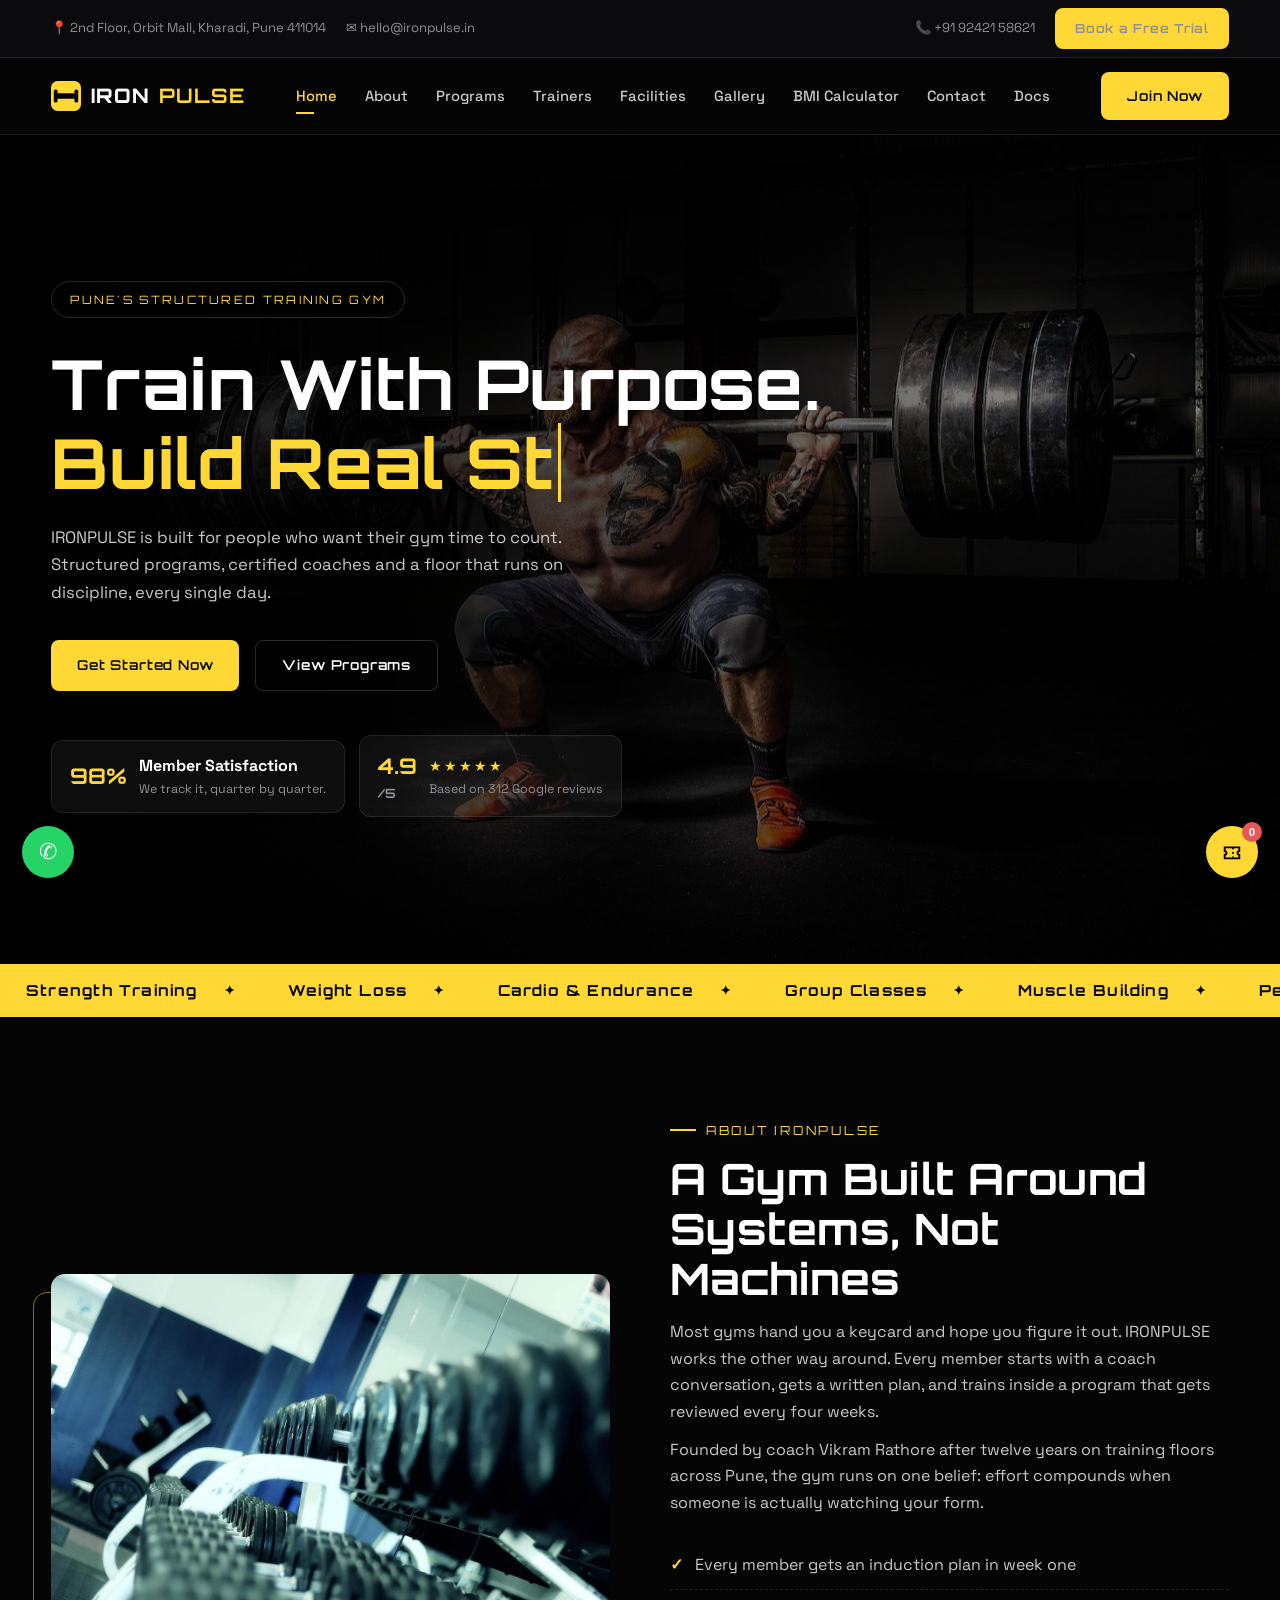
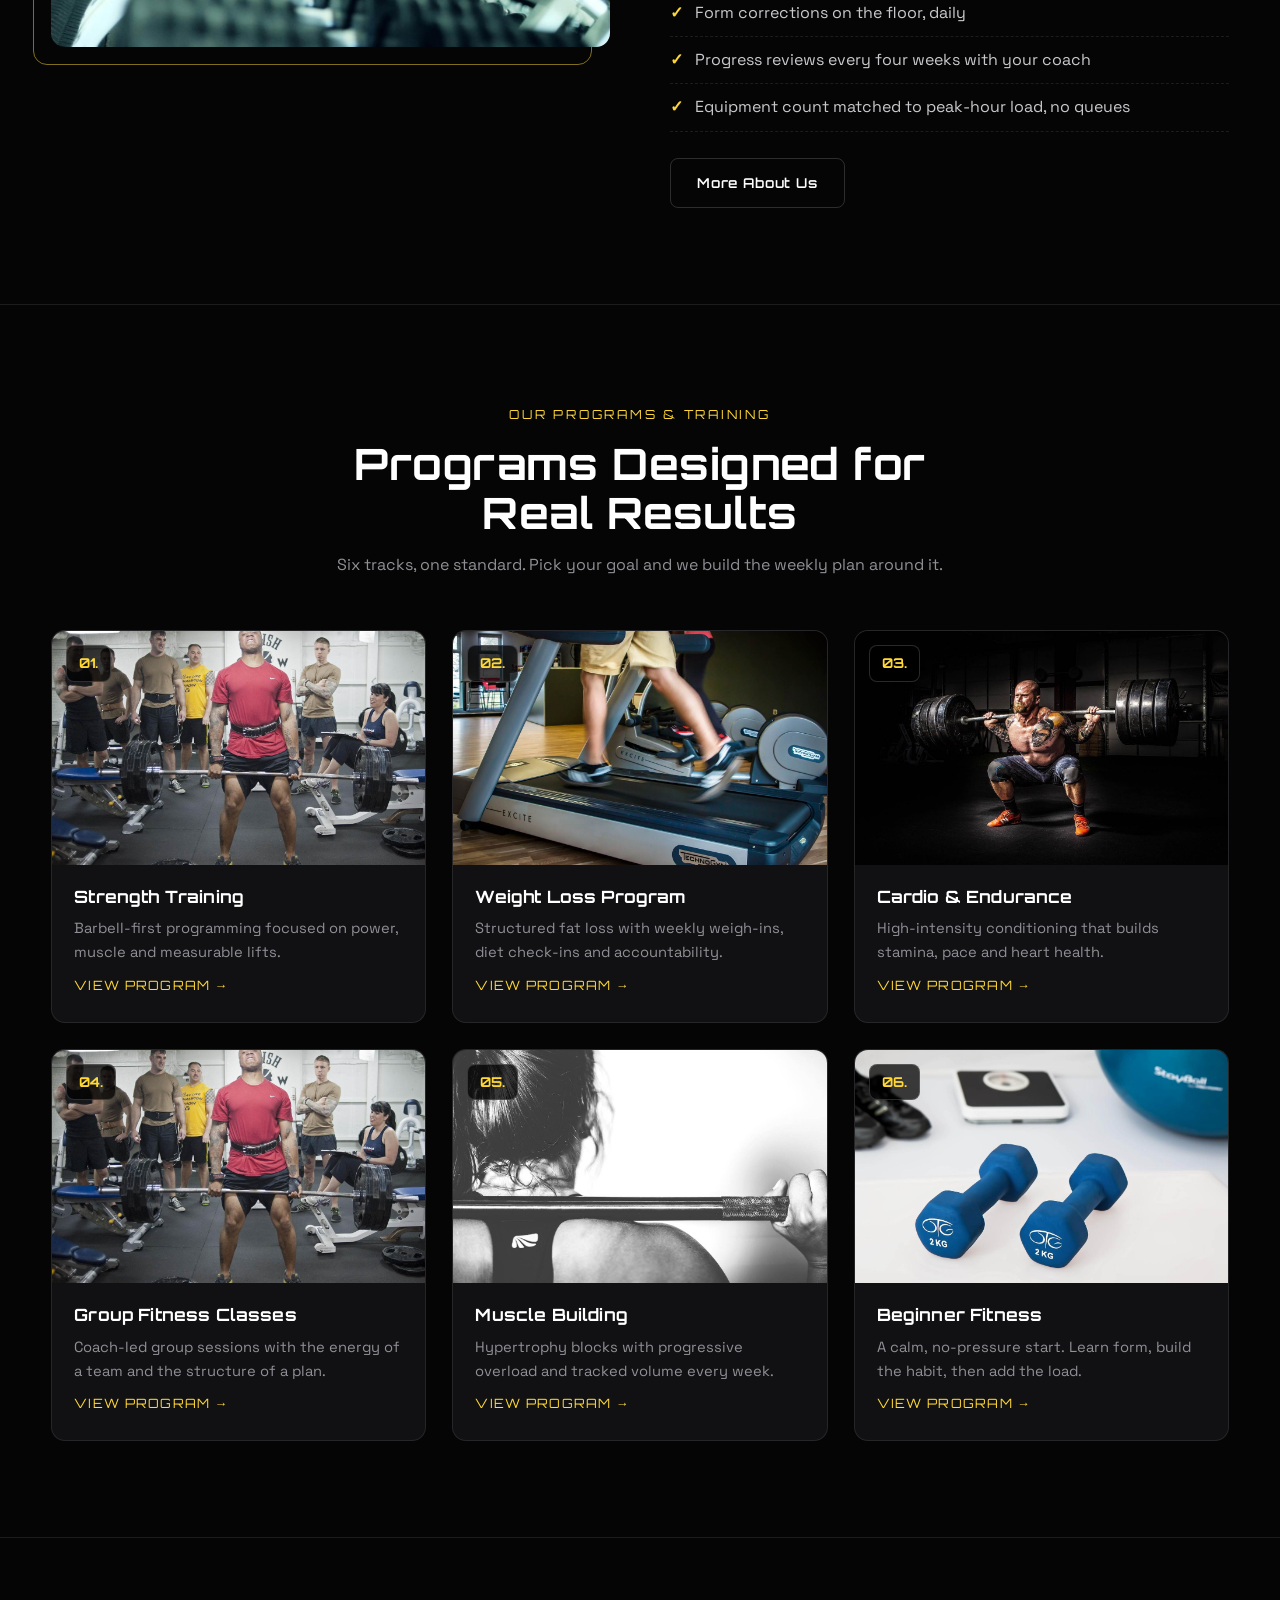
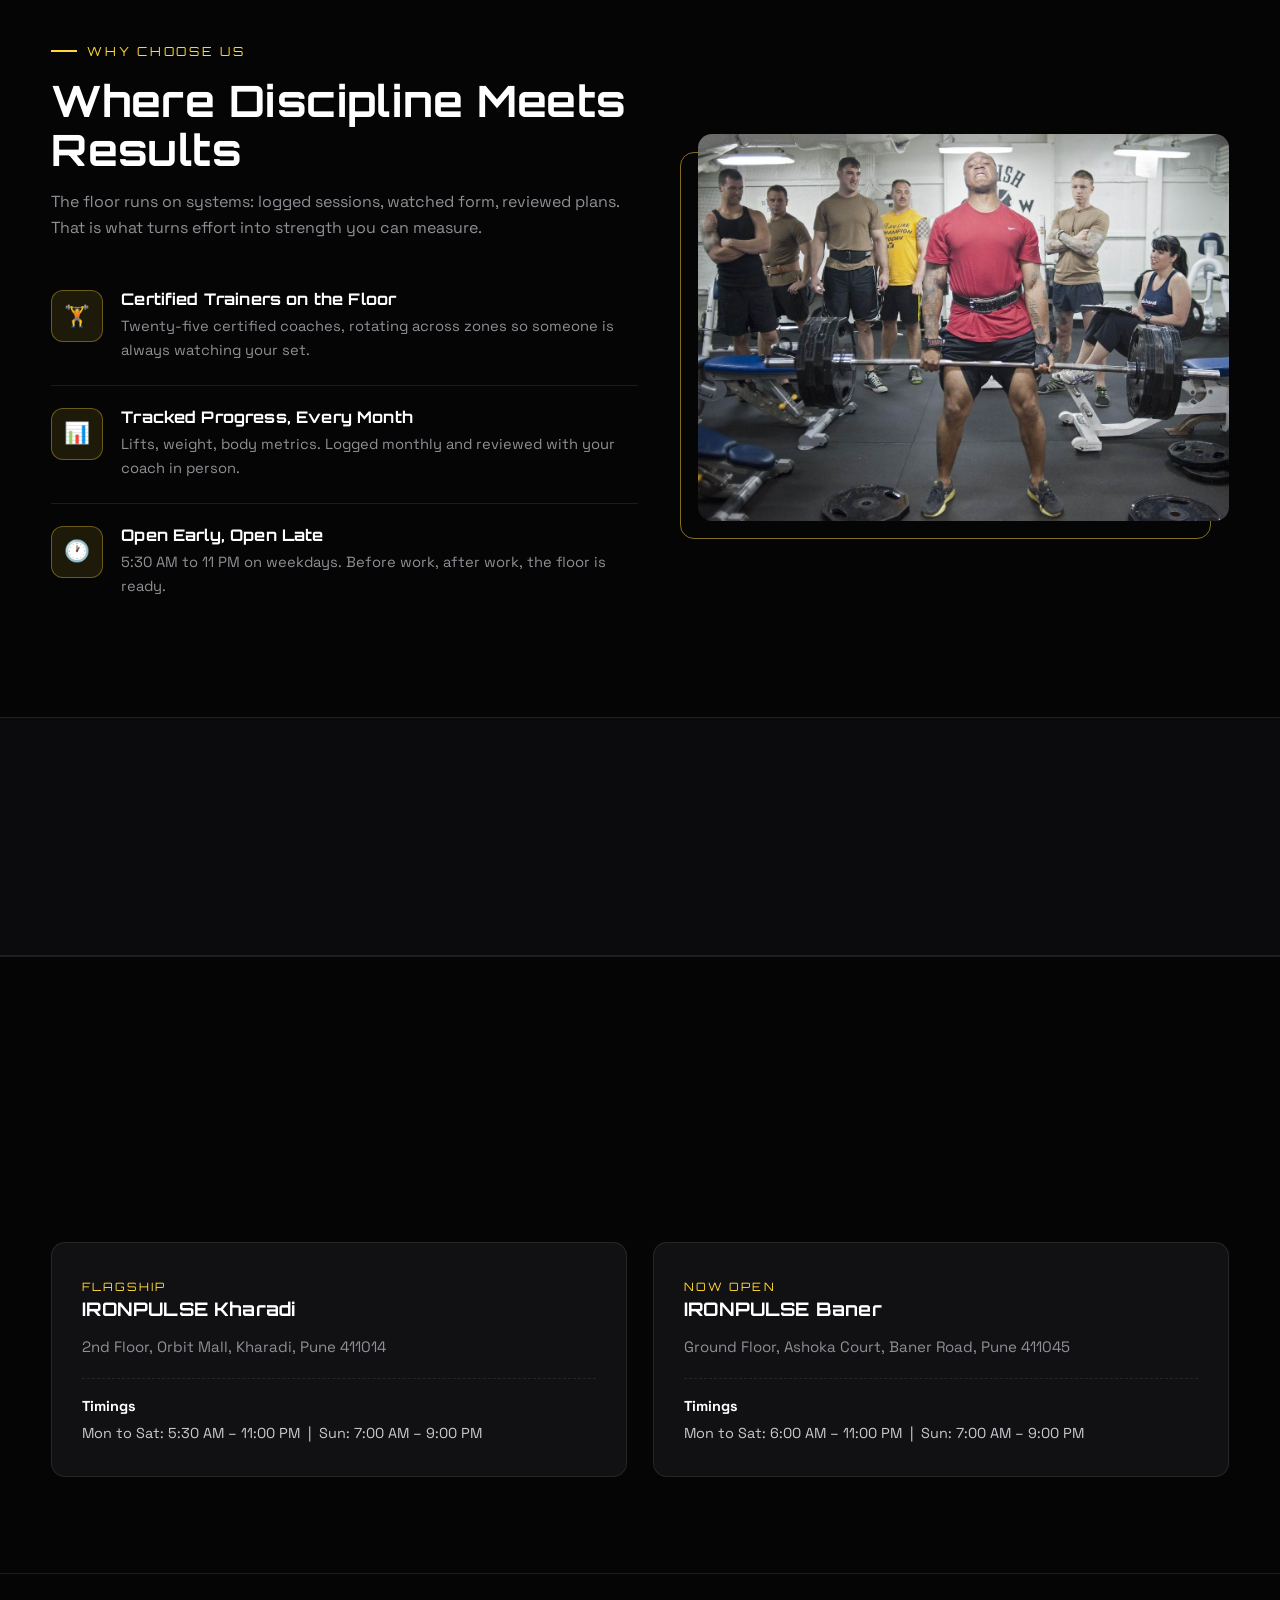
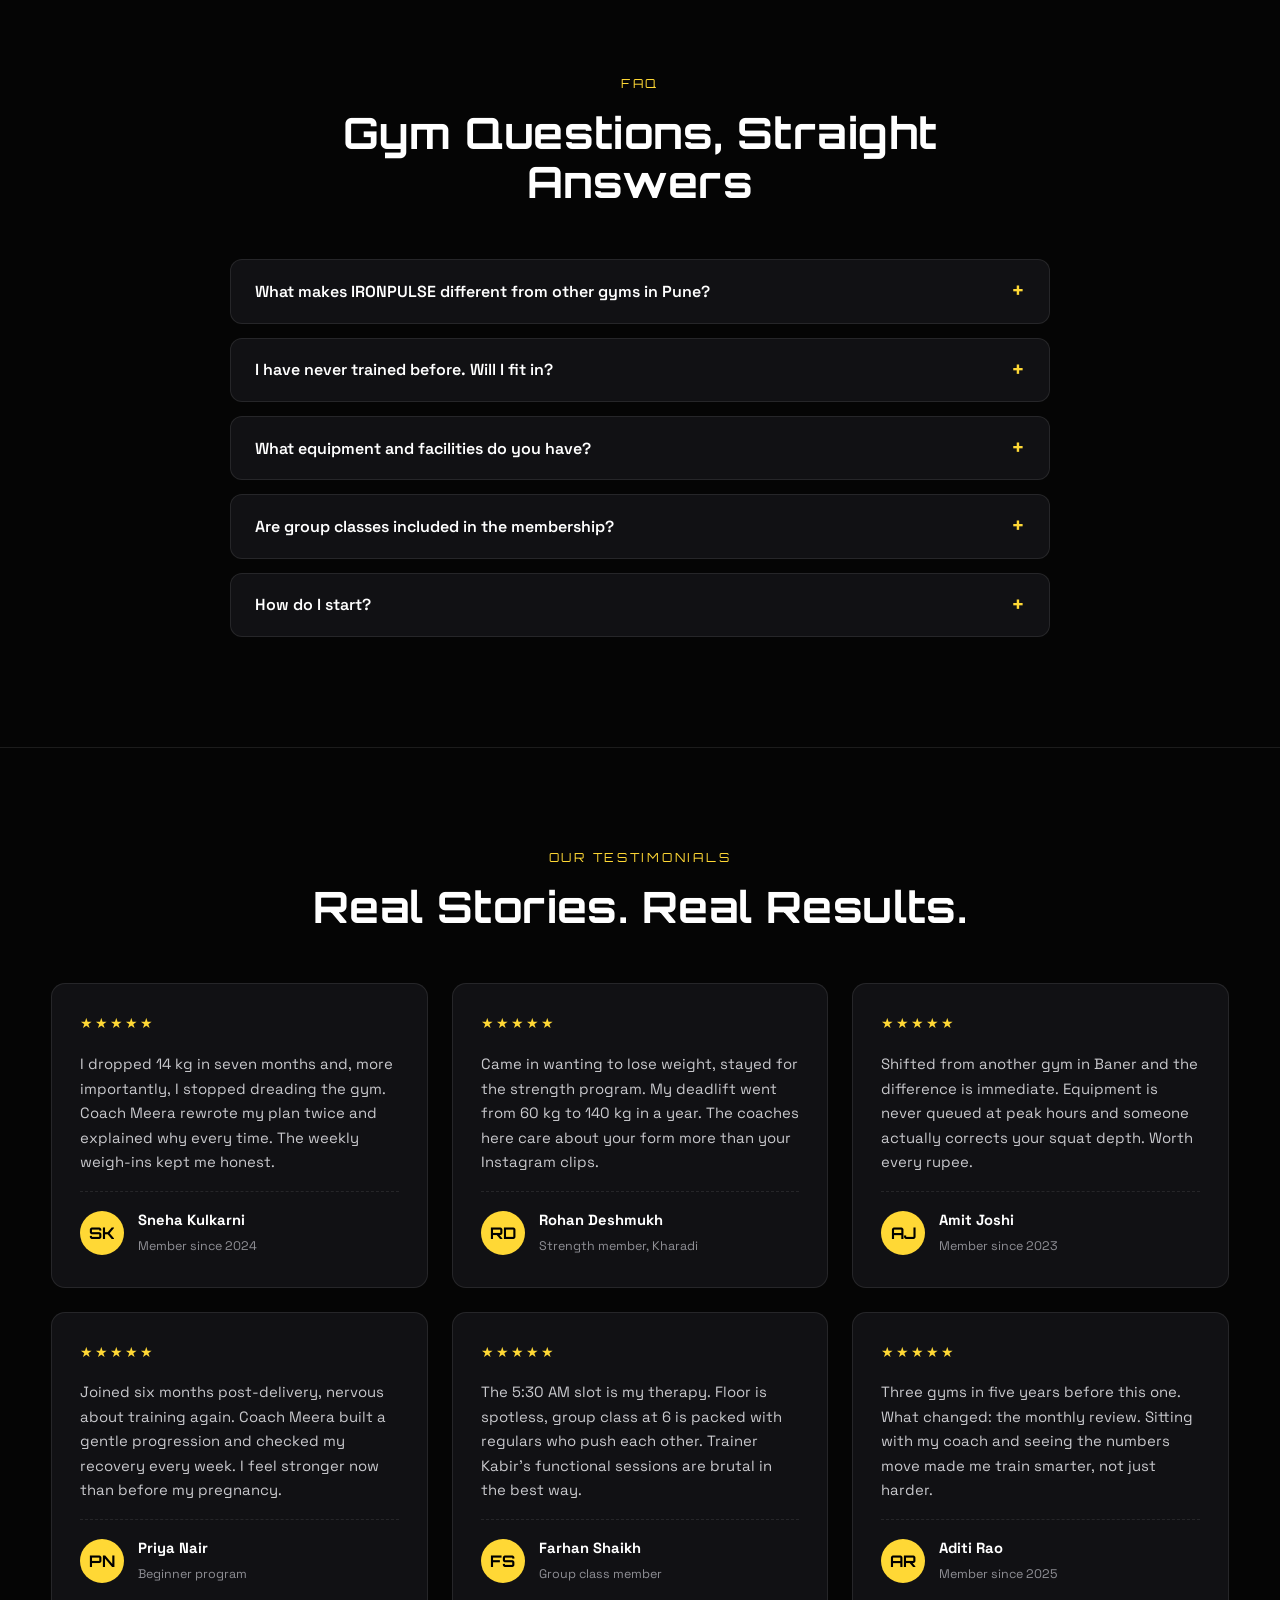
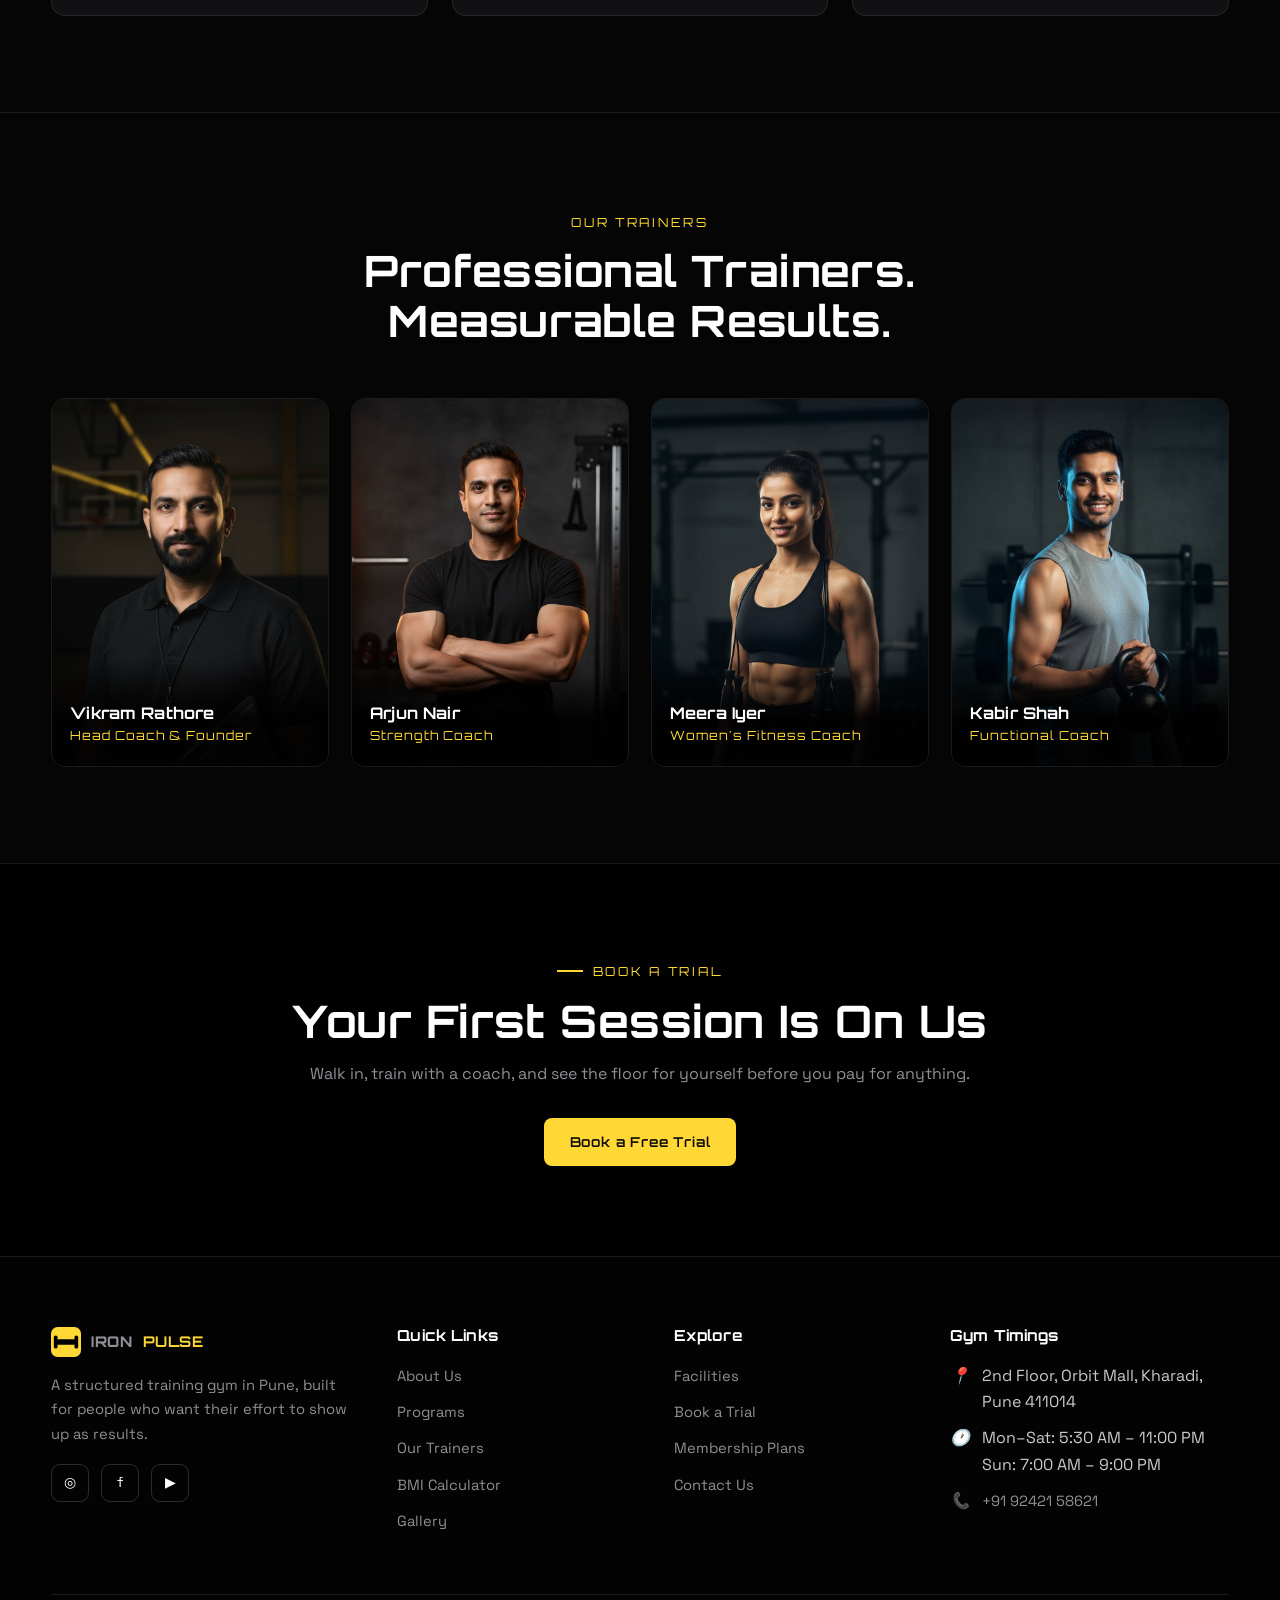
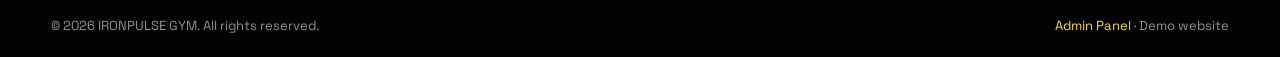
<file: index.html>
<!DOCTYPE html>
<html lang="en">
<head>
<meta charset="UTF-8">
<meta name="viewport" content="width=device-width, initial-scale=1.0">
<title>IRONPULSE Gym, Pune | Strength Training, Personal Coaching & Fitness Classes</title>
<meta name="description" content="IRONPULSE Gym in Kharadi, Pune. Structured strength training, personal coaching, cardio and group classes with certified trainers. Book a free trial session.">
<script type="application/ld+json">
{"@context":"https://schema.org","@type":"ExerciseGym","name":"IRONPULSE Gym","address":{"@type":"PostalAddress","streetAddress":"2nd Floor, Orbit Mall, Kharadi","addressLocality":"Pune","addressRegion":"Maharashtra","postalCode":"411014","addressCountry":"IN"},"telephone":"+91-9242158621","openingHours":["Mo-Sa 05:30-23:00","Su 07:00-21:00"],"priceRange":"₹₹"}
</script>
<link rel="preconnect" href="https://fonts.googleapis.com">
<link href="https://fonts.googleapis.com/css2?family=Orbitron:wght@600;700;800&family=Space+Grotesk:wght@400;500;600&display=swap" rel="stylesheet">
<link rel="stylesheet" href="assets/css/style.css">
<link rel="icon" href="data:image/svg+xml,<svg xmlns='http://www.w3.org/2000/svg' viewBox='0 0 32 32'><rect width='32' height='32' rx='7' fill='%23ffd835'/><rect x='6' y='13' width='20' height='6' rx='2' fill='%23000'/><rect x='3' y='9' width='4' height='14' rx='2' fill='%23000'/><rect x='25' y='9' width='4' height='14' rx='2' fill='%23000'/></svg>">
</head>
<body>

<div class="topbar">
  <div class="container topbar-in">
    <div class="tb-group hide-m">
      <span>📍 2nd Floor, Orbit Mall, Kharadi, Pune 411014</span>
      <a href="mailto:hello@ironpulse.in">✉ hello@ironpulse.in</a>
    </div>
    <div class="tb-group">
      <a href="tel:+919242158621">📞 +91 92421 58621</a>
      <a class="btn btn-y btn-sm" href="contact.html">Book a Free Trial</a>
    </div>
  </div>
</div>

<header class="site-head">
  <div class="container nav">
    <a class="logo" href="index.html">
      <svg class="logo-mark" viewBox="0 0 32 32"><rect width="32" height="32" rx="7" fill="#ffd835"/><rect x="6" y="13" width="20" height="6" rx="2" fill="#000"/><rect x="3" y="9" width="4" height="14" rx="2" fill="#000"/><rect x="25" y="9" width="4" height="14" rx="2" fill="#000"/></svg>
      IRON<b>PULSE</b>
    </a>
    <nav class="nav-links">
      <a href="index.html" class="active">Home</a>
      <a href="about.html">About</a>
      <a href="programs.html">Programs</a>
      <a href="trainers.html">Trainers</a>
      <a href="facilities.html">Facilities</a>
      <a href="gallery.html">Gallery</a>
      <a href="bmi.html">BMI Calculator</a>
      <a href="contact.html">Contact</a>
      <a href="docs/index.html">Docs</a>
    </nav>
    <a class="btn btn-y" href="contact.html">Join Now</a>
    <button class="burger" aria-label="Menu">☰</button>
  </div>
</header>

<section class="hero">
  <div class="container hero-in">
    <span class="hero-tag">Pune's structured training gym</span>
    <h1>Train With Purpose.<br><span class="tw"></span><span class="caret">&nbsp;</span></h1>
    <p>IRONPULSE is built for people who want their gym time to count. Structured programs, certified coaches and a floor that runs on discipline, every single day.</p>
    <div class="hero-cta">
      <a class="btn btn-y" href="contact.html">Get Started Now</a>
      <a class="btn btn-o" href="programs.html">View Programs</a>
    </div>
    <div class="hero-chip">
      <div class="rating-chip">
        <span class="num">98%</span>
        <span><b style="color:#fff">Member Satisfaction</b><small>We track it, quarter by quarter.</small></span>
      </div>
      <div class="rating-chip">
        <span class="num">4.9<small style="font-size:.8rem;color:var(--muted)">/5</small></span>
        <span><span class="stars">★★★★★</span><small>Based on 312 Google reviews</small></span>
      </div>
    </div>
  </div>
</section>

<div class="marquee">
  <div class="marquee-track">
    <span>Strength Training</span><span>Weight Loss</span><span>Cardio &amp; Endurance</span><span>Group Classes</span><span>Muscle Building</span><span>Personal Coaching</span><span>Functional Training</span>
    <span>Strength Training</span><span>Weight Loss</span><span>Cardio &amp; Endurance</span><span>Group Classes</span><span>Muscle Building</span><span>Personal Coaching</span><span>Functional Training</span>
  </div>
</div>

<section class="sec">
  <div class="container about-grid">
    <div class="about-img rv"><img src="assets/img/fac-weights.jpg" alt="IRONPULSE gym free weights floor" loading="lazy"></div>
    <div class="rv d1">
      <div class="sec-head" style="margin-bottom:0">
        <span class="kicker">About IRONPULSE</span>
        <h2>A Gym Built Around Systems, Not Machines</h2>
      </div>
      <p style="margin-top:16px">Most gyms hand you a keycard and hope you figure it out. IRONPULSE works the other way around. Every member starts with a coach conversation, gets a written plan, and trains inside a program that gets reviewed every four weeks.</p>
      <p style="margin-top:12px">Founded by coach Vikram Rathore after twelve years on training floors across Pune, the gym runs on one belief: effort compounds when someone is actually watching your form.</p>
      <ul class="check-list">
        <li>Every member gets an induction plan in week one</li>
        <li>Form corrections on the floor, daily</li>
        <li>Progress reviews every four weeks with your coach</li>
        <li>Equipment count matched to peak-hour load, no queues</li>
      </ul>
      <a class="btn btn-o" href="about.html">More About Us</a>
    </div>
  </div>
</section>

<section class="sec section-split">
  <div class="container">
    <div class="sec-head center rv"><span class="kicker">Our Programs &amp; Training</span><h2>Programs Designed for Real Results</h2><p>Six tracks, one standard. Pick your goal and we build the weekly plan around it.</p></div>
    <div class="prog-grid">
      <a class="prog-card rv" href="programs.html">
        <div class="thumb"><img src="assets/img/prog-strength2.jpg" alt="Strength training at IRONPULSE" loading="lazy"><span class="prog-num">01.</span></div>
        <div class="prog-body"><h3>Strength Training</h3><p>Barbell-first programming focused on power, muscle and measurable lifts.</p><span class="link-y">View Program →</span></div>
      </a>
      <a class="prog-card rv d1" href="programs.html">
        <div class="thumb"><img src="assets/img/prog-cardio.jpg" alt="Cardio zone at IRONPULSE" loading="lazy"><span class="prog-num">02.</span></div>
        <div class="prog-body"><h3>Weight Loss Program</h3><p>Structured fat loss with weekly weigh-ins, diet check-ins and accountability.</p><span class="link-y">View Program →</span></div>
      </a>
      <a class="prog-card rv d2" href="programs.html">
        <div class="thumb"><img src="assets/img/hero.jpg" alt="Endurance training at IRONPULSE" loading="lazy"><span class="prog-num">03.</span></div>
        <div class="prog-body"><h3>Cardio &amp; Endurance</h3><p>High-intensity conditioning that builds stamina, pace and heart health.</p><span class="link-y">View Program →</span></div>
      </a>
      <a class="prog-card rv" href="programs.html">
        <div class="thumb"><img src="assets/img/group.jpg" alt="Group training session at IRONPULSE" loading="lazy"><span class="prog-num">04.</span></div>
        <div class="prog-body"><h3>Group Fitness Classes</h3><p>Coach-led group sessions with the energy of a team and the structure of a plan.</p><span class="link-y">View Program →</span></div>
      </a>
      <a class="prog-card rv d1" href="programs.html">
        <div class="thumb"><img src="assets/img/prog-muscle.jpg" alt="Muscle building program at IRONPULSE" loading="lazy"><span class="prog-num">05.</span></div>
        <div class="prog-body"><h3>Muscle Building</h3><p>Hypertrophy blocks with progressive overload and tracked volume every week.</p><span class="link-y">View Program →</span></div>
      </a>
      <a class="prog-card rv d2" href="programs.html">
        <div class="thumb"><img src="assets/img/prog-begin.jpg" alt="Beginner fitness program at IRONPULSE" loading="lazy"><span class="prog-num">06.</span></div>
        <div class="prog-body"><h3>Beginner Fitness</h3><p>A calm, no-pressure start. Learn form, build the habit, then add the load.</p><span class="link-y">View Program →</span></div>
      </a>
    </div>
  </div>
</section>

<section class="sec section-split">
  <div class="container why-grid">
    <div class="rv">
      <div class="sec-head" style="margin-bottom:0">
        <span class="kicker">Why Choose Us</span>
        <h2>Where Discipline Meets Results</h2>
        <p style="margin-top:14px">The floor runs on systems: logged sessions, watched form, reviewed plans. That is what turns effort into strength you can measure.</p>
      </div>
      <div style="margin-top:26px">
        <div class="feature-li"><div class="f-ico">🏋️</div><div><h4>Certified Trainers on the Floor</h4><p>Twenty-five certified coaches, rotating across zones so someone is always watching your set.</p></div></div>
        <div class="feature-li"><div class="f-ico">📊</div><div><h4>Tracked Progress, Every Month</h4><p>Lifts, weight, body metrics. Logged monthly and reviewed with your coach in person.</p></div></div>
        <div class="feature-li"><div class="f-ico">🕐</div><div><h4>Open Early, Open Late</h4><p>5:30 AM to 11 PM on weekdays. Before work, after work, the floor is ready.</p></div></div>
      </div>
    </div>
    <div class="about-img rv d1"><img src="assets/img/prog-strength2.jpg" alt="Coached deadlift session at IRONPULSE" loading="lazy"></div>
  </div>
</section>

<section class="stats">
  <div class="container stats-grid">
    <div class="stat rv"><div class="n"><span data-n="12" data-s="+">0</span></div><p>Years of Training Experience</p></div>
    <div class="stat rv d1"><div class="n"><span data-n="4200" data-s="+">0</span></div><p>Members Trained</p></div>
    <div class="stat rv d2"><div class="n"><span data-n="25" data-s="+">0</span></div><p>Certified Trainers</p></div>
    <div class="stat rv d3"><div class="n"><span data-n="2">0</span></div><p>Branches in Pune</p></div>
  </div>
</section>

<section class="sec section-split">
  <div class="container">
    <div class="sec-head center rv"><span class="kicker">Our Locations</span><h2>Two Floors, Same Standard</h2></div>
    <div class="loc-grid">
      <div class="loc-card rv">
        <span class="tag">Flagship</span>
        <h3>IRONPULSE Kharadi</h3>
        <p>2nd Floor, Orbit Mall, Kharadi, Pune 411014</p>
        <div class="loc-time"><b>Timings</b>Mon to Sat: 5:30 AM – 11:00 PM &nbsp;|&nbsp; Sun: 7:00 AM – 9:00 PM</div>
      </div>
      <div class="loc-card rv d1">
        <span class="tag">Now Open</span>
        <h3>IRONPULSE Baner</h3>
        <p>Ground Floor, Ashoka Court, Baner Road, Pune 411045</p>
        <div class="loc-time"><b>Timings</b>Mon to Sat: 6:00 AM – 11:00 PM &nbsp;|&nbsp; Sun: 7:00 AM – 9:00 PM</div>
      </div>
    </div>
  </div>
</section>

<section class="sec section-split">
  <div class="container">
    <div class="sec-head center rv"><span class="kicker">FAQ</span><h2>Gym Questions, Straight Answers</h2></div>
    <div class="faq-wrap">
      <div class="faq rv"><button class="faq-q">What makes IRONPULSE different from other gyms in Pune?<span class="pm">+</span></button><div class="faq-a"><p>Programming and supervision. You get a written plan in week one, a coach who reviews it every four weeks, and a floor where form corrections happen daily instead of never.</p></div></div>
      <div class="faq rv"><button class="faq-q">I have never trained before. Will I fit in?<span class="pm">+</span></button><div class="faq-a"><p>Yes. The beginner track starts with movement basics and light loads, and your first two weeks are supervised at a slower pace. Nobody is thrown into the deep end here.</p></div></div>
      <div class="faq rv"><button class="faq-q">What equipment and facilities do you have?<span class="pm">+</span></button><div class="faq-a"><p>Full free-weight and plate-loaded zones, a cardio deck with treadmills and ellipticals, a functional turf area, a yoga room, steam and locker rooms. The equipment count is matched to peak-hour load.</p></div></div>
      <div class="faq rv"><button class="faq-q">Are group classes included in the membership?<span class="pm">+</span></button><div class="faq-a"><p>All standard memberships include group classes. Personal training is booked separately with the coach of your choice.</p></div></div>
      <div class="faq rv"><button class="faq-q">How do I start?<span class="pm">+</span></button><div class="faq-a"><p>Book a free trial session. You will train, meet a coach, and get a plan recommendation the same day. No sales pitch in the middle of your workout.</p></div></div>
    </div>
  </div>
</section>

<section class="sec section-split">
  <div class="container">
    <div class="sec-head center rv"><span class="kicker">Our Testimonials</span><h2>Real Stories. Real Results.</h2></div>
    <div class="tst-grid">
      <div class="tst-card rv"><span class="stars">★★★★★</span><p>I dropped 14 kg in seven months and, more importantly, I stopped dreading the gym. Coach Meera rewrote my plan twice and explained why every time. The weekly weigh-ins kept me honest.</p><div class="tst-who"><div class="av">SK</div><div><b>Sneha Kulkarni</b><small>Member since 2024</small></div></div></div>
      <div class="tst-card rv d1"><span class="stars">★★★★★</span><p>Came in wanting to lose weight, stayed for the strength program. My deadlift went from 60 kg to 140 kg in a year. The coaches here care about your form more than your Instagram clips.</p><div class="tst-who"><div class="av">RD</div><div><b>Rohan Deshmukh</b><small>Strength member, Kharadi</small></div></div></div>
      <div class="tst-card rv d2"><span class="stars">★★★★★</span><p>Shifted from another gym in Baner and the difference is immediate. Equipment is never queued at peak hours and someone actually corrects your squat depth. Worth every rupee.</p><div class="tst-who"><div class="av">AJ</div><div><b>Amit Joshi</b><small>Member since 2023</small></div></div></div>
      <div class="tst-card rv"><span class="stars">★★★★★</span><p>Joined six months post-delivery, nervous about training again. Coach Meera built a gentle progression and checked my recovery every week. I feel stronger now than before my pregnancy.</p><div class="tst-who"><div class="av">PN</div><div><b>Priya Nair</b><small>Beginner program</small></div></div></div>
      <div class="tst-card rv d1"><span class="stars">★★★★★</span><p>The 5:30 AM slot is my therapy. Floor is spotless, group class at 6 is packed with regulars who push each other. Trainer Kabir's functional sessions are brutal in the best way.</p><div class="tst-who"><div class="av">FS</div><div><b>Farhan Shaikh</b><small>Group class member</small></div></div></div>
      <div class="tst-card rv d2"><span class="stars">★★★★★</span><p>Three gyms in five years before this one. What changed: the monthly review. Sitting with my coach and seeing the numbers move made me train smarter, not just harder.</p><div class="tst-who"><div class="av">AR</div><div><b>Aditi Rao</b><small>Member since 2025</small></div></div></div>
    </div>
  </div>
</section>

<section class="sec section-split">
  <div class="container">
    <div class="sec-head center rv"><span class="kicker">Our Trainers</span><h2>Professional Trainers. Measurable Results.</h2></div>
    <div class="tr-grid">
      <div class="tr-card rv"><img src="assets/img/trainer-vikram.jpg" alt="Vikram Rathore, Head Coach at IRONPULSE" loading="lazy"><div class="tr-info"><h4>Vikram Rathore</h4><span>Head Coach &amp; Founder</span></div></div>
      <div class="tr-card rv d1"><img src="assets/img/trainer-arjun.jpg" alt="Arjun Nair, Strength Coach at IRONPULSE" loading="lazy"><div class="tr-info"><h4>Arjun Nair</h4><span>Strength Coach</span></div></div>
      <div class="tr-card rv d2"><img src="assets/img/trainer-meera.jpg" alt="Meera Iyer, Women's Fitness Coach at IRONPULSE" loading="lazy"><div class="tr-info"><h4>Meera Iyer</h4><span>Women's Fitness Coach</span></div></div>
      <div class="tr-card rv d3"><img src="assets/img/trainer-kabir.jpg" alt="Kabir Shah, Functional Training Coach at IRONPULSE" loading="lazy"><div class="tr-info"><h4>Kabir Shah</h4><span>Functional Coach</span></div></div>
    </div>
  </div>
</section>

<section class="cta-band">
  <div class="container rv">
    <span class="kicker" style="display:inline-flex">Book a Trial</span>
    <h2>Your First Session Is On Us</h2>
    <p>Walk in, train with a coach, and see the floor for yourself before you pay for anything.</p>
    <a class="btn btn-y" href="contact.html">Book a Free Trial</a>
  </div>
</section>

<footer>
  <div class="container">
    <div class="foot-grid">
      <div>
        <a class="logo" href="index.html" style="margin-bottom:16px">
          <svg class="logo-mark" viewBox="0 0 32 32"><rect width="32" height="32" rx="7" fill="#ffd835"/><rect x="6" y="13" width="20" height="6" rx="2" fill="#000"/><rect x="3" y="9" width="4" height="14" rx="2" fill="#000"/><rect x="25" y="9" width="4" height="14" rx="2" fill="#000"/></svg>
          IRON<b>PULSE</b>
        </a>
        <p>A structured training gym in Pune, built for people who want their effort to show up as results.</p>
        <div class="soc">
          <a href="#" aria-label="Instagram">◎</a><a href="#" aria-label="Facebook">f</a><a href="#" aria-label="YouTube">▶</a>
        </div>
      </div>
      <div>
        <h4>Quick Links</h4>
        <ul>
          <li><a href="about.html">About Us</a></li>
          <li><a href="programs.html">Programs</a></li>
          <li><a href="trainers.html">Our Trainers</a></li>
          <li><a href="bmi.html">BMI Calculator</a></li>
          <li><a href="gallery.html">Gallery</a></li>
        </ul>
      </div>
      <div>
        <h4>Explore</h4>
        <ul>
          <li><a href="facilities.html">Facilities</a></li>
          <li><a href="contact.html">Book a Trial</a></li>
          <li><a href="contact.html">Membership Plans</a></li>
          <li><a href="contact.html">Contact Us</a></li>
        </ul>
      </div>
      <div>
        <h4>Gym Timings</h4>
        <ul class="foot-contact">
          <li><i>📍</i><span>2nd Floor, Orbit Mall, Kharadi, Pune 411014</span></li>
          <li><i>🕐</i><span>Mon–Sat: 5:30 AM – 11:00 PM<br>Sun: 7:00 AM – 9:00 PM</span></li>
          <li><i>📞</i><span><a href="tel:+919242158621">+91 92421 58621</a></span></li>
        </ul>
      </div>
    </div>
    <div class="foot-bottom">
      <span>© 2026 IRONPULSE GYM. All rights reserved.</span>
      <span><a href="admin.html" style="color:var(--yellow)">Admin Panel</a> &middot; Demo website</span>
    </div>
  </div>
</footer>

<a class="wa-float" href="https://wa.me/919242158621?text=Hi%20IRONPULSE%20Gym!%20I%20want%20to%20book%20a%20free%20trial." aria-label="WhatsApp">✆</a>
<button class="to-top" aria-label="Back to top">↑</button>
<script src="assets/js/store.js"></script><script src="assets/js/main.js"></script>
</body>
</html>
</file>
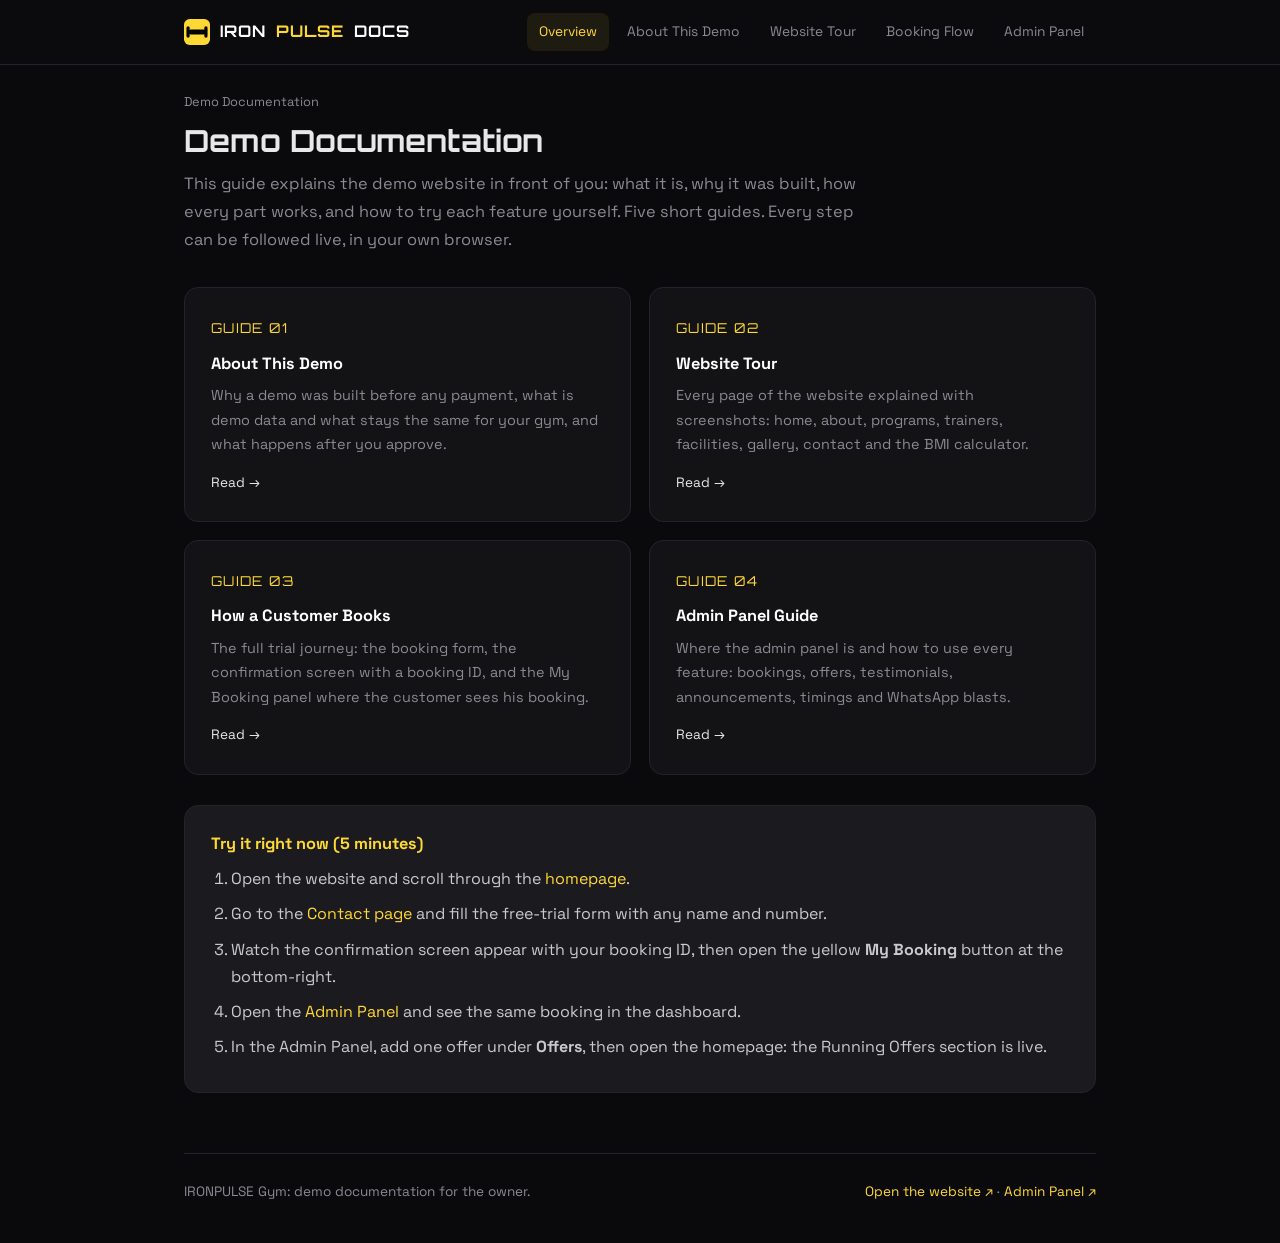
<file: docs/index.html>
<!DOCTYPE html>
<html lang="en">
<head>
<meta charset="UTF-8">
<meta name="viewport" content="width=device-width, initial-scale=1.0">
<title>Demo Documentation | IRONPULSE Demo Documentation</title>
<link rel="preconnect" href="https://fonts.googleapis.com">
<link href="https://fonts.googleapis.com/css2?family=Orbitron:wght@600;700;800&family=Space+Grotesk:wght@400;500;600&display=swap" rel="stylesheet">
<link rel="stylesheet" href="docs.css">
</head>
<body>
<header class="d-head"><div class="wrap"><a class="d-logo" href="index.html"><svg viewBox="0 0 32 32"><rect width="32" height="32" rx="7" fill="#ffd835"/><rect x="6" y="13" width="20" height="6" rx="2" fill="#000"/><rect x="3" y="9" width="4" height="14" rx="2" fill="#000"/><rect x="25" y="9" width="4" height="14" rx="2" fill="#000"/></svg>IRON<b>PULSE</b> DOCS</a><nav class="d-nav"><a href="index.html" class="on">Overview</a><a href="about-demo.html">About This Demo</a><a href="website-tour.html">Website Tour</a><a href="booking-guide.html">Booking Flow</a><a href="admin-guide.html">Admin Panel</a></nav></div></header>
<div class="wrap">
<p class="crumb">Demo Documentation</p>
<h1 class="doc-title">Demo Documentation</h1>
<p class="doc-lead">This guide explains the demo website in front of you: what it is, why it was built, how every part works, and how to try each feature yourself. Five short guides. Every step can be followed live, in your own browser.</p>

<div class="d-cards">
<a class="d-card" href="about-demo.html"><span class="n">GUIDE 01</span><h3>About This Demo</h3><p>Why a demo was built before any payment, what is demo data and what stays the same for your gym, and what happens after you approve.</p><span class="go">Read →</span></a>
<a class="d-card" href="website-tour.html"><span class="n">GUIDE 02</span><h3>Website Tour</h3><p>Every page of the website explained with screenshots: home, about, programs, trainers, facilities, gallery, contact and the BMI calculator.</p><span class="go">Read →</span></a>
<a class="d-card" href="booking-guide.html"><span class="n">GUIDE 03</span><h3>How a Customer Books</h3><p>The full trial journey: the booking form, the confirmation screen with a booking ID, and the My Booking panel where the customer sees his booking.</p><span class="go">Read →</span></a>
<a class="d-card" href="admin-guide.html"><span class="n">GUIDE 04</span><h3>Admin Panel Guide</h3><p>Where the admin panel is and how to use every feature: bookings, offers, testimonials, announcements, timings and WhatsApp blasts.</p><span class="go">Read →</span></a>
</div>

<div class="quick">
<h3>Try it right now (5 minutes)</h3>
<ol class="quick-steps">
<li>Open the website and scroll through the <a href="https://badu10m-code.github.io/ironpulse-demo/">homepage</a>.</li>
<li>Go to the <a href="https://badu10m-code.github.io/ironpulse-demo/contact.html">Contact page</a> and fill the free-trial form with any name and number.</li>
<li>Watch the confirmation screen appear with your booking ID, then open the yellow <b>My Booking</b> button at the bottom-right.</li>
<li>Open the <a href="https://badu10m-code.github.io/ironpulse-demo/admin.html">Admin Panel</a> and see the same booking in the dashboard.</li>
<li>In the Admin Panel, add one offer under <b>Offers</b>, then open the homepage: the Running Offers section is live.</li>
</ol>
</div>
<footer class="d-foot"><span>IRONPULSE Gym: demo documentation for the owner.</span><span><a href="https://badu10m-code.github.io/ironpulse-demo/">Open the website ↗</a> · <a href="https://badu10m-code.github.io/ironpulse-demo/admin.html">Admin Panel ↗</a></span></footer>
</div>
</body>
</html>
</file>
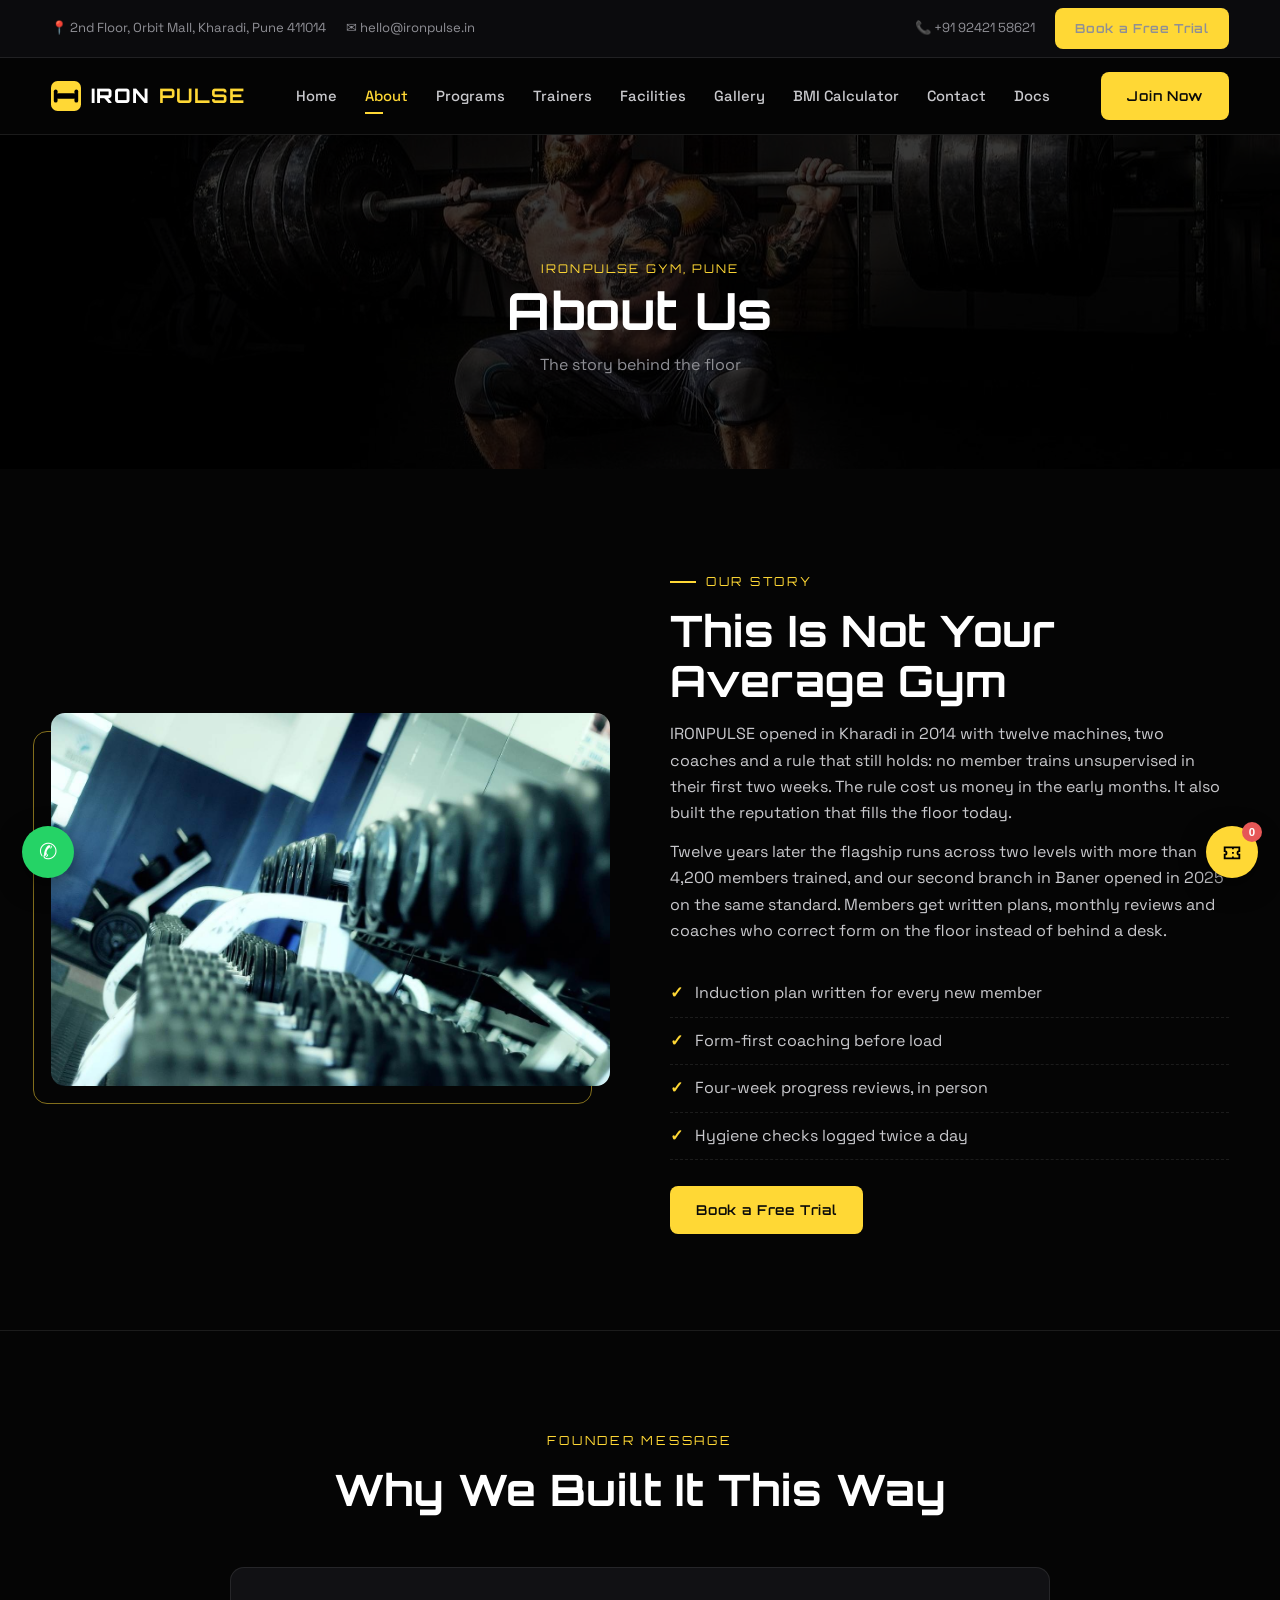
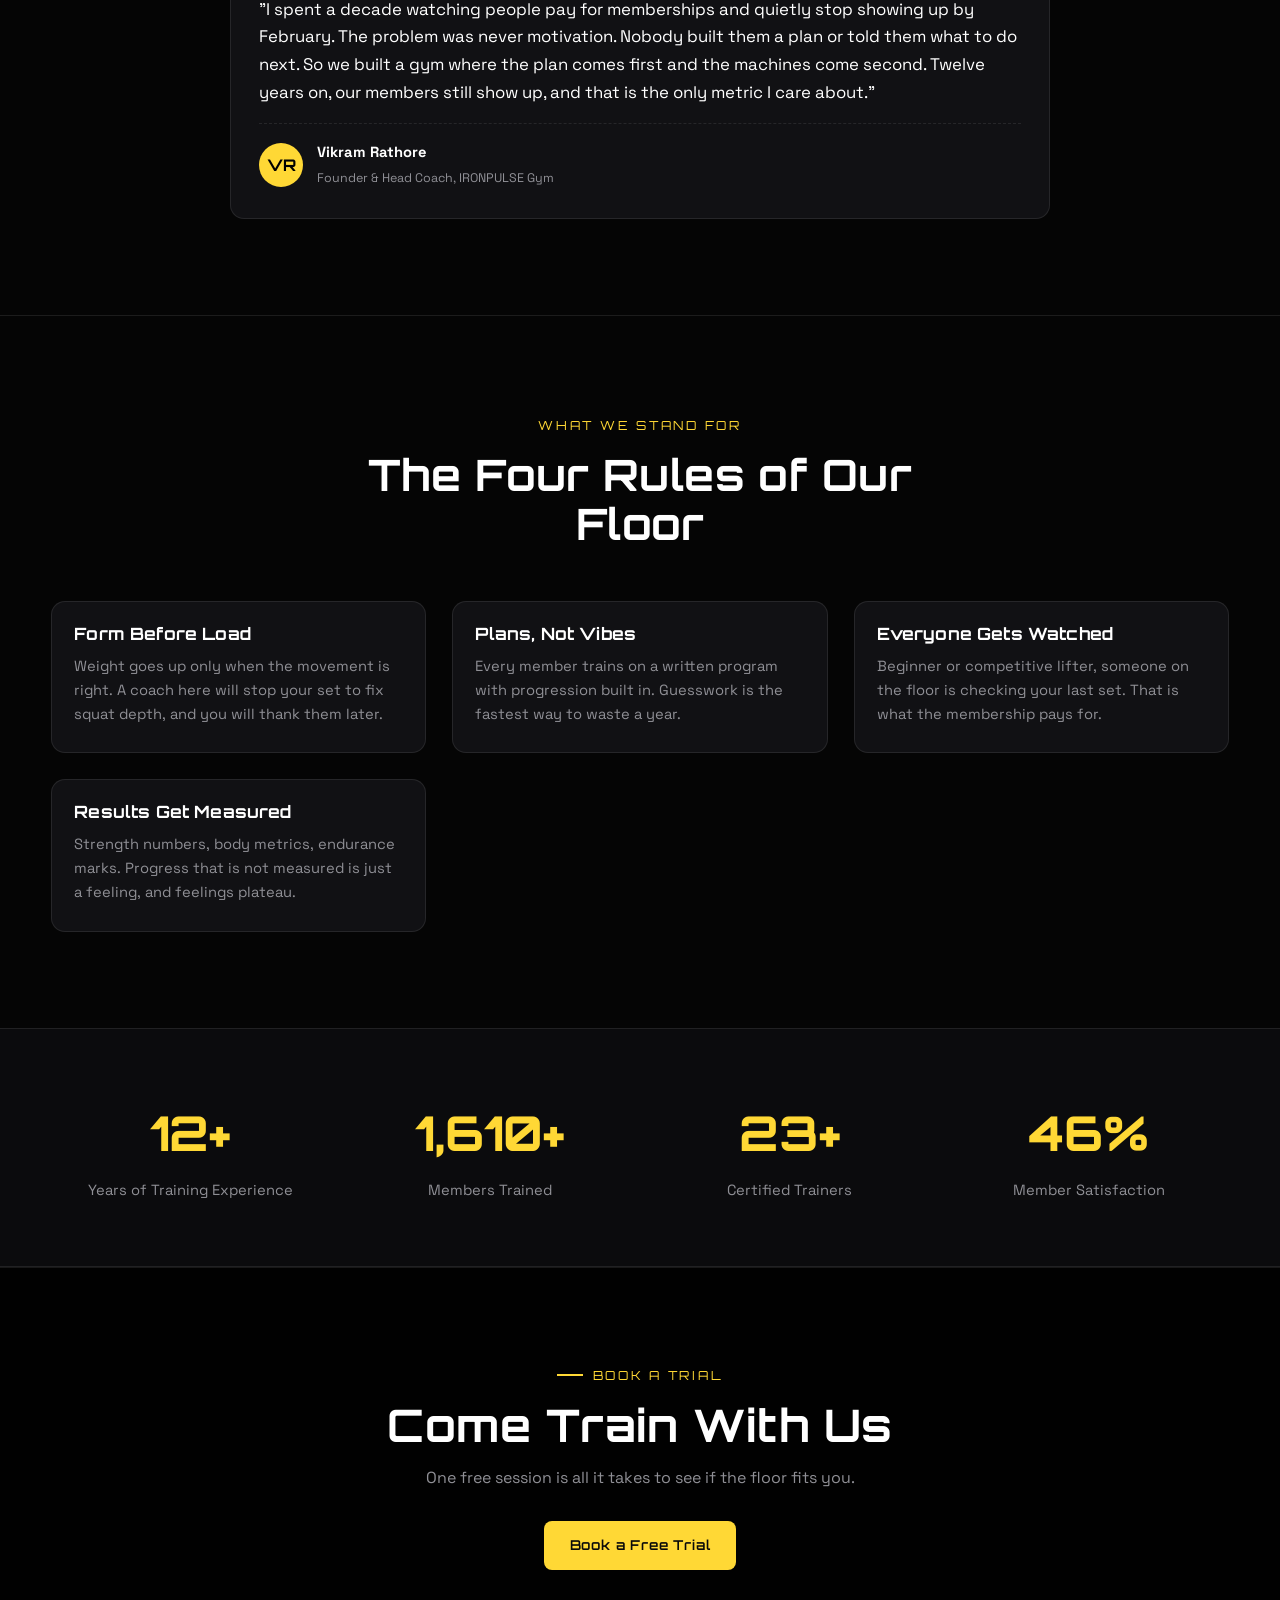
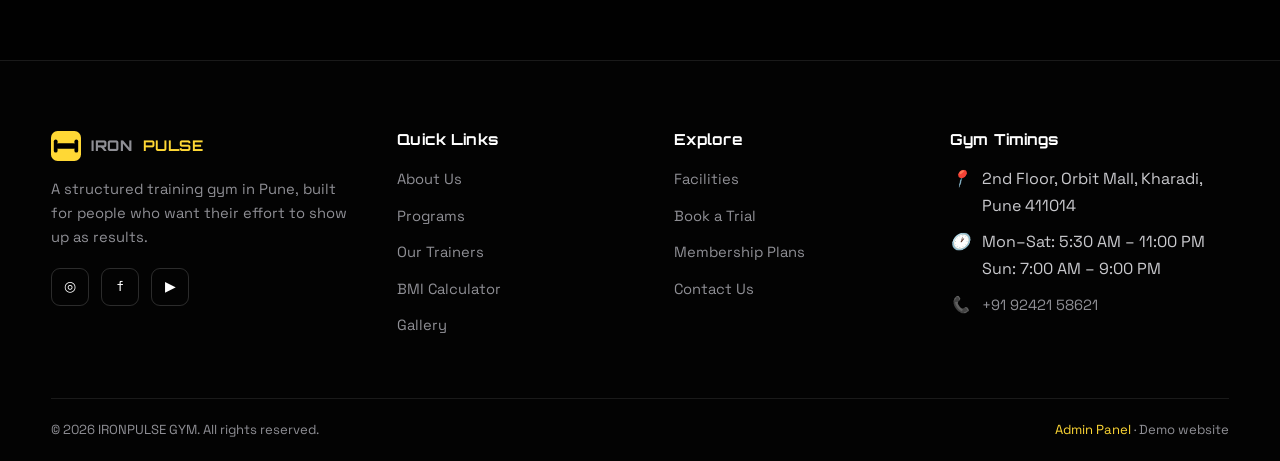
<file: about.html>
<!DOCTYPE html>
<html lang="en">
<head>
<meta charset="UTF-8">
<meta name="viewport" content="width=device-width, initial-scale=1.0">
<title>About IRONPULSE Gym, Pune | Our Story, Coaches & Training Philosophy</title>
<meta name="description" content="Who we are: a structured training gym in Kharadi and Baner, Pune. Our story, our coaches and how members train here.">
<link rel="preconnect" href="https://fonts.googleapis.com">
<link href="https://fonts.googleapis.com/css2?family=Orbitron:wght@600;700;800&family=Space+Grotesk:wght@400;500;600&display=swap" rel="stylesheet">
<link rel="stylesheet" href="assets/css/style.css">
<link rel="icon" href="data:image/svg+xml,<svg xmlns='http://www.w3.org/2000/svg' viewBox='0 0 32 32'><rect width='32' height='32' rx='7' fill='%23ffd835'/><rect x='6' y='13' width='20' height='6' rx='2' fill='%23000'/><rect x='3' y='9' width='4' height='14' rx='2' fill='%23000'/><rect x='25' y='9' width='4' height='14' rx='2' fill='%23000'/></svg>">
</head>
<body>
<div class="topbar"><div class="container topbar-in">
<div class="tb-group hide-m"><span>📍 2nd Floor, Orbit Mall, Kharadi, Pune 411014</span><a href="mailto:hello@ironpulse.in">✉ hello@ironpulse.in</a></div>
<div class="tb-group"><a href="tel:+919242158621">📞 +91 92421 58621</a><a class="btn btn-y btn-sm" href="contact.html">Book a Free Trial</a></div>
</div></div>
<header class="site-head"><div class="container nav">
<a class="logo" href="index.html"><svg class="logo-mark" viewBox="0 0 32 32"><rect width="32" height="32" rx="7" fill="#ffd835"/><rect x="6" y="13" width="20" height="6" rx="2" fill="#000"/><rect x="3" y="9" width="4" height="14" rx="2" fill="#000"/><rect x="25" y="9" width="4" height="14" rx="2" fill="#000"/></svg>IRON<b>PULSE</b></a>
<nav class="nav-links"><a href="index.html" class="">Home</a><a href="about.html" class="active">About</a><a href="programs.html" class="">Programs</a><a href="trainers.html" class="">Trainers</a><a href="facilities.html" class="">Facilities</a><a href="gallery.html" class="">Gallery</a><a href="bmi.html" class="">BMI Calculator</a><a href="contact.html" class="">Contact</a><a href="docs/index.html">Docs</a></nav>
<a class="btn btn-y" href="contact.html">Join Now</a>
<button class="burger" aria-label="Menu">☰</button>
</div></header><section class="page-hero"><div class="container"><span class="crumb">IRONPULSE GYM, PUNE</span><h1>About Us</h1><p>The story behind the floor</p></div></section>
<section class="sec"><div class="container about-grid">
<div class="about-img rv"><img src="assets/img/fac-weights.jpg" alt="IRONPULSE training floor" loading="lazy"></div>
<div class="rv d1">
<div class="sec-head" style="margin-bottom:0"><span class="kicker">Our Story</span><h2>This Is Not Your Average Gym</h2></div>
<p style="margin-top:16px">IRONPULSE opened in Kharadi in 2014 with twelve machines, two coaches and a rule that still holds: no member trains unsupervised in their first two weeks. The rule cost us money in the early months. It also built the reputation that fills the floor today.</p>
<p style="margin-top:12px">Twelve years later the flagship runs across two levels with more than 4,200 members trained, and our second branch in Baner opened in 2025 on the same standard. Members get written plans, monthly reviews and coaches who correct form on the floor instead of behind a desk.</p>
<ul class="check-list">
<li>Induction plan written for every new member</li>
<li>Form-first coaching before load</li>
<li>Four-week progress reviews, in person</li>
<li>Hygiene checks logged twice a day</li>
</ul>
<a class="btn btn-y" href="contact.html">Book a Free Trial</a>
</div>
</div></section>

<section class="sec section-split"><div class="container">
<div class="sec-head center rv"><span class="kicker">Founder Message</span><h2>Why We Built It This Way</h2></div>
<div class="tst-card rv" style="max-width:820px;margin:0 auto">
<p style="font-size:1.05rem;color:#fff">"I spent a decade watching people pay for memberships and quietly stop showing up by February. The problem was never motivation. Nobody built them a plan or told them what to do next. So we built a gym where the plan comes first and the machines come second. Twelve years on, our members still show up, and that is the only metric I care about."</p>
<div class="tst-who"><div class="av">VR</div><div><b>Vikram Rathore</b><small>Founder &amp; Head Coach, IRONPULSE Gym</small></div></div>
</div>
</div></section>

<section class="sec section-split"><div class="container">
<div class="sec-head center rv"><span class="kicker">What We Stand For</span><h2>The Four Rules of Our Floor</h2></div>
<div class="prog-grid">
<div class="prog-card rv"><div class="prog-body"><h3>Form Before Load</h3><p>Weight goes up only when the movement is right. A coach here will stop your set to fix squat depth, and you will thank them later.</p></div></div>
<div class="prog-card rv d1"><div class="prog-body"><h3>Plans, Not Vibes</h3><p>Every member trains on a written program with progression built in. Guesswork is the fastest way to waste a year.</p></div></div>
<div class="prog-card rv d2"><div class="prog-body"><h3>Everyone Gets Watched</h3><p>Beginner or competitive lifter, someone on the floor is checking your last set. That is what the membership pays for.</p></div></div>
<div class="prog-card rv d3"><div class="prog-body"><h3>Results Get Measured</h3><p>Strength numbers, body metrics, endurance marks. Progress that is not measured is just a feeling, and feelings plateau.</p></div></div>
</div>
</div></section>

<section class="stats"><div class="container stats-grid">
<div class="stat rv"><div class="n"><span data-n="12" data-s="+">0</span></div><p>Years of Training Experience</p></div>
<div class="stat rv d1"><div class="n"><span data-n="4200" data-s="+">0</span></div><p>Members Trained</p></div>
<div class="stat rv d2"><div class="n"><span data-n="25" data-s="+">0</span></div><p>Certified Trainers</p></div>
<div class="stat rv d3"><div class="n"><span data-n="98" data-s="%">0</span></div><p>Member Satisfaction</p></div>
</div></section>
<section class="cta-band"><div class="container rv"><span class="kicker" style="display:inline-flex">Book a Trial</span><h2>Come Train With Us</h2><p>One free session is all it takes to see if the floor fits you.</p><a class="btn btn-y" href="contact.html">Book a Free Trial</a></div></section><footer><div class="container"><div class="foot-grid">
<div><a class="logo" href="index.html" style="margin-bottom:16px"><svg class="logo-mark" viewBox="0 0 32 32"><rect width="32" height="32" rx="7" fill="#ffd835"/><rect x="6" y="13" width="20" height="6" rx="2" fill="#000"/><rect x="3" y="9" width="4" height="14" rx="2" fill="#000"/><rect x="25" y="9" width="4" height="14" rx="2" fill="#000"/></svg>IRON<b>PULSE</b></a>
<p>A structured training gym in Pune, built for people who want their effort to show up as results.</p>
<div class="soc"><a href="#" aria-label="Instagram">◎</a><a href="#" aria-label="Facebook">f</a><a href="#" aria-label="YouTube">▶</a></div></div>
<div><h4>Quick Links</h4><ul><li><a href="about.html">About Us</a></li><li><a href="programs.html">Programs</a></li><li><a href="trainers.html">Our Trainers</a></li><li><a href="bmi.html">BMI Calculator</a></li><li><a href="gallery.html">Gallery</a></li></ul></div>
<div><h4>Explore</h4><ul><li><a href="facilities.html">Facilities</a></li><li><a href="contact.html">Book a Trial</a></li><li><a href="contact.html">Membership Plans</a></li><li><a href="contact.html">Contact Us</a></li></ul></div>
<div><h4>Gym Timings</h4><ul class="foot-contact">
<li><i>📍</i><span>2nd Floor, Orbit Mall, Kharadi, Pune 411014</span></li>
<li><i>🕐</i><span>Mon–Sat: 5:30 AM – 11:00 PM<br>Sun: 7:00 AM – 9:00 PM</span></li>
<li><i>📞</i><span><a href="tel:+919242158621">+91 92421 58621</a></span></li></ul></div>
</div><div class="foot-bottom"><span>© 2026 IRONPULSE GYM. All rights reserved.</span><span><a href="admin.html" style="color:var(--yellow)">Admin Panel</a> &middot; Demo website</span></div></div></footer>
<a class="wa-float" href="https://wa.me/919242158621?text=Hi%20IRONPULSE%20Gym!%20I%20want%20to%20book%20a%20free%20trial." aria-label="WhatsApp">✆</a>
<button class="to-top" aria-label="Back to top">↑</button>
<script src="assets/js/store.js"></script><script src="assets/js/main.js"></script>
</body></html>
</file>
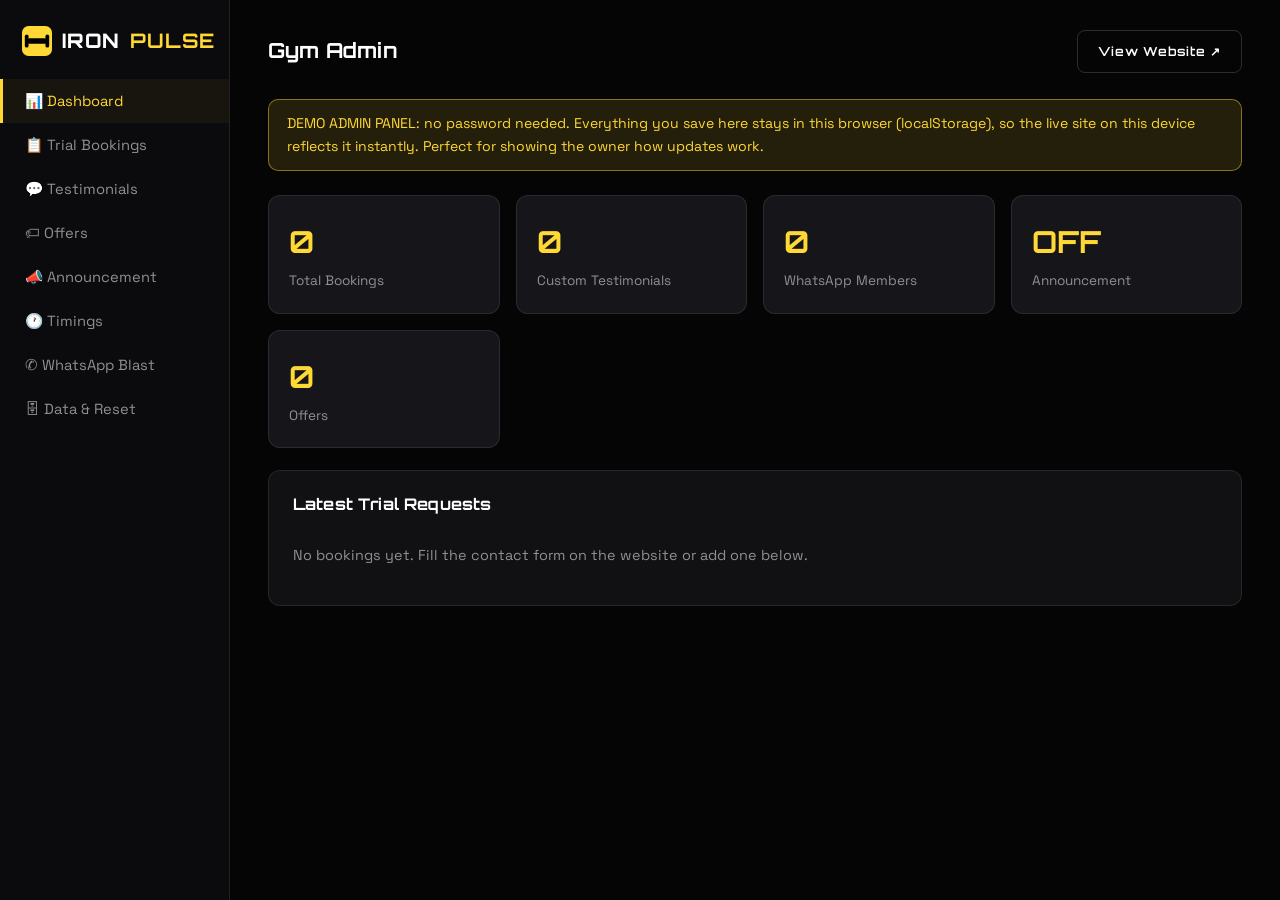
<file: admin.html>
<!DOCTYPE html>
<html lang="en">
<head>
<meta charset="UTF-8">
<meta name="viewport" content="width=device-width, initial-scale=1.0">
<title>IRONPULSE Gym | Admin Panel</title>
<link rel="preconnect" href="https://fonts.googleapis.com">
<link href="https://fonts.googleapis.com/css2?family=Orbitron:wght@600;700;800&family=Space+Grotesk:wght@400;500;600&display=swap" rel="stylesheet">
<link rel="stylesheet" href="assets/css/style.css">
<link rel="stylesheet" href="assets/css/admin.css">
</head>
<body>
<div class="admin-body">
<aside class="admin-side">
  <a class="logo" href="index.html"><svg class="logo-mark" viewBox="0 0 32 32"><rect width="32" height="32" rx="7" fill="#ffd835"/><rect x="6" y="13" width="20" height="6" rx="2" fill="#000"/><rect x="3" y="9" width="4" height="14" rx="2" fill="#000"/><rect x="25" y="9" width="4" height="14" rx="2" fill="#000"/></svg>IRON<b>PULSE</b></a>
  <nav class="admin-nav">
    <button data-sec="dash" class="on">📊 Dashboard</button>
    <button data-sec="bookings">📋 Trial Bookings</button>
    <button data-sec="tst">💬 Testimonials</button>
    <button data-sec="offers">🏷 Offers</button>
    <button data-sec="banner">📣 Announcement</button>
    <button data-sec="timings">🕐 Timings</button>
    <button data-sec="wa">✆ WhatsApp Blast</button>
    <button data-sec="data">🗄 Data &amp; Reset</button>
  </nav>
</aside>
<main class="admin-main">
  <div class="admin-head">
    <h1>Gym Admin</h1>
    <a class="btn btn-o btn-sm" href="index.html" target="_blank">View Website ↗</a>
  </div>
  <div class="demo-note">DEMO ADMIN PANEL: no password needed. Everything you save here stays in this browser (localStorage), so the live site on this device reflects it instantly. Perfect for showing the owner how updates work.</div>

  <section id="sec-dash">
    <div class="a-grid" id="dashStats"></div>
    <div class="a-card" style="margin-top:22px"><h3>Latest Trial Requests</h3><div id="dashRecent"></div></div>
  </section>

  <section id="sec-bookings" style="display:none">
    <div class="a-card">
      <h3>Add Booking Manually (walk-ins and phone calls)</h3>
      <form class="a-form" id="bkForm">
        <div><label>Name *</label><input id="bkName" required placeholder="Member name"></div>
        <div><label>Phone *</label><input id="bkPhone" required placeholder="10-digit number"></div>
        <div><label>Goal</label><select id="bkGoal"><option>Weight Loss</option><option>Muscle Building</option><option>Strength</option><option>General Fitness</option><option>Personal Training</option></select></div>
        <div><label>Preferred Time</label><select id="bkTime"><option>Morning (6–10 AM)</option><option>Midday (10 AM–4 PM)</option><option>Evening (4–11 PM)</option></select></div>
        <div class="full"><button class="btn btn-y btn-sm" type="submit">Save Booking</button></div>
      </form>
    </div>
    <div class="a-card"><h3>All Trial Bookings</h3><div id="bkList"></div></div>
  </section>

  <section id="sec-tst" style="display:none">
    <div class="a-card">
      <h3>Add Testimonial (shows on the homepage, max 8)</h3>
      <form class="a-form" id="tstForm">
        <div><label>Member Name *</label><input id="tstName" required placeholder="e.g. Rohan Deshmukh"></div>
        <div><label>Tag</label><input id="tstTag" placeholder="e.g. Member since 2024"></div>
        <div class="full"><label>Review *</label><textarea id="tstText" required placeholder="What the member achieved and how the coaches helped..."></textarea></div>
        <div class="full"><button class="btn btn-y btn-sm" type="submit">Save Testimonial</button></div>
      </form>
    </div>
    <div class="a-card"><h3>Custom Testimonials (used when at least one exists)</h3><div id="tstList"></div></div>
  </section>

  <section id="sec-offers" style="display:none">
    <div class="a-card">
      <h3>Add Offer (shows as a "Running Offers" section on the homepage)</h3>
      <form class="a-form" id="offerForm">
        <div><label>Badge *</label><input id="offBadge" required placeholder="e.g. 20% OFF"></div>
        <div><label>Title *</label><input id="offTitle" required placeholder="e.g. Dussehra Membership Deal"></div>
        <div class="full"><label>Details *</label><textarea id="offText" required placeholder="e.g. 20% off on all quarterly and half-yearly memberships till 20 October."></textarea></div>
        <div class="full"><button class="btn btn-y btn-sm" type="submit">Save Offer</button></div>
      </form>
    </div>
    <div class="a-card"><h3>All Offers</h3><div id="offList"></div></div>
  </section>

  <section id="sec-banner" style="display:none">
    <div class="a-card">
      <h3>Announcement Bar (yellow strip on top of every page)</h3>
      <form class="a-form" id="bannerForm">
        <div class="full"><label>Text</label><input id="bannerText" placeholder="e.g. Dussehra offer: 20% off quarterly memberships till 20 Oct"></div>
        <div><label>Show on website</label><select id="bannerOn"><option value="1">Yes</option><option value="0">No</option></select></div>
        <div class="full"><button class="btn btn-y btn-sm" type="submit">Save Announcement</button></div>
      </form>
    </div>
  </section>

  <section id="sec-timings" style="display:none">
    <div class="a-card">
      <h3>Branch Timings (overrides the locations and footer)</h3>
      <form class="a-form" id="timeForm">
        <div><label>Mon to Sat line</label><input id="timeWeek" placeholder="Mon to Sat: 5:30 AM – 11:00 PM"></div>
        <div><label>Sunday line</label><input id="timeSun" placeholder="Sun: 7:00 AM – 9:00 PM"></div>
        <div class="full"><button class="btn btn-y btn-sm" type="submit">Save Timings</button></div>
        <p style="color:var(--muted);font-size:.85rem">Leave both blank to go back to the default timings.</p>
      </form>
    </div>
  </section>

  <section id="sec-wa" style="display:none">
    <div class="a-card">
      <h3>WhatsApp Blast: draft once, send to any member</h3>
      <form class="a-form" id="waForm">
        <div class="full"><label>Message draft</label><textarea id="waText" placeholder="Hi! IRONPULSE Gym here. This weekend we are running free body-composition checks for all members. Book your slot by replying here."></textarea></div>
      </form>
      <div class="a-form" style="margin-top:16px">
        <div><label>Member name</label><input id="waName" placeholder="Name"></div>
        <div><label>WhatsApp number</label><input id="waPhone" placeholder="10-digit number"></div>
        <div class="full"><button class="mini-btn" id="waAdd" type="button">+ Add to List</button></div>
      </div>
    </div>
    <div class="a-card"><h3>Member List</h3><div id="waList"></div></div>
  </section>

  <section id="sec-data" style="display:none">
    <div class="a-card">
      <h3>Export &amp; Reset</h3>
      <button class="mini-btn" id="expBtn" type="button">⬇ Export all data (JSON)</button>
      <button class="mini-btn red" id="resetBtn" type="button" style="margin-left:10px">Reset everything</button>
      <p style="color:var(--muted);font-size:.85rem;margin-top:14px">Demo data lives in this browser only. Export before resetting.</p>
    </div>
  </section>
</main>
</div>
<div class="toast" id="toast">Saved</div>
<script src="assets/js/store.js"></script>
<script src="assets/js/admin.js"></script>
</body>
</html>
</file>
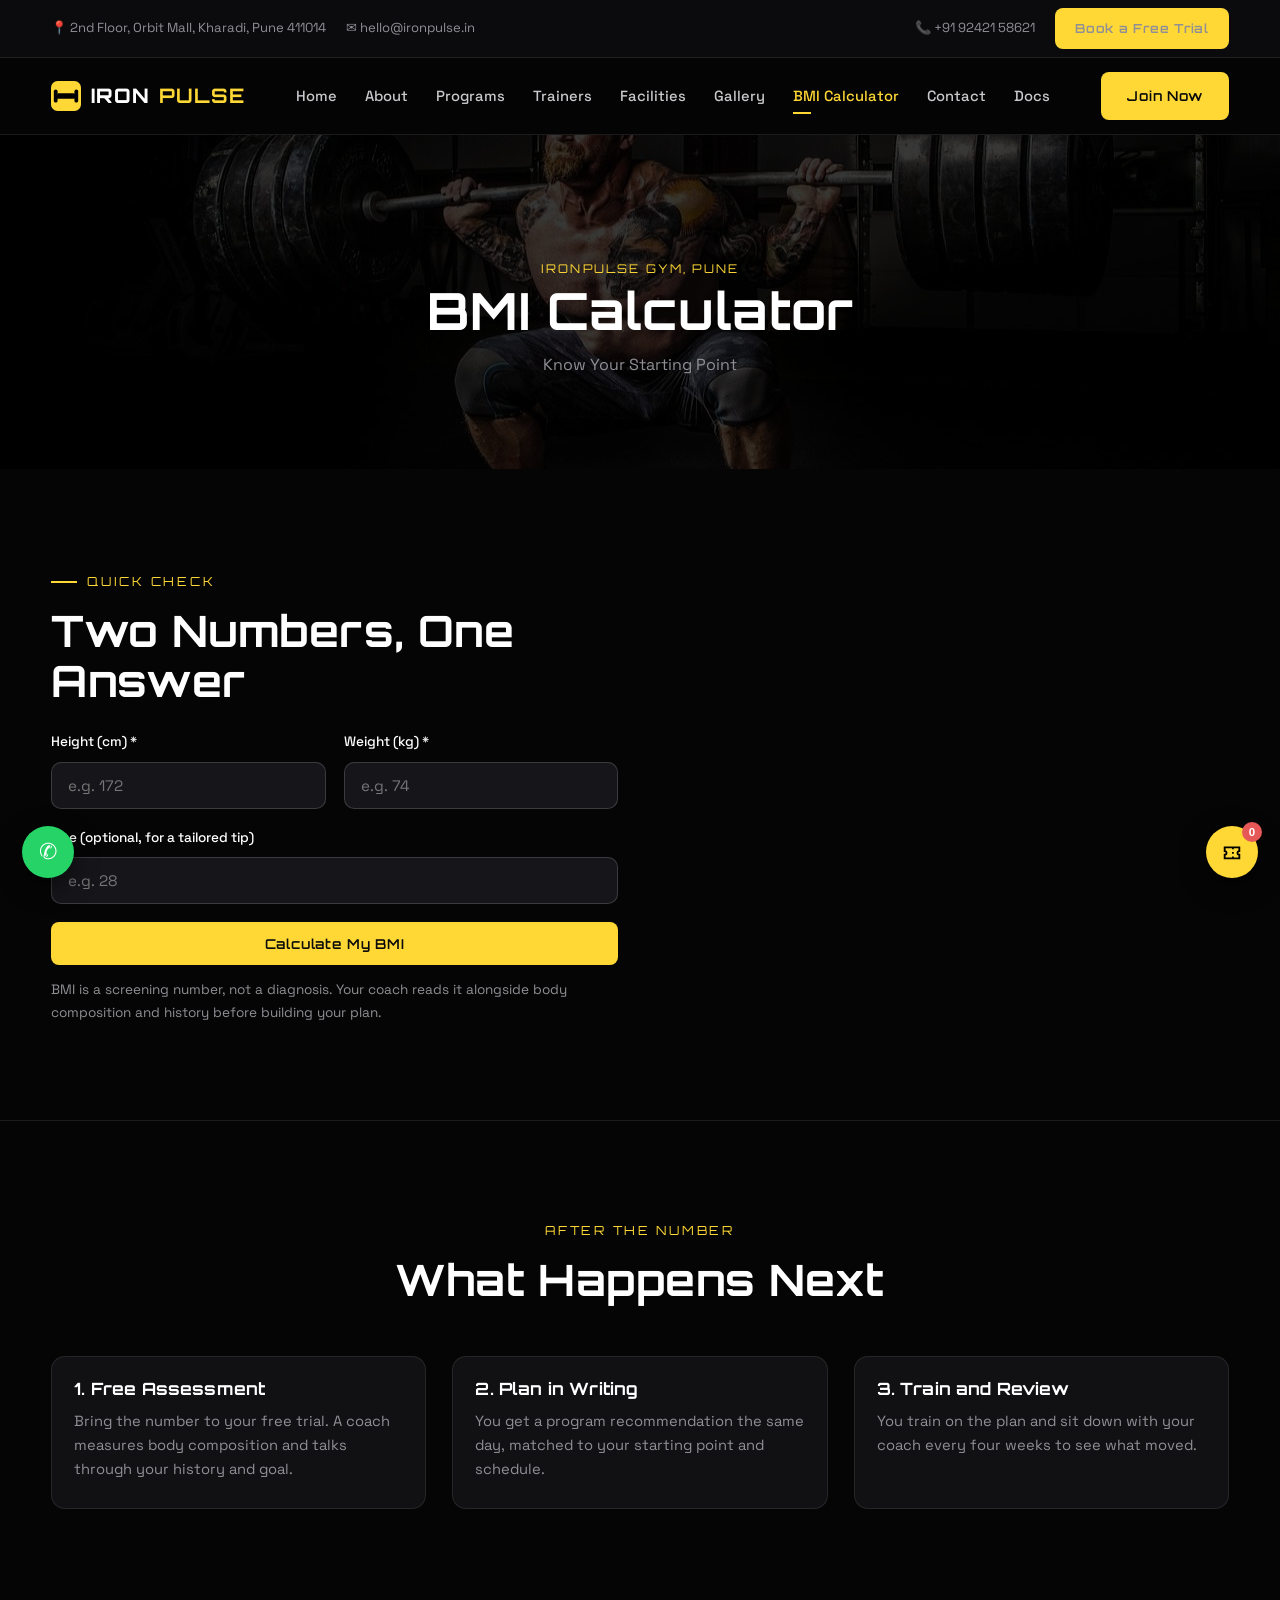
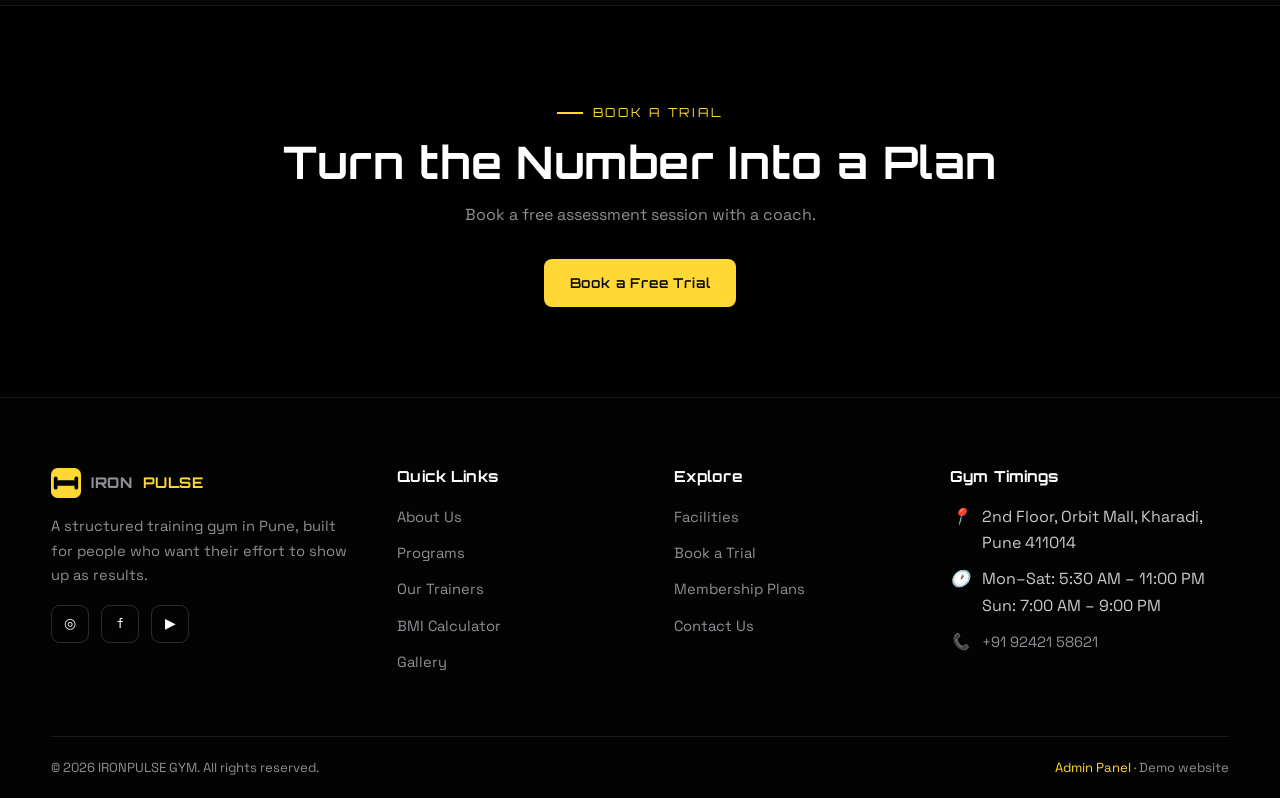
<file: bmi.html>
<!DOCTYPE html>
<html lang="en">
<head>
<meta charset="UTF-8">
<meta name="viewport" content="width=device-width, initial-scale=1.0">
<title>BMI Calculator | IRONPULSE Gym Pune</title>
<meta name="description" content="Free BMI calculator. Check your body mass index and get a program recommendation from IRONPULSE Gym Pune.">
<link rel="preconnect" href="https://fonts.googleapis.com">
<link href="https://fonts.googleapis.com/css2?family=Orbitron:wght@600;700;800&family=Space+Grotesk:wght@400;500;600&display=swap" rel="stylesheet">
<link rel="stylesheet" href="assets/css/style.css">
<link rel="icon" href="data:image/svg+xml,<svg xmlns='http://www.w3.org/2000/svg' viewBox='0 0 32 32'><rect width='32' height='32' rx='7' fill='%23ffd835'/><rect x='6' y='13' width='20' height='6' rx='2' fill='%23000'/><rect x='3' y='9' width='4' height='14' rx='2' fill='%23000'/><rect x='25' y='9' width='4' height='14' rx='2' fill='%23000'/></svg>">
</head>
<body>
<div class="topbar"><div class="container topbar-in">
<div class="tb-group hide-m"><span>📍 2nd Floor, Orbit Mall, Kharadi, Pune 411014</span><a href="mailto:hello@ironpulse.in">✉ hello@ironpulse.in</a></div>
<div class="tb-group"><a href="tel:+919242158621">📞 +91 92421 58621</a><a class="btn btn-y btn-sm" href="contact.html">Book a Free Trial</a></div>
</div></div>
<header class="site-head"><div class="container nav">
<a class="logo" href="index.html"><svg class="logo-mark" viewBox="0 0 32 32"><rect width="32" height="32" rx="7" fill="#ffd835"/><rect x="6" y="13" width="20" height="6" rx="2" fill="#000"/><rect x="3" y="9" width="4" height="14" rx="2" fill="#000"/><rect x="25" y="9" width="4" height="14" rx="2" fill="#000"/></svg>IRON<b>PULSE</b></a>
<nav class="nav-links"><a href="index.html" class="">Home</a><a href="about.html" class="">About</a><a href="programs.html" class="">Programs</a><a href="trainers.html" class="">Trainers</a><a href="facilities.html" class="">Facilities</a><a href="gallery.html" class="">Gallery</a><a href="bmi.html" class="active">BMI Calculator</a><a href="contact.html" class="">Contact</a><a href="docs/index.html">Docs</a></nav>
<a class="btn btn-y" href="contact.html">Join Now</a>
<button class="burger" aria-label="Menu">☰</button>
</div></header><section class="page-hero"><div class="container"><span class="crumb">IRONPULSE GYM, PUNE</span><h1>BMI Calculator</h1><p>Know Your Starting Point</p></div></section>
<section class="sec"><div class="container bmi-grid">
<div class="rv">
<div class="sec-head" style="margin-bottom:26px"><span class="kicker">Quick Check</span><h2>Two Numbers, One Answer</h2></div>
<form id="bmiForm" class="form-grid">
<div class="field"><label for="bmiH">Height (cm) *</label><input id="bmiH" type="number" required min="120" max="220" placeholder="e.g. 172"></div>
<div class="field"><label for="bmiW">Weight (kg) *</label><input id="bmiW" type="number" required min="30" max="200" placeholder="e.g. 74"></div>
<div class="field full"><label for="bmiA">Age (optional, for a tailored tip)</label><input id="bmiA" type="number" min="12" max="90" placeholder="e.g. 28"></div>
<div class="field full"><button class="btn btn-y" type="submit" style="width:100%;justify-content:center">Calculate My BMI</button></div>
</form>
<p style="color:var(--muted);font-size:.85rem;margin-top:14px">BMI is a screening number, not a diagnosis. Your coach reads it alongside body composition and history before building your plan.</p>
</div>
<div class="bmi-result rv d1" id="bmiOut" style="display:none">
<p style="color:var(--muted);font-size:.85rem;letter-spacing:.14em;text-transform:uppercase">Your BMI</p>
<div class="bmi-val" id="bmiVal">0</div>
<span class="bmi-cat" id="bmiCat">Normal</span>
<p id="bmiTip" style="margin-top:18px;color:var(--text);font-size:.94rem"></p>
<div class="bmi-scale">
<span>Underweight<br>&lt; 18.5</span><span>Normal<br>18.5–24.9</span><span>Overweight<br>25–29.9</span><span>Obese<br>30+</span>
</div>
</div>
</div></section>
<section class="sec section-split"><div class="container">
<div class="sec-head center rv"><span class="kicker">After the Number</span><h2>What Happens Next</h2></div>
<div class="prog-grid">
<div class="prog-card rv"><div class="prog-body"><h3>1. Free Assessment</h3><p>Bring the number to your free trial. A coach measures body composition and talks through your history and goal.</p></div></div>
<div class="prog-card rv d1"><div class="prog-body"><h3>2. Plan in Writing</h3><p>You get a program recommendation the same day, matched to your starting point and schedule.</p></div></div>
<div class="prog-card rv d2"><div class="prog-body"><h3>3. Train and Review</h3><p>You train on the plan and sit down with your coach every four weeks to see what moved.</p></div></div>
</div>
</div></section>
<section class="cta-band"><div class="container rv"><span class="kicker" style="display:inline-flex">Book a Trial</span><h2>Turn the Number Into a Plan</h2><p>Book a free assessment session with a coach.</p><a class="btn btn-y" href="contact.html">Book a Free Trial</a></div></section><footer><div class="container"><div class="foot-grid">
<div><a class="logo" href="index.html" style="margin-bottom:16px"><svg class="logo-mark" viewBox="0 0 32 32"><rect width="32" height="32" rx="7" fill="#ffd835"/><rect x="6" y="13" width="20" height="6" rx="2" fill="#000"/><rect x="3" y="9" width="4" height="14" rx="2" fill="#000"/><rect x="25" y="9" width="4" height="14" rx="2" fill="#000"/></svg>IRON<b>PULSE</b></a>
<p>A structured training gym in Pune, built for people who want their effort to show up as results.</p>
<div class="soc"><a href="#" aria-label="Instagram">◎</a><a href="#" aria-label="Facebook">f</a><a href="#" aria-label="YouTube">▶</a></div></div>
<div><h4>Quick Links</h4><ul><li><a href="about.html">About Us</a></li><li><a href="programs.html">Programs</a></li><li><a href="trainers.html">Our Trainers</a></li><li><a href="bmi.html">BMI Calculator</a></li><li><a href="gallery.html">Gallery</a></li></ul></div>
<div><h4>Explore</h4><ul><li><a href="facilities.html">Facilities</a></li><li><a href="contact.html">Book a Trial</a></li><li><a href="contact.html">Membership Plans</a></li><li><a href="contact.html">Contact Us</a></li></ul></div>
<div><h4>Gym Timings</h4><ul class="foot-contact">
<li><i>📍</i><span>2nd Floor, Orbit Mall, Kharadi, Pune 411014</span></li>
<li><i>🕐</i><span>Mon–Sat: 5:30 AM – 11:00 PM<br>Sun: 7:00 AM – 9:00 PM</span></li>
<li><i>📞</i><span><a href="tel:+919242158621">+91 92421 58621</a></span></li></ul></div>
</div><div class="foot-bottom"><span>© 2026 IRONPULSE GYM. All rights reserved.</span><span><a href="admin.html" style="color:var(--yellow)">Admin Panel</a> &middot; Demo website</span></div></div></footer>
<a class="wa-float" href="https://wa.me/919242158621?text=Hi%20IRONPULSE%20Gym!%20I%20want%20to%20book%20a%20free%20trial." aria-label="WhatsApp">✆</a>
<button class="to-top" aria-label="Back to top">↑</button>
<script src="assets/js/store.js"></script><script src="assets/js/main.js"></script>
</body></html>
</file>
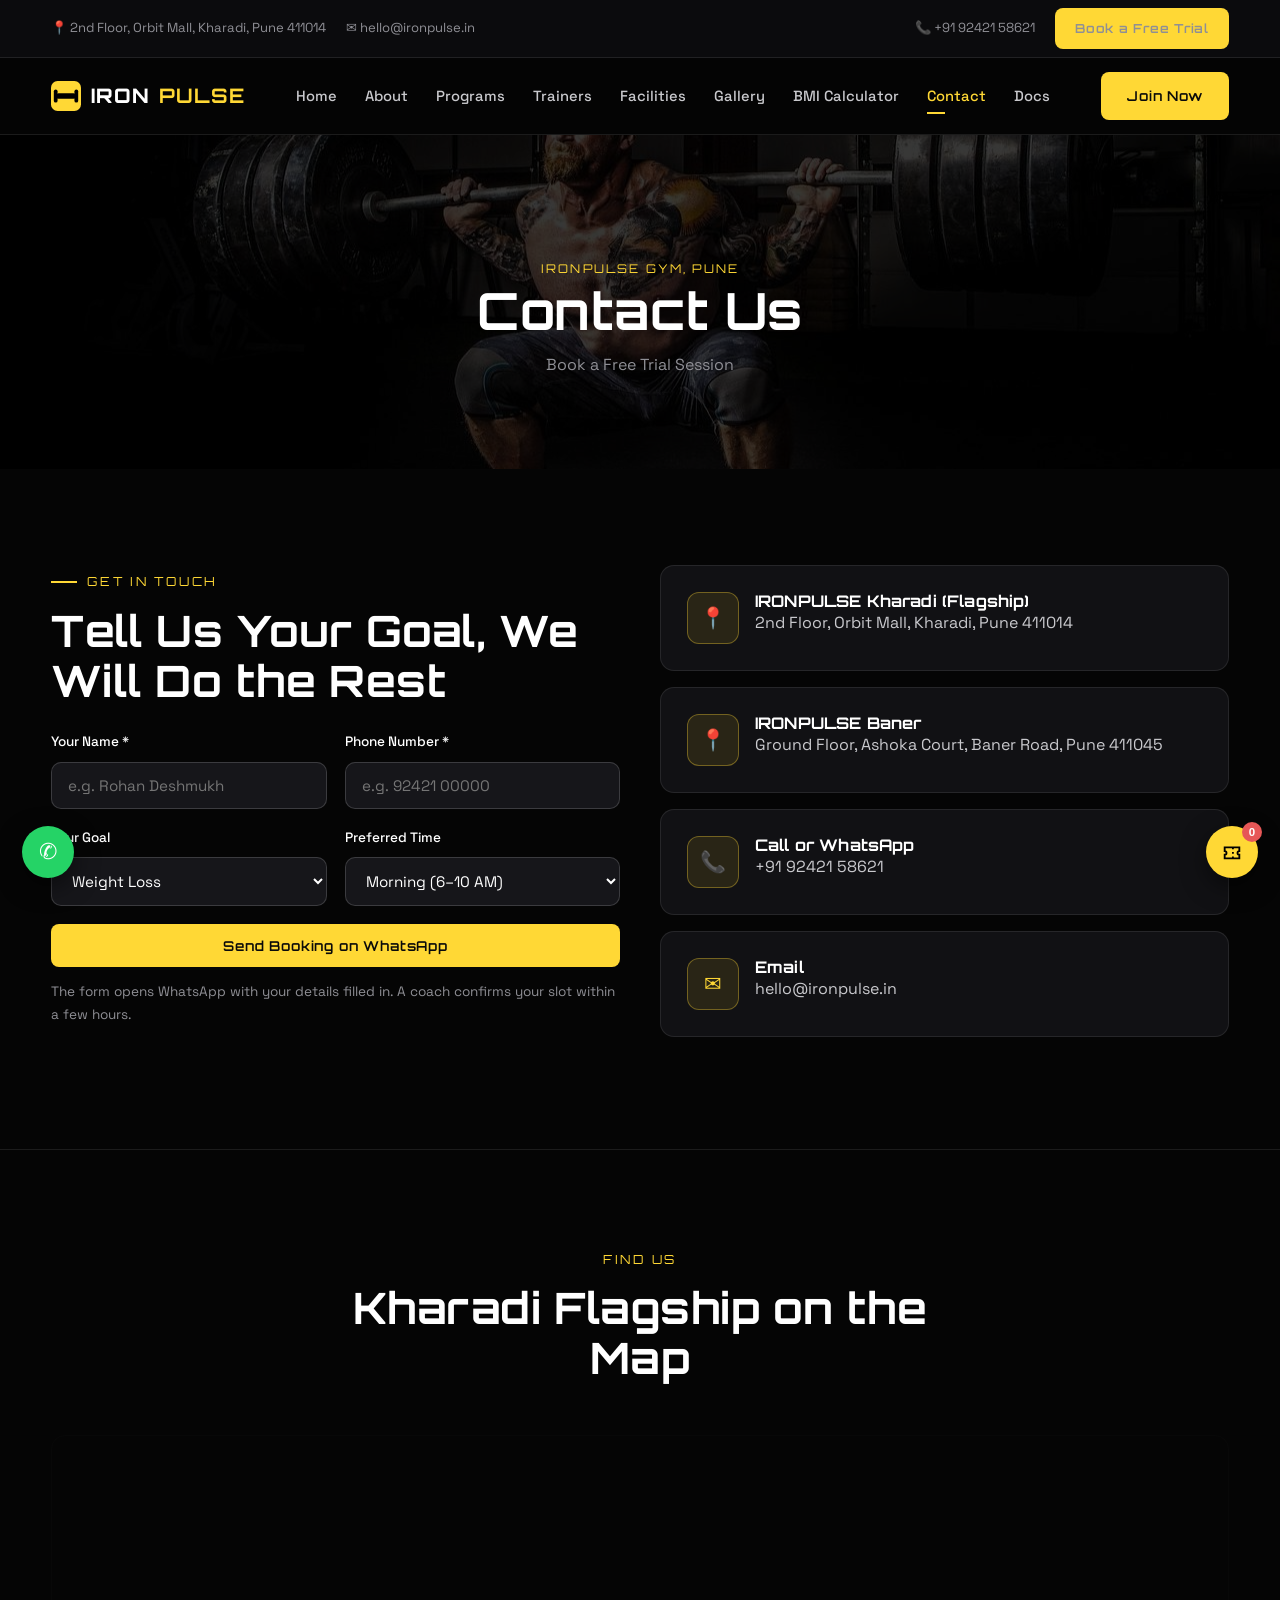
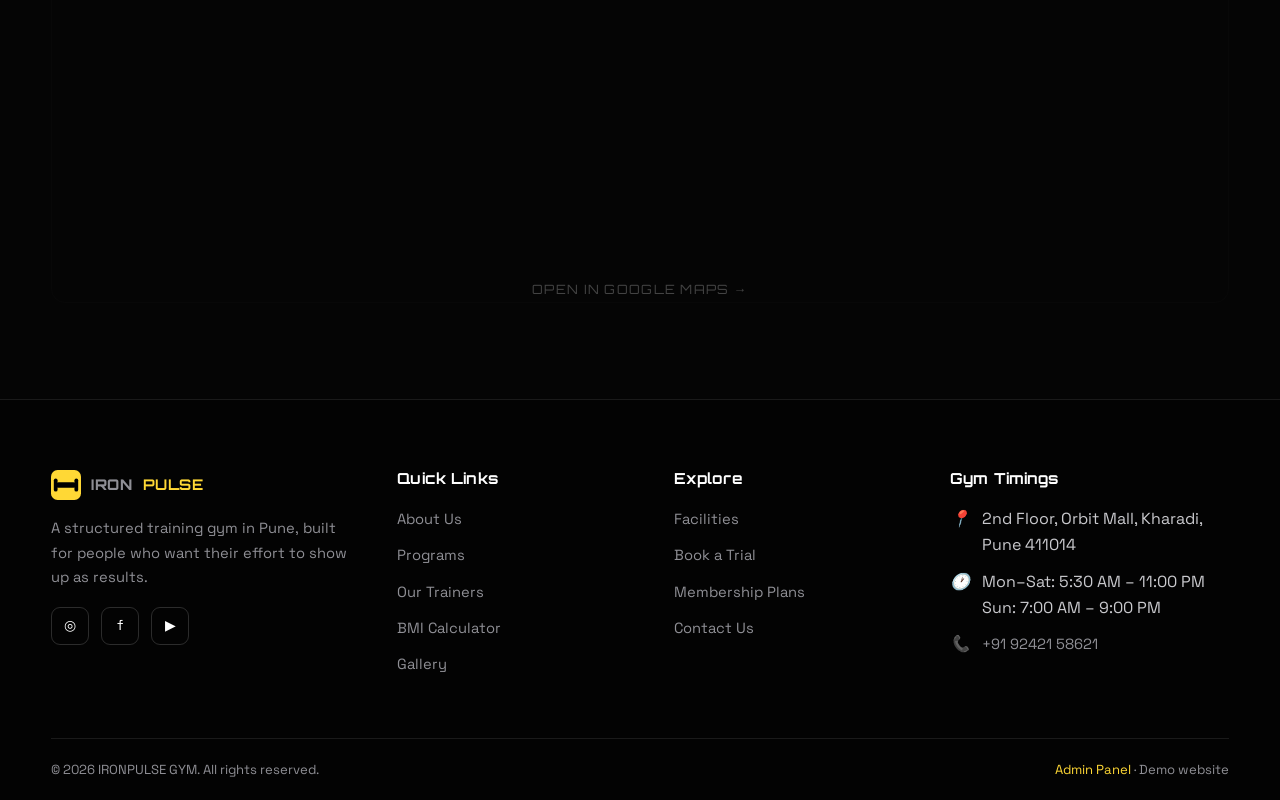
<file: contact.html>
<!DOCTYPE html>
<html lang="en">
<head>
<meta charset="UTF-8">
<meta name="viewport" content="width=device-width, initial-scale=1.0">
<title>Contact IRONPULSE Gym Pune | Book a Free Trial</title>
<meta name="description" content="Book a free trial session at IRONPULSE Gym Kharadi or Baner, Pune. Your request reaches the gym's WhatsApp instantly.">
<link rel="preconnect" href="https://fonts.googleapis.com">
<link href="https://fonts.googleapis.com/css2?family=Orbitron:wght@600;700;800&family=Space+Grotesk:wght@400;500;600&display=swap" rel="stylesheet">
<link rel="stylesheet" href="assets/css/style.css">
<link rel="icon" href="data:image/svg+xml,<svg xmlns='http://www.w3.org/2000/svg' viewBox='0 0 32 32'><rect width='32' height='32' rx='7' fill='%23ffd835'/><rect x='6' y='13' width='20' height='6' rx='2' fill='%23000'/><rect x='3' y='9' width='4' height='14' rx='2' fill='%23000'/><rect x='25' y='9' width='4' height='14' rx='2' fill='%23000'/></svg>">
</head>
<body>
<div class="topbar"><div class="container topbar-in">
<div class="tb-group hide-m"><span>📍 2nd Floor, Orbit Mall, Kharadi, Pune 411014</span><a href="mailto:hello@ironpulse.in">✉ hello@ironpulse.in</a></div>
<div class="tb-group"><a href="tel:+919242158621">📞 +91 92421 58621</a><a class="btn btn-y btn-sm" href="contact.html">Book a Free Trial</a></div>
</div></div>
<header class="site-head"><div class="container nav">
<a class="logo" href="index.html"><svg class="logo-mark" viewBox="0 0 32 32"><rect width="32" height="32" rx="7" fill="#ffd835"/><rect x="6" y="13" width="20" height="6" rx="2" fill="#000"/><rect x="3" y="9" width="4" height="14" rx="2" fill="#000"/><rect x="25" y="9" width="4" height="14" rx="2" fill="#000"/></svg>IRON<b>PULSE</b></a>
<nav class="nav-links"><a href="index.html" class="">Home</a><a href="about.html" class="">About</a><a href="programs.html" class="">Programs</a><a href="trainers.html" class="">Trainers</a><a href="facilities.html" class="">Facilities</a><a href="gallery.html" class="">Gallery</a><a href="bmi.html" class="">BMI Calculator</a><a href="contact.html" class="active">Contact</a>
      <a href="docs/index.html">Docs</a></nav>
<a class="btn btn-y" href="contact.html">Join Now</a>
<button class="burger" aria-label="Menu">☰</button>
</div></header><section class="page-hero"><div class="container"><span class="crumb">IRONPULSE GYM, PUNE</span><h1>Contact Us</h1><p>Book a Free Trial Session</p></div></section>
<section class="sec"><div class="container contact-grid">
<div>
<div class="sec-head" style="margin-bottom:26px"><span class="kicker">Get In Touch</span><h2>Tell Us Your Goal, We Will Do the Rest</h2></div>
<form id="trialForm" class="form-grid">
<div class="field"><label for="name">Your Name *</label><input id="name" name="name" required placeholder="e.g. Rohan Deshmukh"></div>
<div class="field"><label for="phone">Phone Number *</label><input id="phone" name="phone" type="tel" required placeholder="e.g. 92421 00000"></div>
<div class="field"><label for="goal">Your Goal</label><select id="goal" name="goal"><option>Weight Loss</option><option>Muscle Building</option><option>Strength</option><option>General Fitness</option><option>Personal Training</option></select></div>
<div class="field"><label for="time">Preferred Time</label><select id="time" name="time"><option>Morning (6–10 AM)</option><option>Midday (10 AM–4 PM)</option><option>Evening (4–11 PM)</option></select></div>
<div class="field full"><button class="btn btn-y" type="submit" style="width:100%;justify-content:center">Send Booking on WhatsApp</button></div>
</form>
<p style="color:var(--muted);font-size:.85rem;margin-top:14px">The form opens WhatsApp with your details filled in. A coach confirms your slot within a few hours.</p>
</div>
<div>
<div class="c-card rv"><div class="f-ico">📍</div><div><h4 style="font-size:1rem">IRONPULSE Kharadi (Flagship)</h4><p>2nd Floor, Orbit Mall, Kharadi, Pune 411014</p></div></div>
<div class="c-card rv d1"><div class="f-ico">📍</div><div><h4 style="font-size:1rem">IRONPULSE Baner</h4><p>Ground Floor, Ashoka Court, Baner Road, Pune 411045</p></div></div>
<div class="c-card rv d2"><div class="f-ico">📞</div><div><h4 style="font-size:1rem">Call or WhatsApp</h4><p><a href="tel:+919242158621">+91 92421 58621</a></p></div></div>
<div class="c-card rv d3"><div class="f-ico">✉</div><div><h4 style="font-size:1rem">Email</h4><p><a href="mailto:hello@ironpulse.in">hello@ironpulse.in</a></p></div></div>
</div>
</div></section>
<section class="sec section-split"><div class="container">
<div class="sec-head center rv"><span class="kicker">Find Us</span><h2>Kharadi Flagship on the Map</h2></div>
<div class="map-frame rv"><iframe title="IRONPULSE Gym location map" src="https://www.google.com/maps?q=Orbit+Mall+Kharadi+Pune&output=embed" referrerpolicy="no-referrer-when-downgrade"></iframe>
<p style="margin-top:12px;text-align:center"><a class="link-y" href="https://www.google.com/maps?q=Orbit+Mall+Kharadi+Pune" target="_blank" rel="noopener">Open in Google Maps →</a></p></div>
</div></section>
<footer><div class="container"><div class="foot-grid">
<div><a class="logo" href="index.html" style="margin-bottom:16px"><svg class="logo-mark" viewBox="0 0 32 32"><rect width="32" height="32" rx="7" fill="#ffd835"/><rect x="6" y="13" width="20" height="6" rx="2" fill="#000"/><rect x="3" y="9" width="4" height="14" rx="2" fill="#000"/><rect x="25" y="9" width="4" height="14" rx="2" fill="#000"/></svg>IRON<b>PULSE</b></a>
<p>A structured training gym in Pune, built for people who want their effort to show up as results.</p>
<div class="soc"><a href="#" aria-label="Instagram">◎</a><a href="#" aria-label="Facebook">f</a><a href="#" aria-label="YouTube">▶</a></div></div>
<div><h4>Quick Links</h4><ul><li><a href="about.html">About Us</a></li><li><a href="programs.html">Programs</a></li><li><a href="trainers.html">Our Trainers</a></li><li><a href="bmi.html">BMI Calculator</a></li><li><a href="gallery.html">Gallery</a></li></ul></div>
<div><h4>Explore</h4><ul><li><a href="facilities.html">Facilities</a></li><li><a href="contact.html">Book a Trial</a></li><li><a href="contact.html">Membership Plans</a></li><li><a href="contact.html">Contact Us</a></li></ul></div>
<div><h4>Gym Timings</h4><ul class="foot-contact">
<li><i>📍</i><span>2nd Floor, Orbit Mall, Kharadi, Pune 411014</span></li>
<li><i>🕐</i><span>Mon–Sat: 5:30 AM – 11:00 PM<br>Sun: 7:00 AM – 9:00 PM</span></li>
<li><i>📞</i><span><a href="tel:+919242158621">+91 92421 58621</a></span></li></ul></div>
</div><div class="foot-bottom"><span>© 2026 IRONPULSE GYM. All rights reserved.</span><span><a href="admin.html" style="color:var(--yellow)">Admin Panel</a> &middot; Demo website</span></div></div></footer>
<a class="wa-float" href="https://wa.me/919242158621?text=Hi%20IRONPULSE%20Gym!%20I%20want%20to%20book%20a%20free%20trial." aria-label="WhatsApp">✆</a>
<button class="to-top" aria-label="Back to top">↑</button>
<script src="assets/js/store.js"></script><script src="assets/js/main.js"></script>
</body></html>
</file>
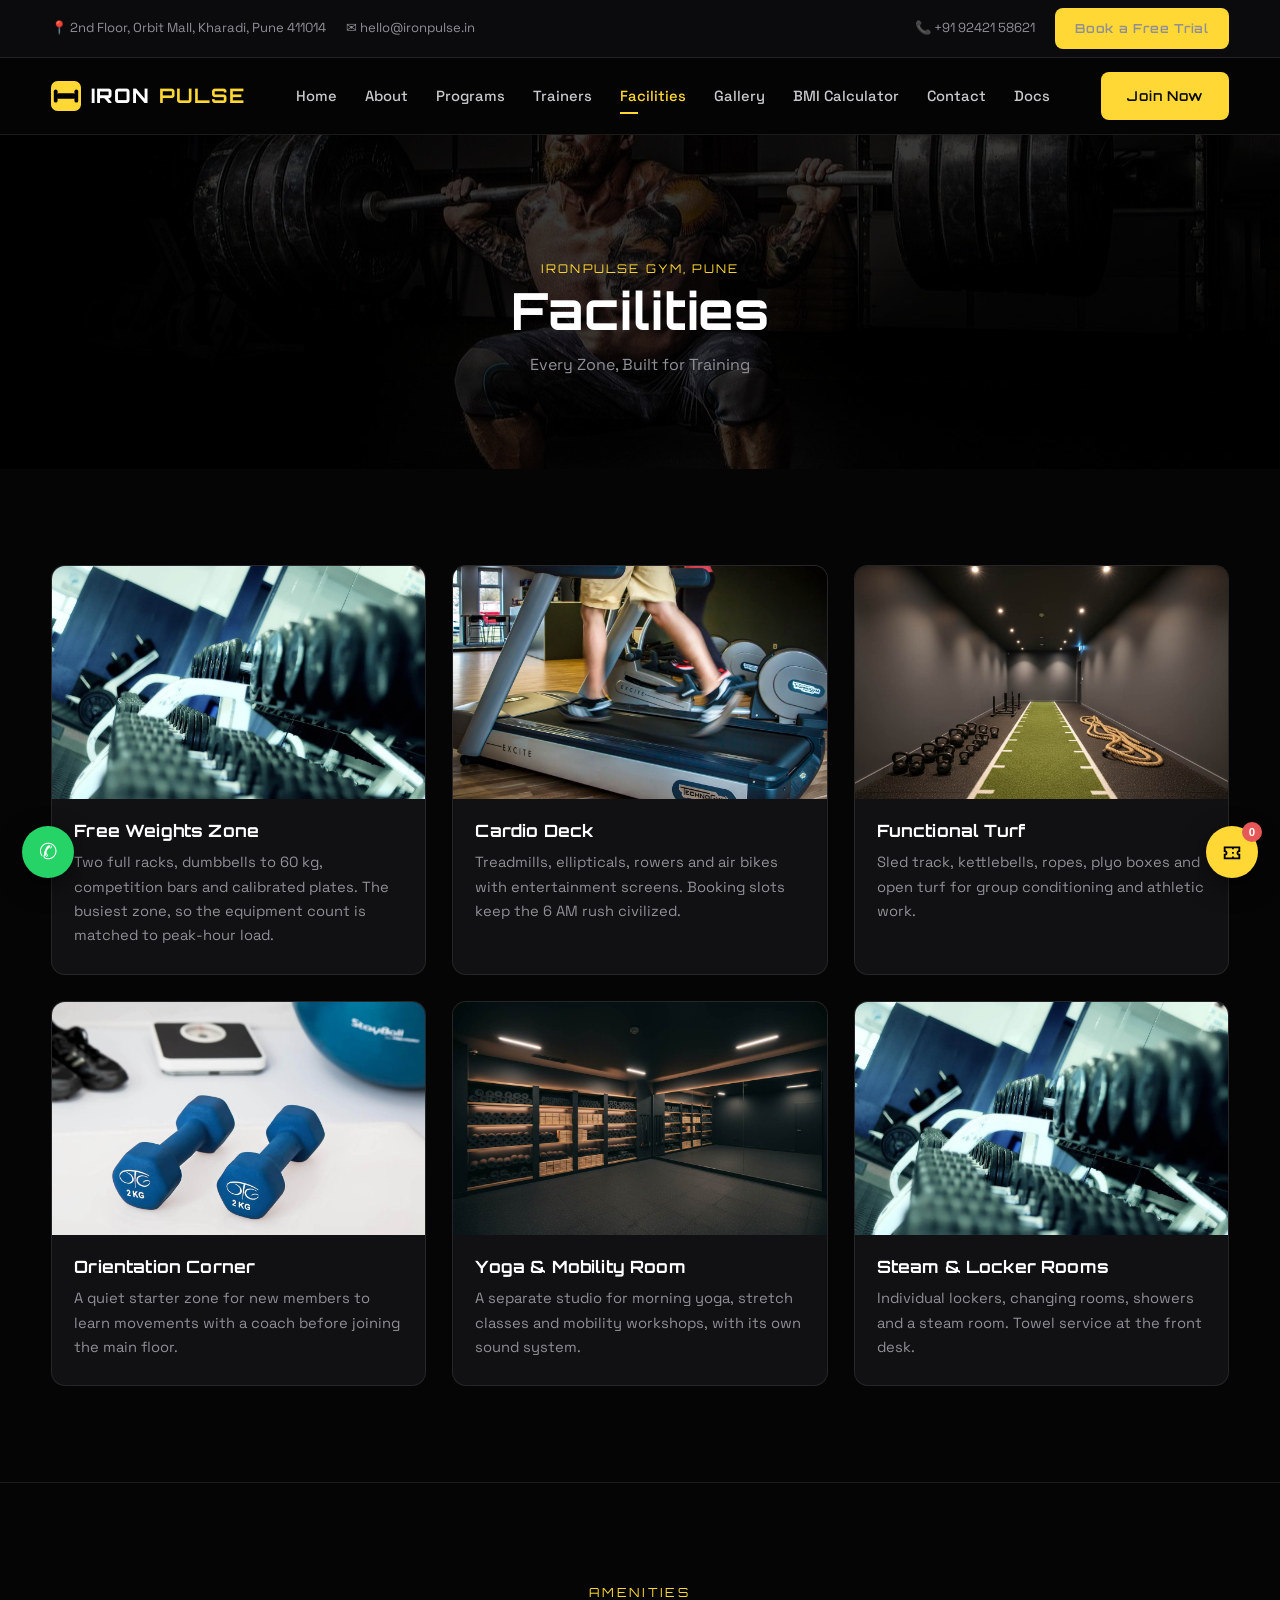
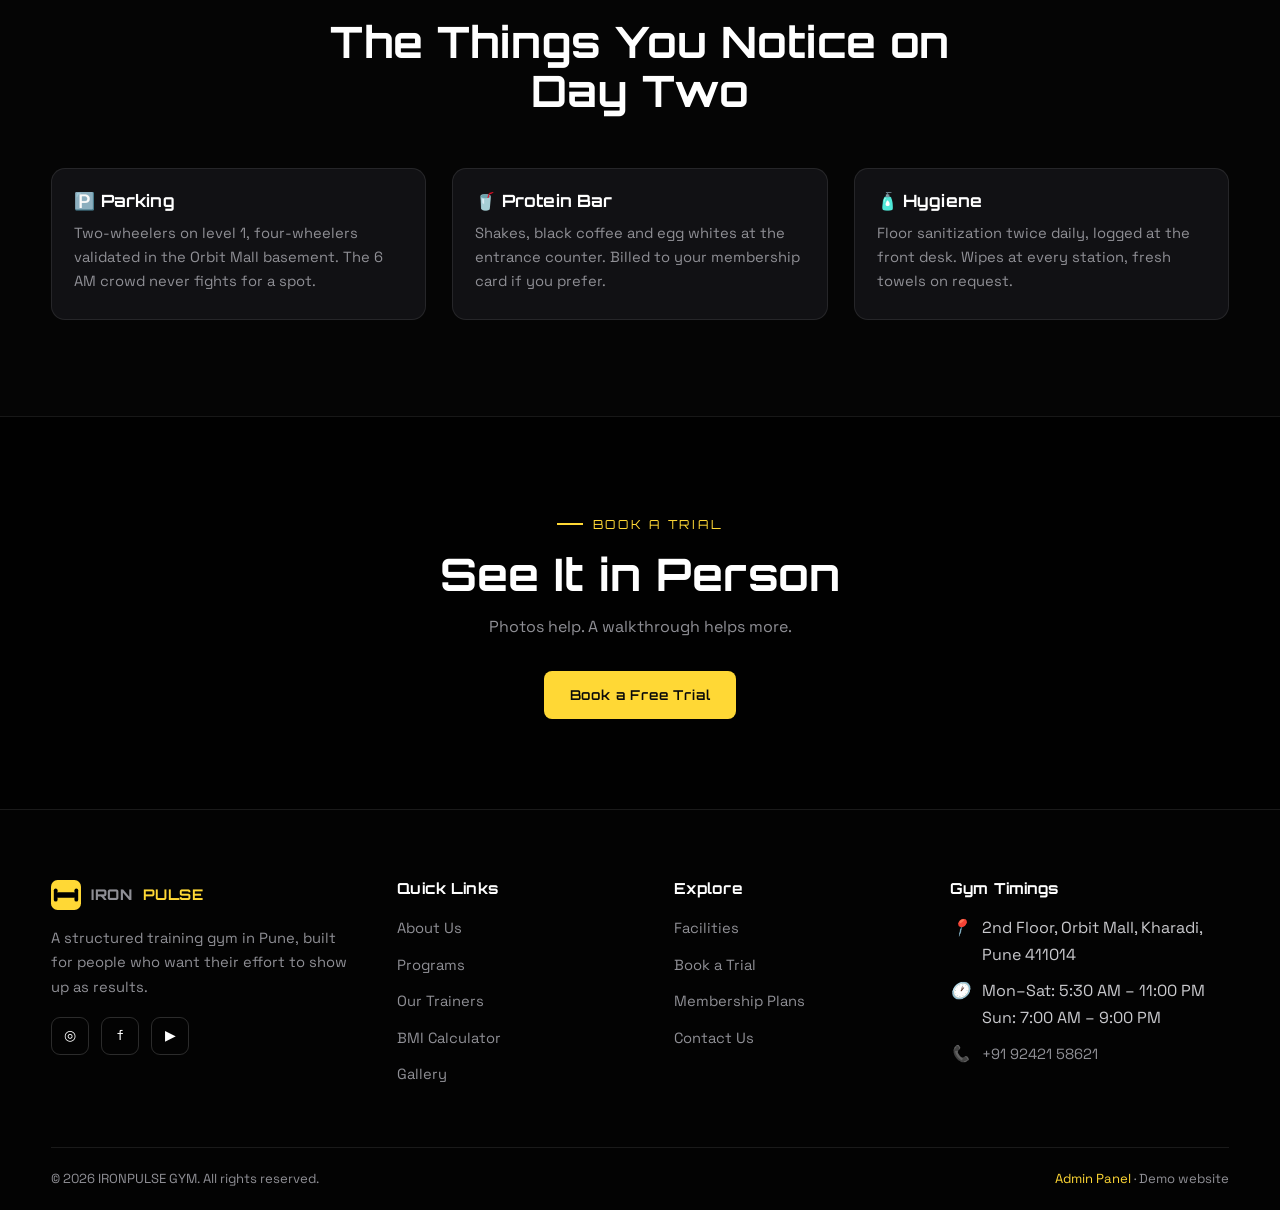
<file: facilities.html>
<!DOCTYPE html>
<html lang="en">
<head>
<meta charset="UTF-8">
<meta name="viewport" content="width=device-width, initial-scale=1.0">
<title>Facilities | IRONPULSE Gym Pune</title>
<meta name="description" content="Every zone at IRONPULSE Gym Pune: free weights, cardio deck, functional turf, yoga room, steam and lockers.">
<link rel="preconnect" href="https://fonts.googleapis.com">
<link href="https://fonts.googleapis.com/css2?family=Orbitron:wght@600;700;800&family=Space+Grotesk:wght@400;500;600&display=swap" rel="stylesheet">
<link rel="stylesheet" href="assets/css/style.css">
<link rel="icon" href="data:image/svg+xml,<svg xmlns='http://www.w3.org/2000/svg' viewBox='0 0 32 32'><rect width='32' height='32' rx='7' fill='%23ffd835'/><rect x='6' y='13' width='20' height='6' rx='2' fill='%23000'/><rect x='3' y='9' width='4' height='14' rx='2' fill='%23000'/><rect x='25' y='9' width='4' height='14' rx='2' fill='%23000'/></svg>">
</head>
<body>
<div class="topbar"><div class="container topbar-in">
<div class="tb-group hide-m"><span>📍 2nd Floor, Orbit Mall, Kharadi, Pune 411014</span><a href="mailto:hello@ironpulse.in">✉ hello@ironpulse.in</a></div>
<div class="tb-group"><a href="tel:+919242158621">📞 +91 92421 58621</a><a class="btn btn-y btn-sm" href="contact.html">Book a Free Trial</a></div>
</div></div>
<header class="site-head"><div class="container nav">
<a class="logo" href="index.html"><svg class="logo-mark" viewBox="0 0 32 32"><rect width="32" height="32" rx="7" fill="#ffd835"/><rect x="6" y="13" width="20" height="6" rx="2" fill="#000"/><rect x="3" y="9" width="4" height="14" rx="2" fill="#000"/><rect x="25" y="9" width="4" height="14" rx="2" fill="#000"/></svg>IRON<b>PULSE</b></a>
<nav class="nav-links"><a href="index.html" class="">Home</a><a href="about.html" class="">About</a><a href="programs.html" class="">Programs</a><a href="trainers.html" class="">Trainers</a><a href="facilities.html" class="active">Facilities</a><a href="gallery.html" class="">Gallery</a><a href="bmi.html" class="">BMI Calculator</a><a href="contact.html" class="">Contact</a><a href="docs/index.html">Docs</a></nav>
<a class="btn btn-y" href="contact.html">Join Now</a>
<button class="burger" aria-label="Menu">☰</button>
</div></header><section class="page-hero"><div class="container"><span class="crumb">IRONPULSE GYM, PUNE</span><h1>Facilities</h1><p>Every Zone, Built for Training</p></div></section>
<section class="sec"><div class="container">
<div class="prog-grid"><div class="prog-card rv"><div class="thumb"><img src="assets/img/fac-weights.jpg" alt="Free Weights Zone at IRONPULSE Gym" loading="lazy"></div><div class="prog-body"><h3>Free Weights Zone</h3><p>Two full racks, dumbbells to 60 kg, competition bars and calibrated plates. The busiest zone, so the equipment count is matched to peak-hour load.</p></div></div><div class="prog-card rv d1"><div class="thumb"><img src="assets/img/prog-cardio.jpg" alt="Cardio Deck at IRONPULSE Gym" loading="lazy"></div><div class="prog-body"><h3>Cardio Deck</h3><p>Treadmills, ellipticals, rowers and air bikes with entertainment screens. Booking slots keep the 6 AM rush civilized.</p></div></div><div class="prog-card rv d2"><div class="thumb"><img src="assets/img/fac-turf.jpg" alt="Functional Turf at IRONPULSE Gym" loading="lazy"></div><div class="prog-body"><h3>Functional Turf</h3><p>Sled track, kettlebells, ropes, plyo boxes and open turf for group conditioning and athletic work.</p></div></div><div class="prog-card rv"><div class="thumb"><img src="assets/img/prog-begin.jpg" alt="Orientation Corner at IRONPULSE Gym" loading="lazy"></div><div class="prog-body"><h3>Orientation Corner</h3><p>A quiet starter zone for new members to learn movements with a coach before joining the main floor.</p></div></div><div class="prog-card rv d1"><div class="thumb"><img src="assets/img/fac-yoga.jpg" alt="Yoga & Mobility Room at IRONPULSE Gym" loading="lazy"></div><div class="prog-body"><h3>Yoga & Mobility Room</h3><p>A separate studio for morning yoga, stretch classes and mobility workshops, with its own sound system.</p></div></div><div class="prog-card rv d2"><div class="thumb"><img src="assets/img/fac-weights.jpg" alt="Steam & Locker Rooms at IRONPULSE Gym" loading="lazy"></div><div class="prog-body"><h3>Steam & Locker Rooms</h3><p>Individual lockers, changing rooms, showers and a steam room. Towel service at the front desk.</p></div></div></div>
</div></section>
<section class="sec section-split"><div class="container">
<div class="sec-head center rv"><span class="kicker">Amenities</span><h2>The Things You Notice on Day Two</h2></div>
<div class="prog-grid">
<div class="prog-card rv"><div class="prog-body"><h3>🅿️ Parking</h3><p>Two-wheelers on level 1, four-wheelers validated in the Orbit Mall basement. The 6 AM crowd never fights for a spot.</p></div></div>
<div class="prog-card rv d1"><div class="prog-body"><h3>🥤 Protein Bar</h3><p>Shakes, black coffee and egg whites at the entrance counter. Billed to your membership card if you prefer.</p></div></div>
<div class="prog-card rv d2"><div class="prog-body"><h3>🧴 Hygiene</h3><p>Floor sanitization twice daily, logged at the front desk. Wipes at every station, fresh towels on request.</p></div></div>
</div>
</div></section>
<section class="cta-band"><div class="container rv"><span class="kicker" style="display:inline-flex">Book a Trial</span><h2>See It in Person</h2><p>Photos help. A walkthrough helps more.</p><a class="btn btn-y" href="contact.html">Book a Free Trial</a></div></section><footer><div class="container"><div class="foot-grid">
<div><a class="logo" href="index.html" style="margin-bottom:16px"><svg class="logo-mark" viewBox="0 0 32 32"><rect width="32" height="32" rx="7" fill="#ffd835"/><rect x="6" y="13" width="20" height="6" rx="2" fill="#000"/><rect x="3" y="9" width="4" height="14" rx="2" fill="#000"/><rect x="25" y="9" width="4" height="14" rx="2" fill="#000"/></svg>IRON<b>PULSE</b></a>
<p>A structured training gym in Pune, built for people who want their effort to show up as results.</p>
<div class="soc"><a href="#" aria-label="Instagram">◎</a><a href="#" aria-label="Facebook">f</a><a href="#" aria-label="YouTube">▶</a></div></div>
<div><h4>Quick Links</h4><ul><li><a href="about.html">About Us</a></li><li><a href="programs.html">Programs</a></li><li><a href="trainers.html">Our Trainers</a></li><li><a href="bmi.html">BMI Calculator</a></li><li><a href="gallery.html">Gallery</a></li></ul></div>
<div><h4>Explore</h4><ul><li><a href="facilities.html">Facilities</a></li><li><a href="contact.html">Book a Trial</a></li><li><a href="contact.html">Membership Plans</a></li><li><a href="contact.html">Contact Us</a></li></ul></div>
<div><h4>Gym Timings</h4><ul class="foot-contact">
<li><i>📍</i><span>2nd Floor, Orbit Mall, Kharadi, Pune 411014</span></li>
<li><i>🕐</i><span>Mon–Sat: 5:30 AM – 11:00 PM<br>Sun: 7:00 AM – 9:00 PM</span></li>
<li><i>📞</i><span><a href="tel:+919242158621">+91 92421 58621</a></span></li></ul></div>
</div><div class="foot-bottom"><span>© 2026 IRONPULSE GYM. All rights reserved.</span><span><a href="admin.html" style="color:var(--yellow)">Admin Panel</a> &middot; Demo website</span></div></div></footer>
<a class="wa-float" href="https://wa.me/919242158621?text=Hi%20IRONPULSE%20Gym!%20I%20want%20to%20book%20a%20free%20trial." aria-label="WhatsApp">✆</a>
<button class="to-top" aria-label="Back to top">↑</button>
<script src="assets/js/store.js"></script><script src="assets/js/main.js"></script>
</body></html>
</file>
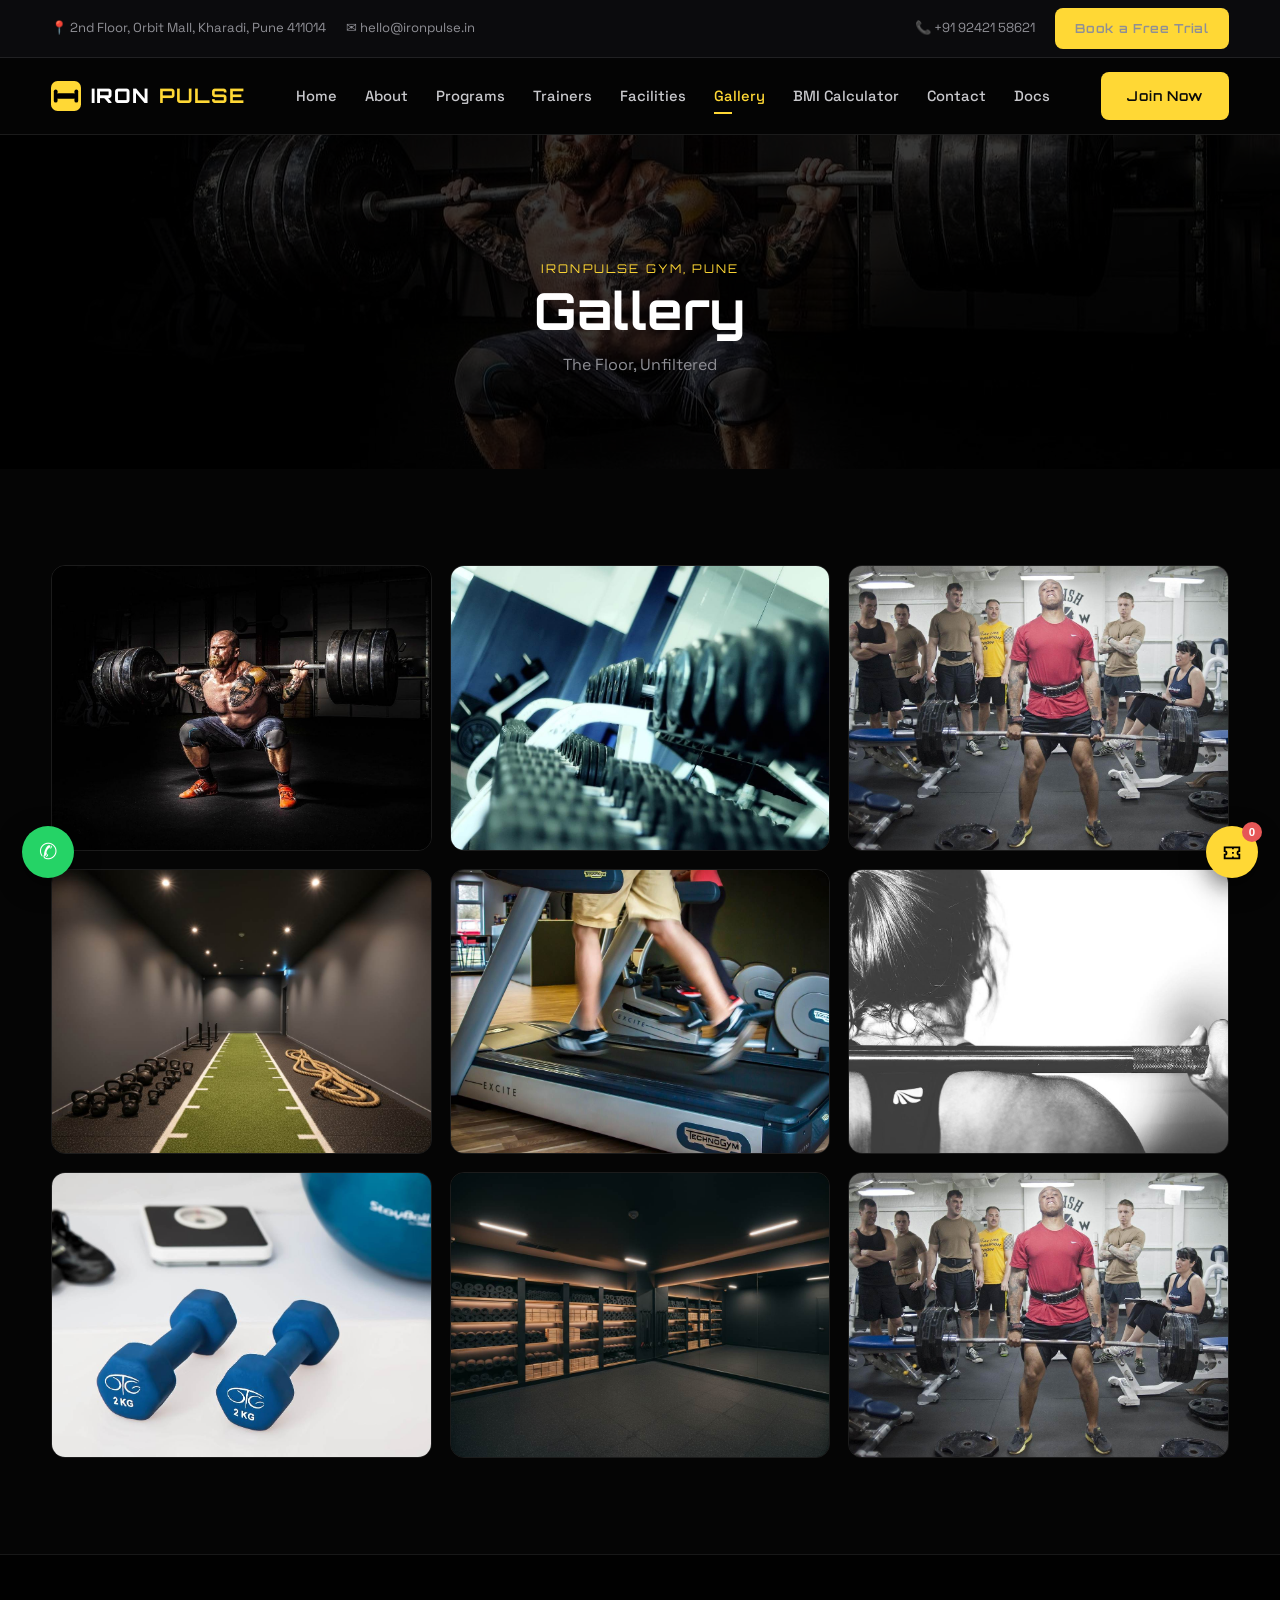
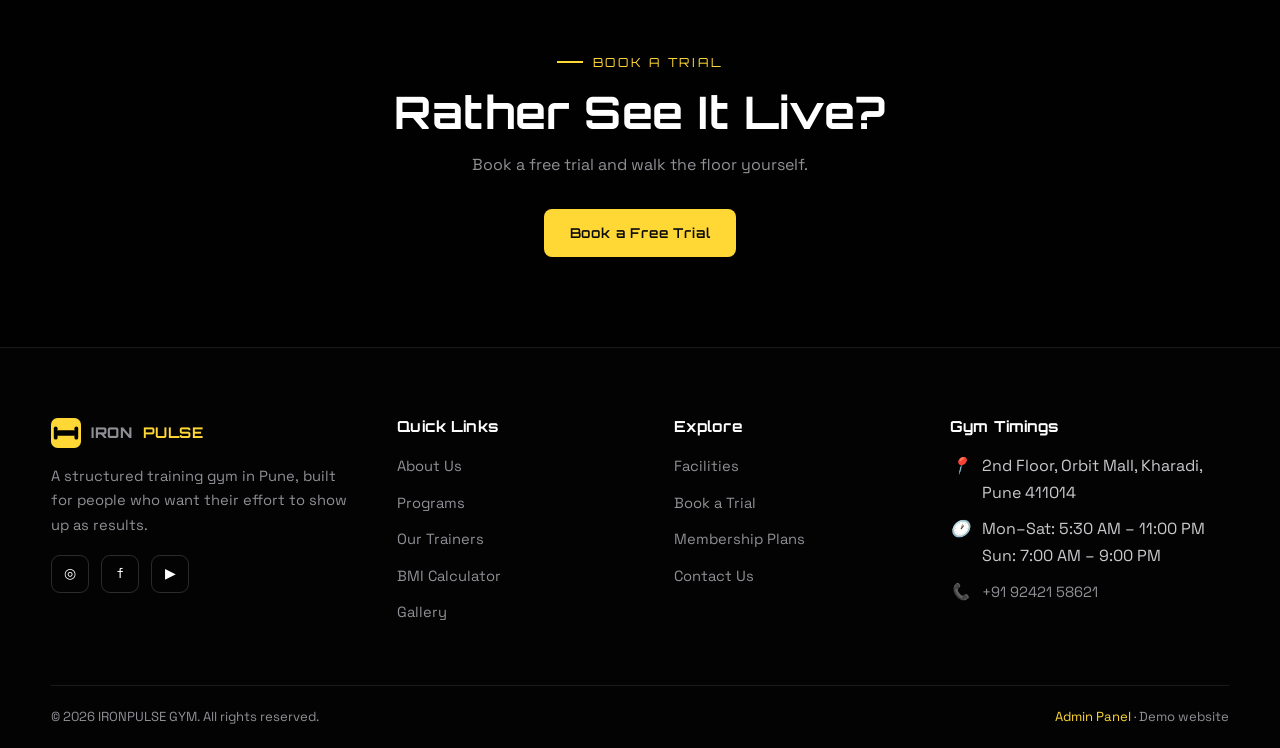
<file: gallery.html>
<!DOCTYPE html>
<html lang="en">
<head>
<meta charset="UTF-8">
<meta name="viewport" content="width=device-width, initial-scale=1.0">
<title>Gallery | IRONPULSE Gym Pune</title>
<meta name="description" content="Inside IRONPULSE Gym Pune: the floor, the zones and the training in action.">
<link rel="preconnect" href="https://fonts.googleapis.com">
<link href="https://fonts.googleapis.com/css2?family=Orbitron:wght@600;700;800&family=Space+Grotesk:wght@400;500;600&display=swap" rel="stylesheet">
<link rel="stylesheet" href="assets/css/style.css">
<link rel="icon" href="data:image/svg+xml,<svg xmlns='http://www.w3.org/2000/svg' viewBox='0 0 32 32'><rect width='32' height='32' rx='7' fill='%23ffd835'/><rect x='6' y='13' width='20' height='6' rx='2' fill='%23000'/><rect x='3' y='9' width='4' height='14' rx='2' fill='%23000'/><rect x='25' y='9' width='4' height='14' rx='2' fill='%23000'/></svg>">
</head>
<body>
<div class="topbar"><div class="container topbar-in">
<div class="tb-group hide-m"><span>📍 2nd Floor, Orbit Mall, Kharadi, Pune 411014</span><a href="mailto:hello@ironpulse.in">✉ hello@ironpulse.in</a></div>
<div class="tb-group"><a href="tel:+919242158621">📞 +91 92421 58621</a><a class="btn btn-y btn-sm" href="contact.html">Book a Free Trial</a></div>
</div></div>
<header class="site-head"><div class="container nav">
<a class="logo" href="index.html"><svg class="logo-mark" viewBox="0 0 32 32"><rect width="32" height="32" rx="7" fill="#ffd835"/><rect x="6" y="13" width="20" height="6" rx="2" fill="#000"/><rect x="3" y="9" width="4" height="14" rx="2" fill="#000"/><rect x="25" y="9" width="4" height="14" rx="2" fill="#000"/></svg>IRON<b>PULSE</b></a>
<nav class="nav-links"><a href="index.html" class="">Home</a><a href="about.html" class="">About</a><a href="programs.html" class="">Programs</a><a href="trainers.html" class="">Trainers</a><a href="facilities.html" class="">Facilities</a><a href="gallery.html" class="active">Gallery</a><a href="bmi.html" class="">BMI Calculator</a><a href="contact.html" class="">Contact</a><a href="docs/index.html">Docs</a></nav>
<a class="btn btn-y" href="contact.html">Join Now</a>
<button class="burger" aria-label="Menu">☰</button>
</div></header><section class="page-hero"><div class="container"><span class="crumb">IRONPULSE GYM, PUNE</span><h1>Gallery</h1><p>The Floor, Unfiltered</p></div></section>
<section class="sec"><div class="container">
<div class="gal-grid"><div class="gal-item rv"><img src="assets/img/hero.jpg" alt="Strength floor at IRONPULSE Gym" loading="lazy"></div><div class="gal-item rv"><img src="assets/img/fac-weights.jpg" alt="Free weights zone at IRONPULSE Gym" loading="lazy"></div><div class="gal-item rv"><img src="assets/img/group.jpg" alt="Coached group session at IRONPULSE Gym" loading="lazy"></div><div class="gal-item rv"><img src="assets/img/fac-turf.jpg" alt="Functional turf at IRONPULSE Gym" loading="lazy"></div><div class="gal-item rv"><img src="assets/img/prog-cardio.jpg" alt="Cardio deck at IRONPULSE Gym" loading="lazy"></div><div class="gal-item rv"><img src="assets/img/prog-muscle.jpg" alt="Barbell work at IRONPULSE Gym" loading="lazy"></div><div class="gal-item rv"><img src="assets/img/prog-begin.jpg" alt="Starter dumbbells at IRONPULSE Gym" loading="lazy"></div><div class="gal-item rv"><img src="assets/img/fac-yoga.jpg" alt="Mobility room at IRONPULSE Gym" loading="lazy"></div><div class="gal-item rv"><img src="assets/img/prog-strength2.jpg" alt="Deadlift day at IRONPULSE Gym" loading="lazy"></div></div>
</div></section>
<section class="cta-band"><div class="container rv"><span class="kicker" style="display:inline-flex">Book a Trial</span><h2>Rather See It Live?</h2><p>Book a free trial and walk the floor yourself.</p><a class="btn btn-y" href="contact.html">Book a Free Trial</a></div></section><footer><div class="container"><div class="foot-grid">
<div><a class="logo" href="index.html" style="margin-bottom:16px"><svg class="logo-mark" viewBox="0 0 32 32"><rect width="32" height="32" rx="7" fill="#ffd835"/><rect x="6" y="13" width="20" height="6" rx="2" fill="#000"/><rect x="3" y="9" width="4" height="14" rx="2" fill="#000"/><rect x="25" y="9" width="4" height="14" rx="2" fill="#000"/></svg>IRON<b>PULSE</b></a>
<p>A structured training gym in Pune, built for people who want their effort to show up as results.</p>
<div class="soc"><a href="#" aria-label="Instagram">◎</a><a href="#" aria-label="Facebook">f</a><a href="#" aria-label="YouTube">▶</a></div></div>
<div><h4>Quick Links</h4><ul><li><a href="about.html">About Us</a></li><li><a href="programs.html">Programs</a></li><li><a href="trainers.html">Our Trainers</a></li><li><a href="bmi.html">BMI Calculator</a></li><li><a href="gallery.html">Gallery</a></li></ul></div>
<div><h4>Explore</h4><ul><li><a href="facilities.html">Facilities</a></li><li><a href="contact.html">Book a Trial</a></li><li><a href="contact.html">Membership Plans</a></li><li><a href="contact.html">Contact Us</a></li></ul></div>
<div><h4>Gym Timings</h4><ul class="foot-contact">
<li><i>📍</i><span>2nd Floor, Orbit Mall, Kharadi, Pune 411014</span></li>
<li><i>🕐</i><span>Mon–Sat: 5:30 AM – 11:00 PM<br>Sun: 7:00 AM – 9:00 PM</span></li>
<li><i>📞</i><span><a href="tel:+919242158621">+91 92421 58621</a></span></li></ul></div>
</div><div class="foot-bottom"><span>© 2026 IRONPULSE GYM. All rights reserved.</span><span><a href="admin.html" style="color:var(--yellow)">Admin Panel</a> &middot; Demo website</span></div></div></footer>
<a class="wa-float" href="https://wa.me/919242158621?text=Hi%20IRONPULSE%20Gym!%20I%20want%20to%20book%20a%20free%20trial." aria-label="WhatsApp">✆</a>
<button class="to-top" aria-label="Back to top">↑</button>
<script src="assets/js/store.js"></script><script src="assets/js/main.js"></script>
</body></html>
</file>
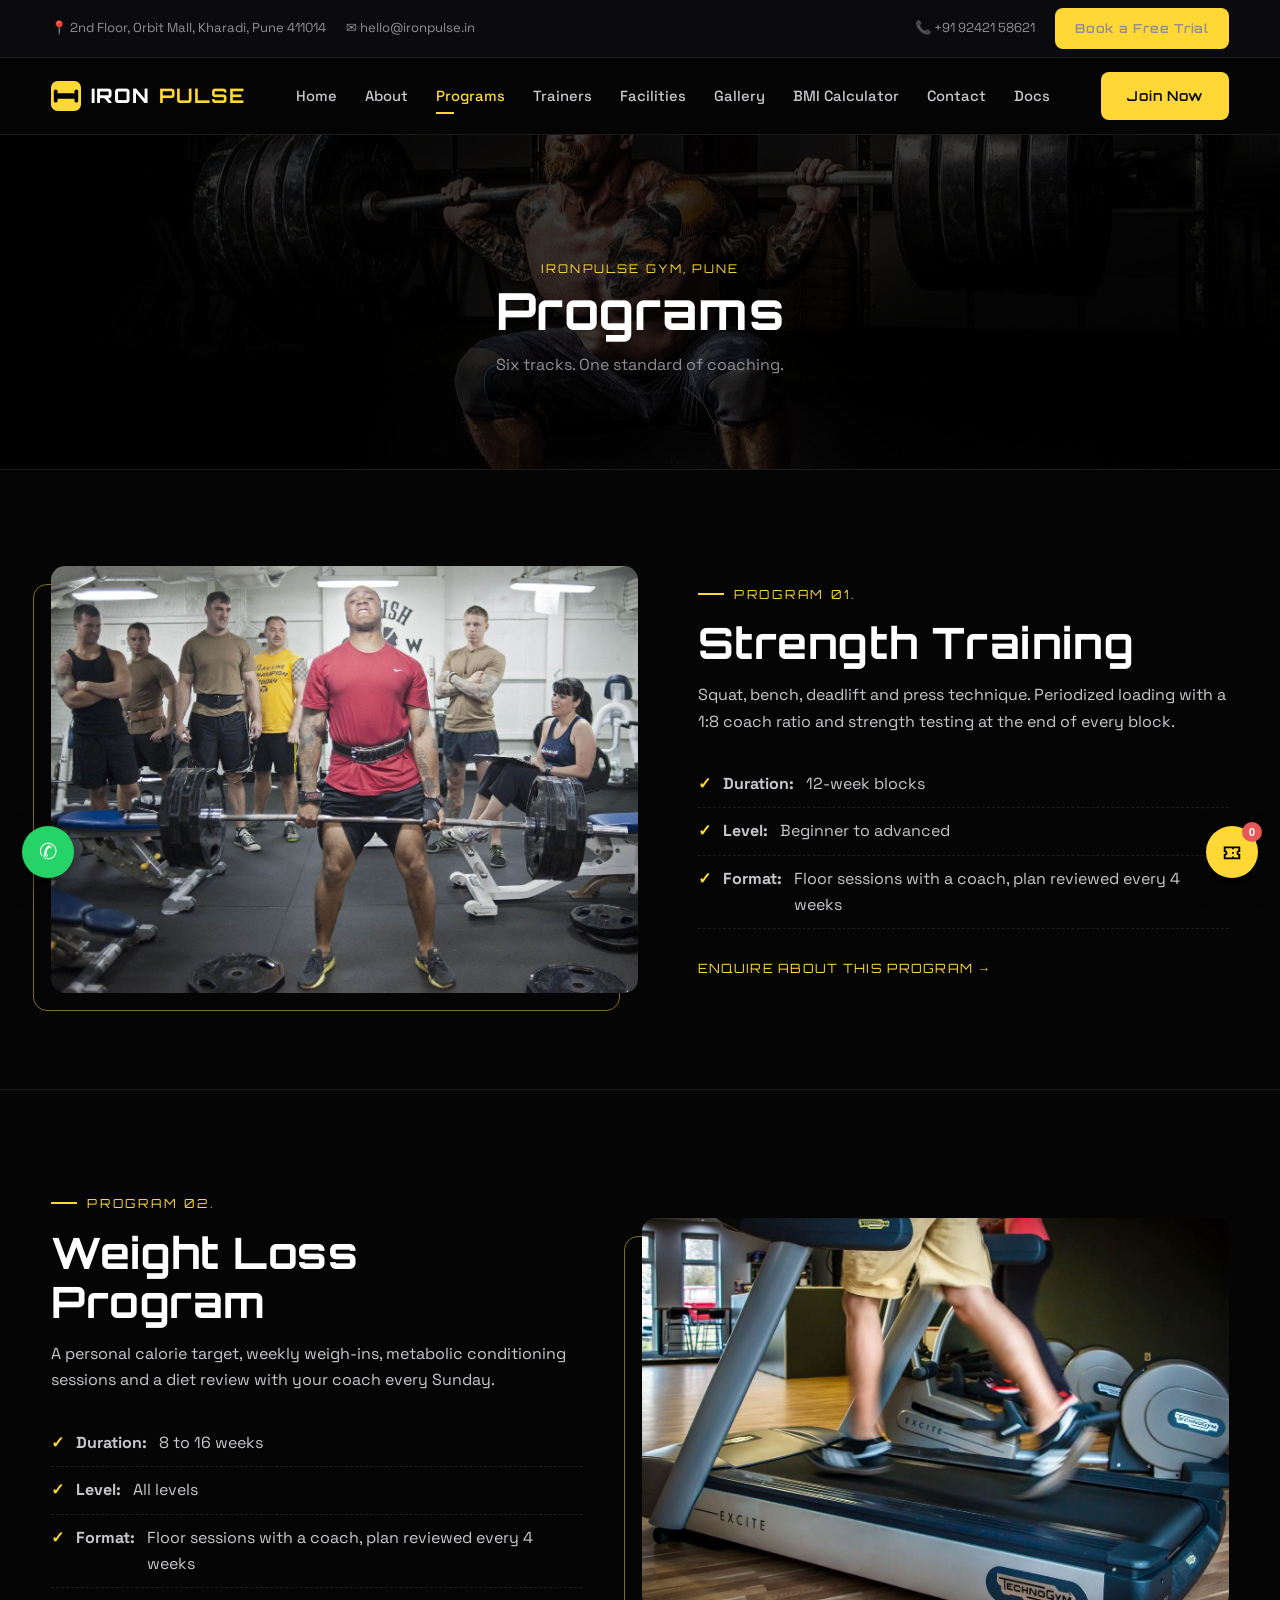
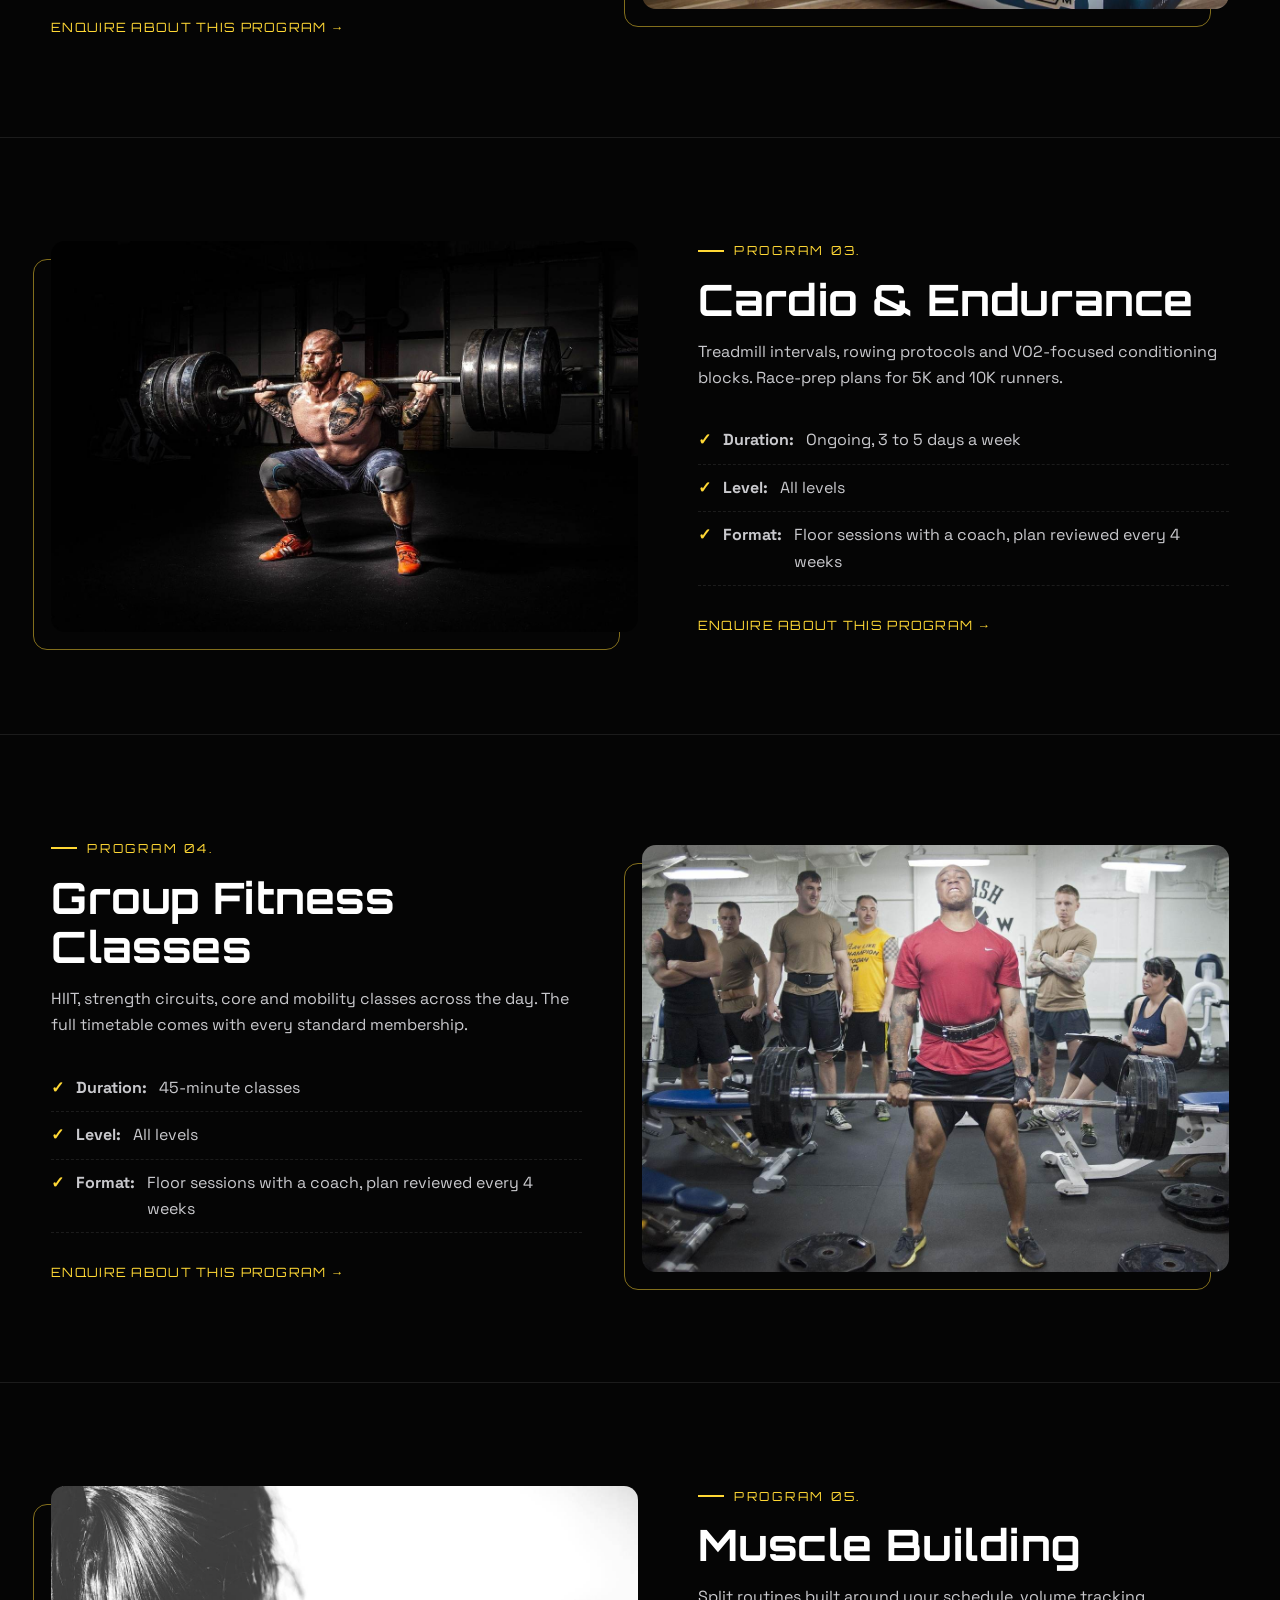
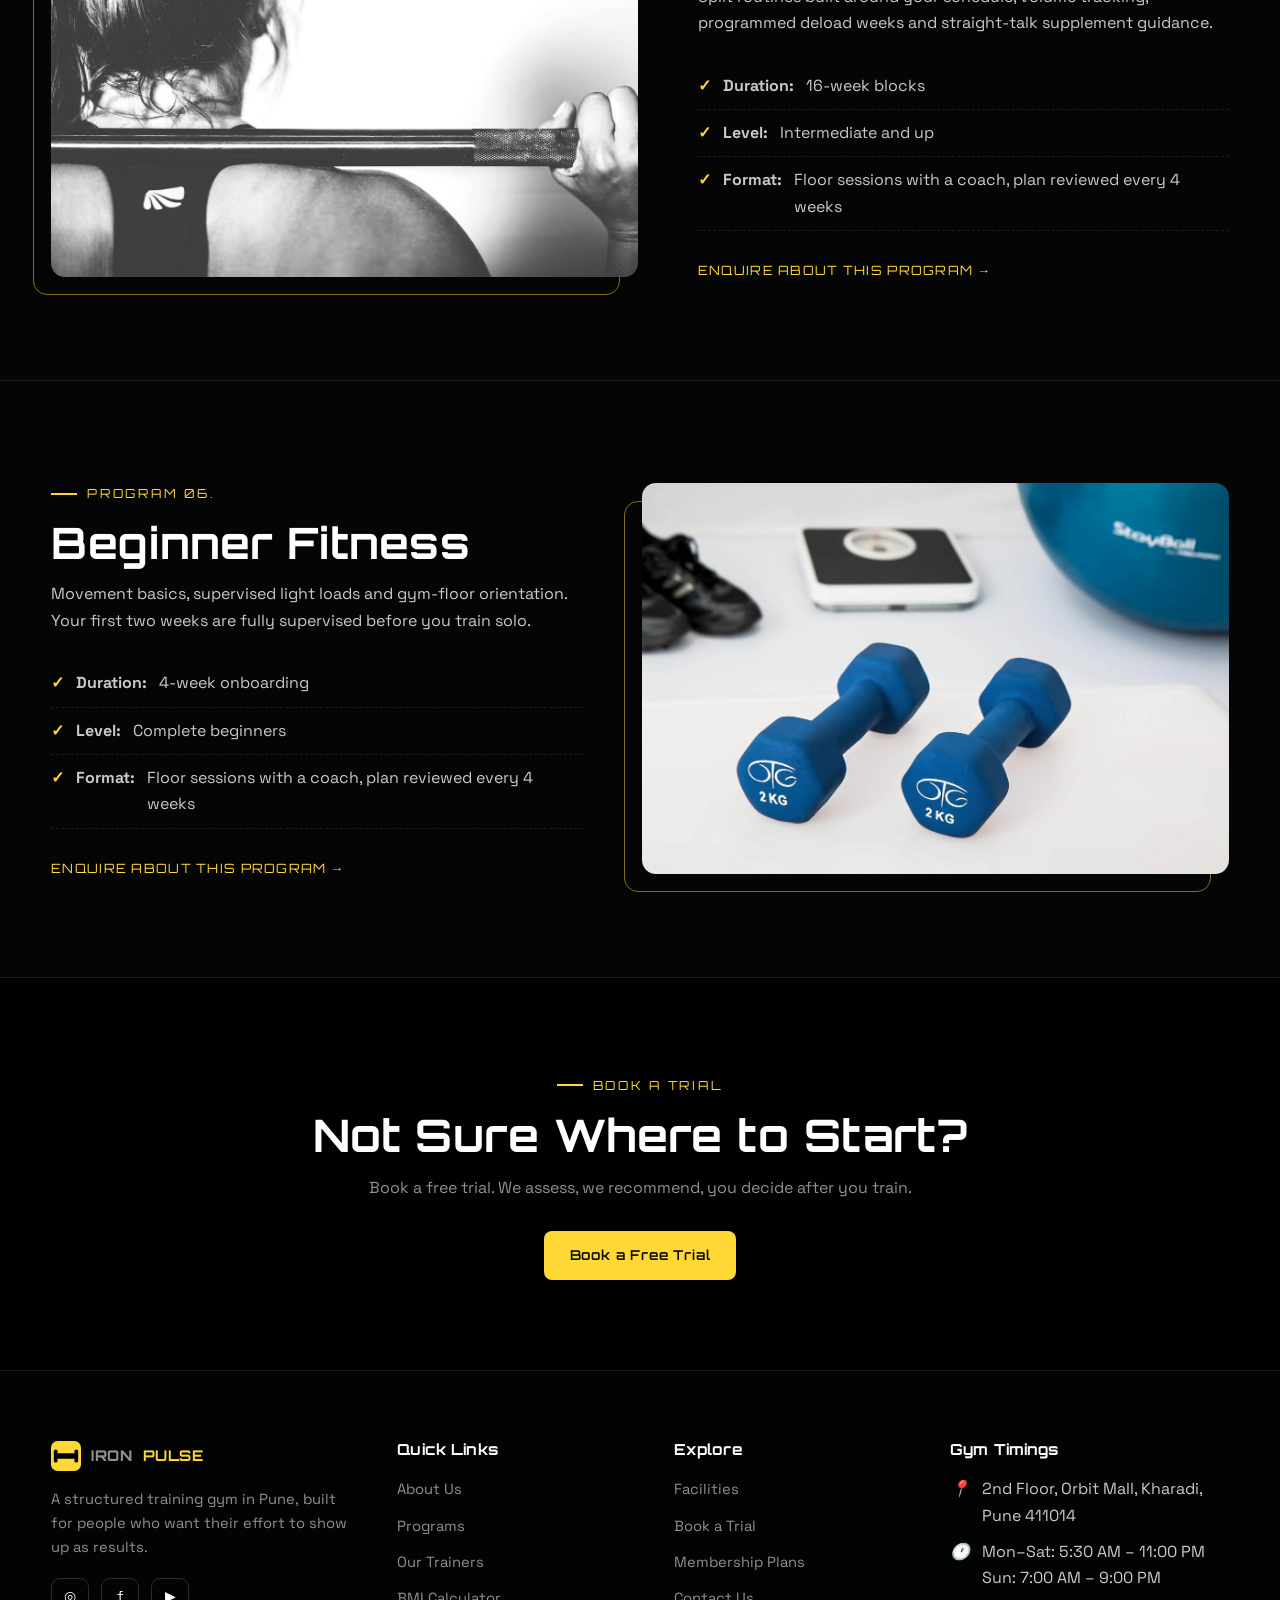
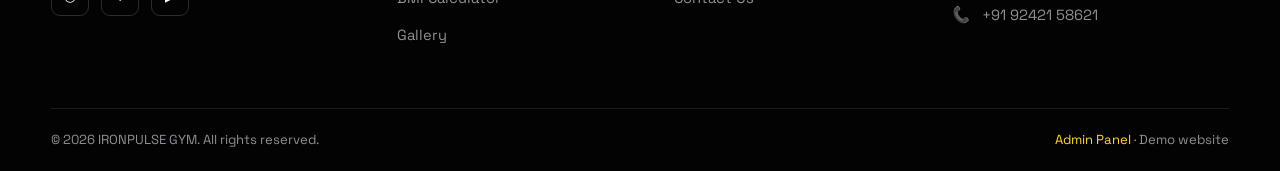
<file: programs.html>
<!DOCTYPE html>
<html lang="en">
<head>
<meta charset="UTF-8">
<meta name="viewport" content="width=device-width, initial-scale=1.0">
<title>Training Programs at IRONPULSE Gym Pune | Strength, Weight Loss, Cardio & More</title>
<meta name="description" content="Six structured training programs at IRONPULSE Gym Pune: strength training, weight loss, cardio and endurance, group classes, muscle building and a beginner track.">
<link rel="preconnect" href="https://fonts.googleapis.com">
<link href="https://fonts.googleapis.com/css2?family=Orbitron:wght@600;700;800&family=Space+Grotesk:wght@400;500;600&display=swap" rel="stylesheet">
<link rel="stylesheet" href="assets/css/style.css">
<link rel="icon" href="data:image/svg+xml,<svg xmlns='http://www.w3.org/2000/svg' viewBox='0 0 32 32'><rect width='32' height='32' rx='7' fill='%23ffd835'/><rect x='6' y='13' width='20' height='6' rx='2' fill='%23000'/><rect x='3' y='9' width='4' height='14' rx='2' fill='%23000'/><rect x='25' y='9' width='4' height='14' rx='2' fill='%23000'/></svg>">
</head>
<body>
<div class="topbar"><div class="container topbar-in">
<div class="tb-group hide-m"><span>📍 2nd Floor, Orbit Mall, Kharadi, Pune 411014</span><a href="mailto:hello@ironpulse.in">✉ hello@ironpulse.in</a></div>
<div class="tb-group"><a href="tel:+919242158621">📞 +91 92421 58621</a><a class="btn btn-y btn-sm" href="contact.html">Book a Free Trial</a></div>
</div></div>
<header class="site-head"><div class="container nav">
<a class="logo" href="index.html"><svg class="logo-mark" viewBox="0 0 32 32"><rect width="32" height="32" rx="7" fill="#ffd835"/><rect x="6" y="13" width="20" height="6" rx="2" fill="#000"/><rect x="3" y="9" width="4" height="14" rx="2" fill="#000"/><rect x="25" y="9" width="4" height="14" rx="2" fill="#000"/></svg>IRON<b>PULSE</b></a>
<nav class="nav-links"><a href="index.html" class="">Home</a><a href="about.html" class="">About</a><a href="programs.html" class="active">Programs</a><a href="trainers.html" class="">Trainers</a><a href="facilities.html" class="">Facilities</a><a href="gallery.html" class="">Gallery</a><a href="bmi.html" class="">BMI Calculator</a><a href="contact.html" class="">Contact</a><a href="docs/index.html">Docs</a></nav>
<a class="btn btn-y" href="contact.html">Join Now</a>
<button class="burger" aria-label="Menu">☰</button>
</div></header><section class="page-hero"><div class="container"><span class="crumb">IRONPULSE GYM, PUNE</span><h1>Programs</h1><p>Six tracks. One standard of coaching.</p></div></section><section class="sec section-split"><div class="container why-grid">
<div class="about-img rv" style="direction:ltr"><img src="assets/img/prog-strength2.jpg" alt="Strength Training at IRONPULSE Gym" loading="lazy"></div>
<div class="rv d1" style="direction:ltr">
<div class="sec-head" style="margin-bottom:0"><span class="kicker">Program 01.</span><h2>Strength Training</h2></div>
<p style="margin-top:14px">Squat, bench, deadlift and press technique. Periodized loading with a 1:8 coach ratio and strength testing at the end of every block.</p>
<ul class="check-list">
<li><b>Duration:</b> 12-week blocks</li>
<li><b>Level:</b> Beginner to advanced</li>
<li><b>Format:</b> Floor sessions with a coach, plan reviewed every 4 weeks</li>
</ul>
<a class="link-y" href="contact.html">Enquire About This Program →</a>
</div></div></section><section class="sec section-split"><div class="container why-grid" style="direction:rtl">
<div class="about-img rv" style="direction:ltr"><img src="assets/img/prog-cardio.jpg" alt="Weight Loss Program at IRONPULSE Gym" loading="lazy"></div>
<div class="rv d1" style="direction:ltr">
<div class="sec-head" style="margin-bottom:0"><span class="kicker">Program 02.</span><h2>Weight Loss Program</h2></div>
<p style="margin-top:14px">A personal calorie target, weekly weigh-ins, metabolic conditioning sessions and a diet review with your coach every Sunday.</p>
<ul class="check-list">
<li><b>Duration:</b> 8 to 16 weeks</li>
<li><b>Level:</b> All levels</li>
<li><b>Format:</b> Floor sessions with a coach, plan reviewed every 4 weeks</li>
</ul>
<a class="link-y" href="contact.html">Enquire About This Program →</a>
</div></div></section><section class="sec section-split"><div class="container why-grid">
<div class="about-img rv" style="direction:ltr"><img src="assets/img/hero.jpg" alt="Cardio & Endurance at IRONPULSE Gym" loading="lazy"></div>
<div class="rv d1" style="direction:ltr">
<div class="sec-head" style="margin-bottom:0"><span class="kicker">Program 03.</span><h2>Cardio & Endurance</h2></div>
<p style="margin-top:14px">Treadmill intervals, rowing protocols and VO2-focused conditioning blocks. Race-prep plans for 5K and 10K runners.</p>
<ul class="check-list">
<li><b>Duration:</b> Ongoing, 3 to 5 days a week</li>
<li><b>Level:</b> All levels</li>
<li><b>Format:</b> Floor sessions with a coach, plan reviewed every 4 weeks</li>
</ul>
<a class="link-y" href="contact.html">Enquire About This Program →</a>
</div></div></section><section class="sec section-split"><div class="container why-grid" style="direction:rtl">
<div class="about-img rv" style="direction:ltr"><img src="assets/img/group.jpg" alt="Group Fitness Classes at IRONPULSE Gym" loading="lazy"></div>
<div class="rv d1" style="direction:ltr">
<div class="sec-head" style="margin-bottom:0"><span class="kicker">Program 04.</span><h2>Group Fitness Classes</h2></div>
<p style="margin-top:14px">HIIT, strength circuits, core and mobility classes across the day. The full timetable comes with every standard membership.</p>
<ul class="check-list">
<li><b>Duration:</b> 45-minute classes</li>
<li><b>Level:</b> All levels</li>
<li><b>Format:</b> Floor sessions with a coach, plan reviewed every 4 weeks</li>
</ul>
<a class="link-y" href="contact.html">Enquire About This Program →</a>
</div></div></section><section class="sec section-split"><div class="container why-grid">
<div class="about-img rv" style="direction:ltr"><img src="assets/img/prog-muscle.jpg" alt="Muscle Building at IRONPULSE Gym" loading="lazy"></div>
<div class="rv d1" style="direction:ltr">
<div class="sec-head" style="margin-bottom:0"><span class="kicker">Program 05.</span><h2>Muscle Building</h2></div>
<p style="margin-top:14px">Split routines built around your schedule, volume tracking, programmed deload weeks and straight-talk supplement guidance.</p>
<ul class="check-list">
<li><b>Duration:</b> 16-week blocks</li>
<li><b>Level:</b> Intermediate and up</li>
<li><b>Format:</b> Floor sessions with a coach, plan reviewed every 4 weeks</li>
</ul>
<a class="link-y" href="contact.html">Enquire About This Program →</a>
</div></div></section><section class="sec section-split"><div class="container why-grid" style="direction:rtl">
<div class="about-img rv" style="direction:ltr"><img src="assets/img/prog-begin.jpg" alt="Beginner Fitness at IRONPULSE Gym" loading="lazy"></div>
<div class="rv d1" style="direction:ltr">
<div class="sec-head" style="margin-bottom:0"><span class="kicker">Program 06.</span><h2>Beginner Fitness</h2></div>
<p style="margin-top:14px">Movement basics, supervised light loads and gym-floor orientation. Your first two weeks are fully supervised before you train solo.</p>
<ul class="check-list">
<li><b>Duration:</b> 4-week onboarding</li>
<li><b>Level:</b> Complete beginners</li>
<li><b>Format:</b> Floor sessions with a coach, plan reviewed every 4 weeks</li>
</ul>
<a class="link-y" href="contact.html">Enquire About This Program →</a>
</div></div></section><section class="cta-band"><div class="container rv"><span class="kicker" style="display:inline-flex">Book a Trial</span><h2>Not Sure Where to Start?</h2><p>Book a free trial. We assess, we recommend, you decide after you train.</p><a class="btn btn-y" href="contact.html">Book a Free Trial</a></div></section><footer><div class="container"><div class="foot-grid">
<div><a class="logo" href="index.html" style="margin-bottom:16px"><svg class="logo-mark" viewBox="0 0 32 32"><rect width="32" height="32" rx="7" fill="#ffd835"/><rect x="6" y="13" width="20" height="6" rx="2" fill="#000"/><rect x="3" y="9" width="4" height="14" rx="2" fill="#000"/><rect x="25" y="9" width="4" height="14" rx="2" fill="#000"/></svg>IRON<b>PULSE</b></a>
<p>A structured training gym in Pune, built for people who want their effort to show up as results.</p>
<div class="soc"><a href="#" aria-label="Instagram">◎</a><a href="#" aria-label="Facebook">f</a><a href="#" aria-label="YouTube">▶</a></div></div>
<div><h4>Quick Links</h4><ul><li><a href="about.html">About Us</a></li><li><a href="programs.html">Programs</a></li><li><a href="trainers.html">Our Trainers</a></li><li><a href="bmi.html">BMI Calculator</a></li><li><a href="gallery.html">Gallery</a></li></ul></div>
<div><h4>Explore</h4><ul><li><a href="facilities.html">Facilities</a></li><li><a href="contact.html">Book a Trial</a></li><li><a href="contact.html">Membership Plans</a></li><li><a href="contact.html">Contact Us</a></li></ul></div>
<div><h4>Gym Timings</h4><ul class="foot-contact">
<li><i>📍</i><span>2nd Floor, Orbit Mall, Kharadi, Pune 411014</span></li>
<li><i>🕐</i><span>Mon–Sat: 5:30 AM – 11:00 PM<br>Sun: 7:00 AM – 9:00 PM</span></li>
<li><i>📞</i><span><a href="tel:+919242158621">+91 92421 58621</a></span></li></ul></div>
</div><div class="foot-bottom"><span>© 2026 IRONPULSE GYM. All rights reserved.</span><span><a href="admin.html" style="color:var(--yellow)">Admin Panel</a> &middot; Demo website</span></div></div></footer>
<a class="wa-float" href="https://wa.me/919242158621?text=Hi%20IRONPULSE%20Gym!%20I%20want%20to%20book%20a%20free%20trial." aria-label="WhatsApp">✆</a>
<button class="to-top" aria-label="Back to top">↑</button>
<script src="assets/js/store.js"></script><script src="assets/js/main.js"></script>
</body></html>
</file>
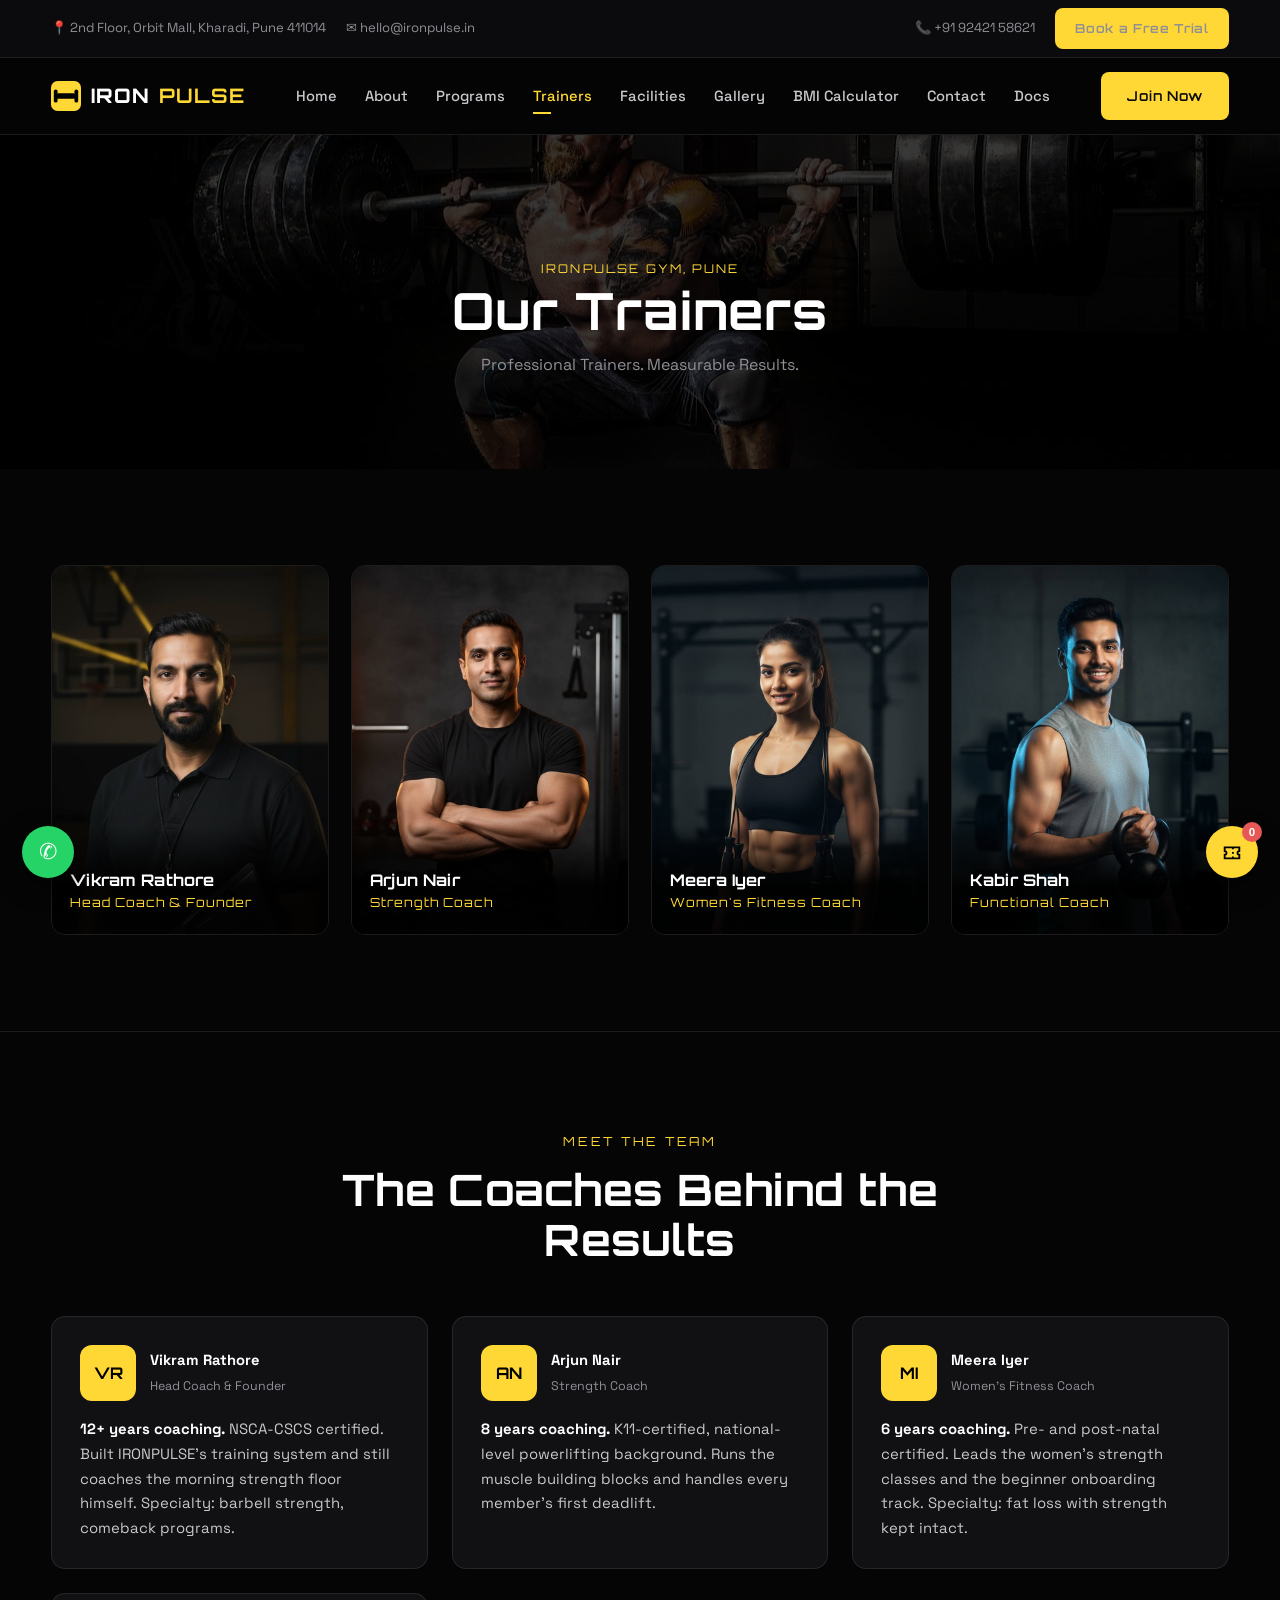
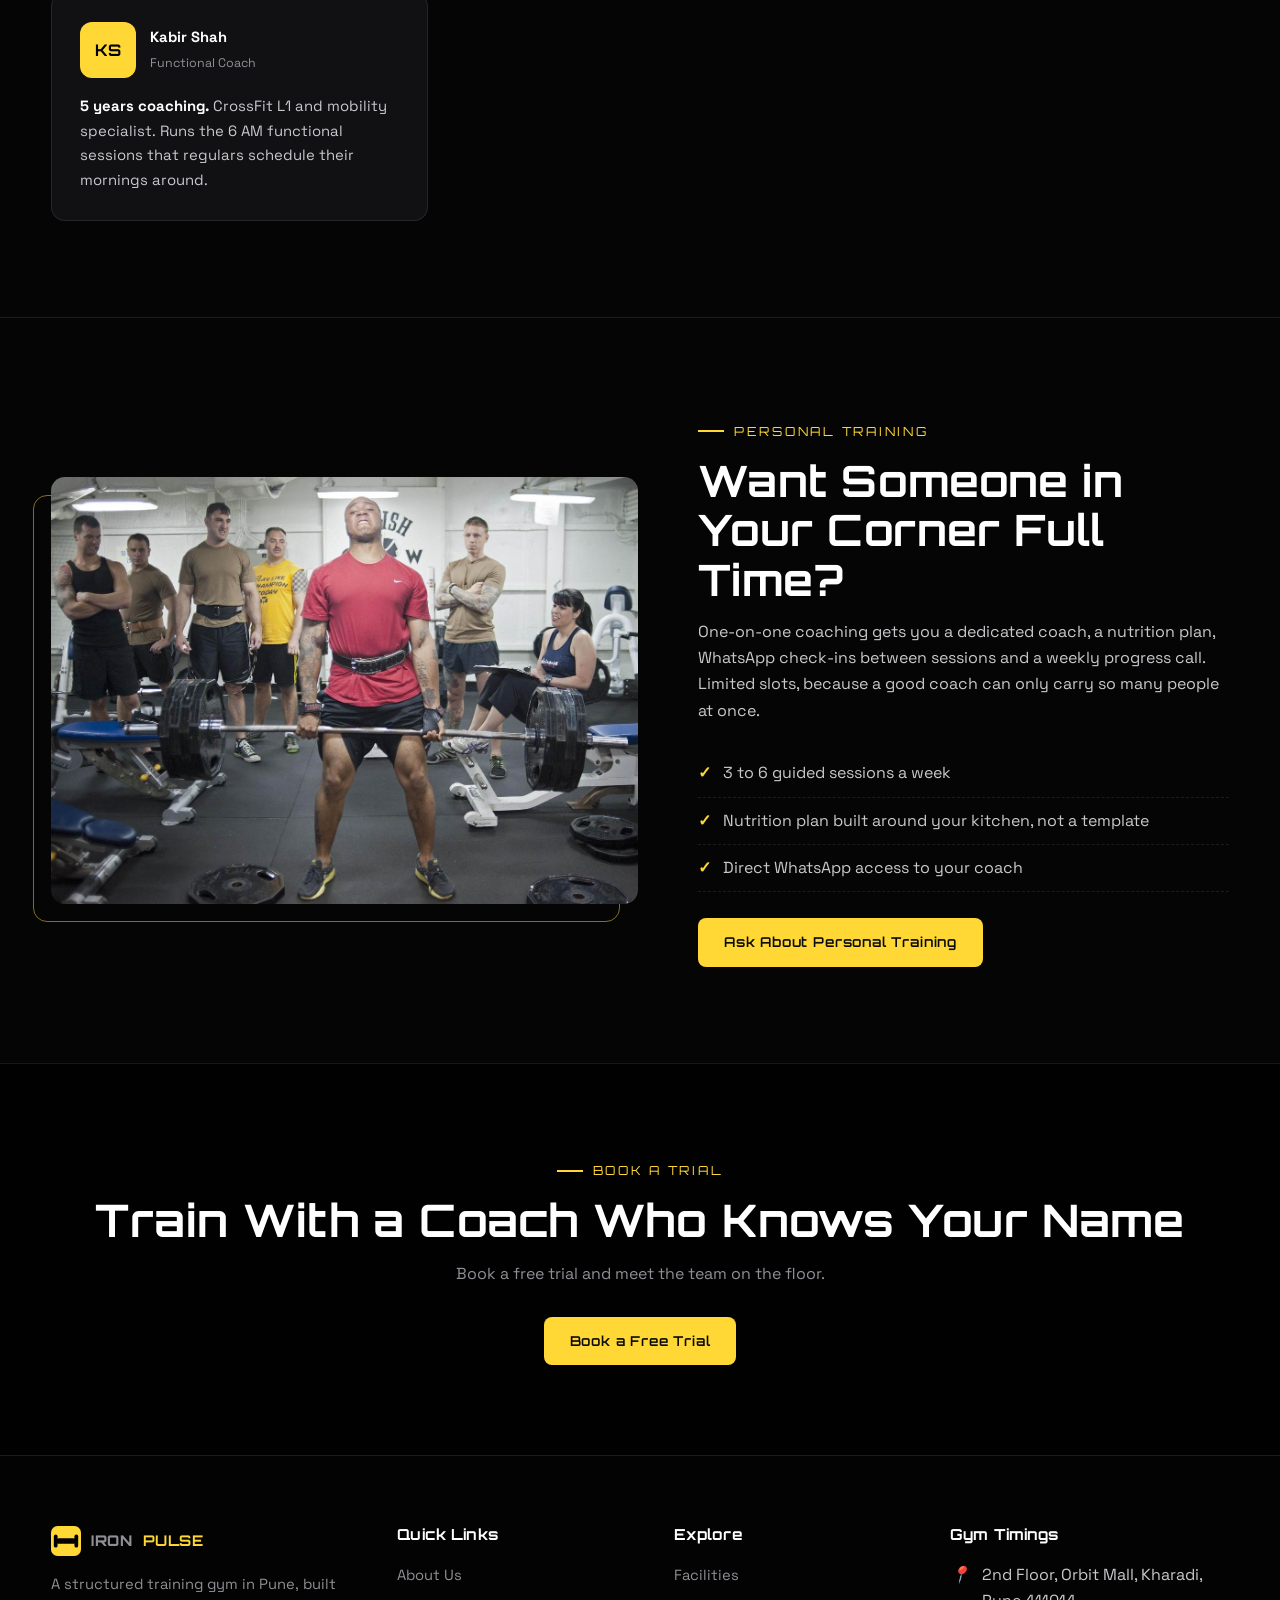
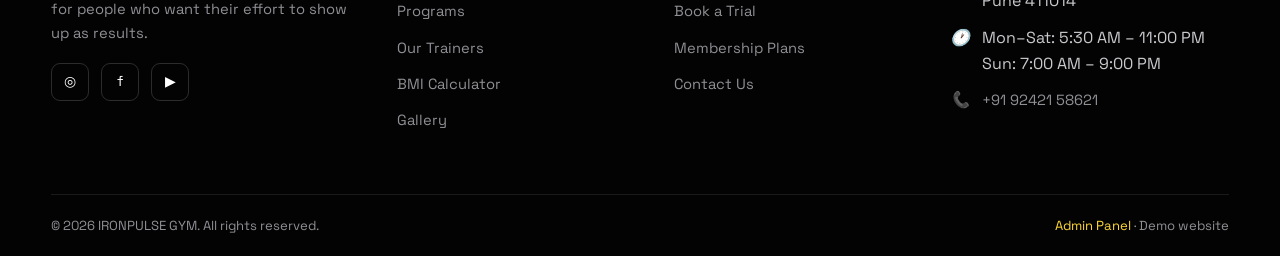
<file: trainers.html>
<!DOCTYPE html>
<html lang="en">
<head>
<meta charset="UTF-8">
<meta name="viewport" content="width=device-width, initial-scale=1.0">
<title>Our Trainers | IRONPULSE Gym Pune</title>
<meta name="description" content="Meet the certified trainers at IRONPULSE Gym Pune: strength, functional, women's fitness and beginner coaching under one roof.">
<link rel="preconnect" href="https://fonts.googleapis.com">
<link href="https://fonts.googleapis.com/css2?family=Orbitron:wght@600;700;800&family=Space+Grotesk:wght@400;500;600&display=swap" rel="stylesheet">
<link rel="stylesheet" href="assets/css/style.css">
<link rel="icon" href="data:image/svg+xml,<svg xmlns='http://www.w3.org/2000/svg' viewBox='0 0 32 32'><rect width='32' height='32' rx='7' fill='%23ffd835'/><rect x='6' y='13' width='20' height='6' rx='2' fill='%23000'/><rect x='3' y='9' width='4' height='14' rx='2' fill='%23000'/><rect x='25' y='9' width='4' height='14' rx='2' fill='%23000'/></svg>">
</head>
<body>
<div class="topbar"><div class="container topbar-in">
<div class="tb-group hide-m"><span>📍 2nd Floor, Orbit Mall, Kharadi, Pune 411014</span><a href="mailto:hello@ironpulse.in">✉ hello@ironpulse.in</a></div>
<div class="tb-group"><a href="tel:+919242158621">📞 +91 92421 58621</a><a class="btn btn-y btn-sm" href="contact.html">Book a Free Trial</a></div>
</div></div>
<header class="site-head"><div class="container nav">
<a class="logo" href="index.html"><svg class="logo-mark" viewBox="0 0 32 32"><rect width="32" height="32" rx="7" fill="#ffd835"/><rect x="6" y="13" width="20" height="6" rx="2" fill="#000"/><rect x="3" y="9" width="4" height="14" rx="2" fill="#000"/><rect x="25" y="9" width="4" height="14" rx="2" fill="#000"/></svg>IRON<b>PULSE</b></a>
<nav class="nav-links"><a href="index.html" class="">Home</a><a href="about.html" class="">About</a><a href="programs.html" class="">Programs</a><a href="trainers.html" class="active">Trainers</a><a href="facilities.html" class="">Facilities</a><a href="gallery.html" class="">Gallery</a><a href="bmi.html" class="">BMI Calculator</a><a href="contact.html" class="">Contact</a><a href="docs/index.html">Docs</a></nav>
<a class="btn btn-y" href="contact.html">Join Now</a>
<button class="burger" aria-label="Menu">☰</button>
</div></header><section class="page-hero"><div class="container"><span class="crumb">IRONPULSE GYM, PUNE</span><h1>Our Trainers</h1><p>Professional Trainers. Measurable Results.</p></div></section>
<section class="sec"><div class="container">
<div class="tr-grid"><div class="tr-card rv"><img src="assets/img/trainer-vikram.jpg" alt="Vikram Rathore, Head Coach & Founder at IRONPULSE Gym" loading="lazy"><div class="tr-info"><h4>Vikram Rathore</h4><span>Head Coach & Founder</span></div></div><div class="tr-card rv"><img src="assets/img/trainer-arjun.jpg" alt="Arjun Nair, Strength Coach at IRONPULSE Gym" loading="lazy"><div class="tr-info"><h4>Arjun Nair</h4><span>Strength Coach</span></div></div><div class="tr-card rv"><img src="assets/img/trainer-meera.jpg" alt="Meera Iyer, Women's Fitness Coach at IRONPULSE Gym" loading="lazy"><div class="tr-info"><h4>Meera Iyer</h4><span>Women's Fitness Coach</span></div></div><div class="tr-card rv"><img src="assets/img/trainer-kabir.jpg" alt="Kabir Shah, Functional Coach at IRONPULSE Gym" loading="lazy"><div class="tr-info"><h4>Kabir Shah</h4><span>Functional Coach</span></div></div></div>
</div></section>
<section class="sec section-split"><div class="container">
<div class="sec-head center rv"><span class="kicker">Meet the Team</span><h2>The Coaches Behind the Results</h2></div>
<div class="tst-grid"><div class="tst-card rv"><div class="tst-who" style="border:0;padding:0"><div class="av" style="border-radius:12px;width:56px;height:56px">VR</div><div><b>Vikram Rathore</b><small>Head Coach & Founder</small></div></div><p><b style="color:#fff">12+ years coaching.</b> NSCA-CSCS certified. Built IRONPULSE's training system and still coaches the morning strength floor himself. Specialty: barbell strength, comeback programs.</p></div><div class="tst-card rv"><div class="tst-who" style="border:0;padding:0"><div class="av" style="border-radius:12px;width:56px;height:56px">AN</div><div><b>Arjun Nair</b><small>Strength Coach</small></div></div><p><b style="color:#fff">8 years coaching.</b> K11-certified, national-level powerlifting background. Runs the muscle building blocks and handles every member's first deadlift.</p></div><div class="tst-card rv"><div class="tst-who" style="border:0;padding:0"><div class="av" style="border-radius:12px;width:56px;height:56px">MI</div><div><b>Meera Iyer</b><small>Women's Fitness Coach</small></div></div><p><b style="color:#fff">6 years coaching.</b> Pre- and post-natal certified. Leads the women's strength classes and the beginner onboarding track. Specialty: fat loss with strength kept intact.</p></div><div class="tst-card rv"><div class="tst-who" style="border:0;padding:0"><div class="av" style="border-radius:12px;width:56px;height:56px">KS</div><div><b>Kabir Shah</b><small>Functional Coach</small></div></div><p><b style="color:#fff">5 years coaching.</b> CrossFit L1 and mobility specialist. Runs the 6 AM functional sessions that regulars schedule their mornings around.</p></div></div>
</div></section>
<section class="sec section-split"><div class="container why-grid">
<div class="about-img rv"><img src="assets/img/group.jpg" alt="Personal training at IRONPULSE" loading="lazy"></div>
<div class="rv d1">
<div class="sec-head" style="margin-bottom:0"><span class="kicker">Personal Training</span><h2>Want Someone in Your Corner Full Time?</h2></div>
<p style="margin-top:14px">One-on-one coaching gets you a dedicated coach, a nutrition plan, WhatsApp check-ins between sessions and a weekly progress call. Limited slots, because a good coach can only carry so many people at once.</p>
<ul class="check-list">
<li>3 to 6 guided sessions a week</li>
<li>Nutrition plan built around your kitchen, not a template</li>
<li>Direct WhatsApp access to your coach</li>
</ul>
<a class="btn btn-y" href="contact.html">Ask About Personal Training</a>
</div></div></section>
<section class="cta-band"><div class="container rv"><span class="kicker" style="display:inline-flex">Book a Trial</span><h2>Train With a Coach Who Knows Your Name</h2><p>Book a free trial and meet the team on the floor.</p><a class="btn btn-y" href="contact.html">Book a Free Trial</a></div></section><footer><div class="container"><div class="foot-grid">
<div><a class="logo" href="index.html" style="margin-bottom:16px"><svg class="logo-mark" viewBox="0 0 32 32"><rect width="32" height="32" rx="7" fill="#ffd835"/><rect x="6" y="13" width="20" height="6" rx="2" fill="#000"/><rect x="3" y="9" width="4" height="14" rx="2" fill="#000"/><rect x="25" y="9" width="4" height="14" rx="2" fill="#000"/></svg>IRON<b>PULSE</b></a>
<p>A structured training gym in Pune, built for people who want their effort to show up as results.</p>
<div class="soc"><a href="#" aria-label="Instagram">◎</a><a href="#" aria-label="Facebook">f</a><a href="#" aria-label="YouTube">▶</a></div></div>
<div><h4>Quick Links</h4><ul><li><a href="about.html">About Us</a></li><li><a href="programs.html">Programs</a></li><li><a href="trainers.html">Our Trainers</a></li><li><a href="bmi.html">BMI Calculator</a></li><li><a href="gallery.html">Gallery</a></li></ul></div>
<div><h4>Explore</h4><ul><li><a href="facilities.html">Facilities</a></li><li><a href="contact.html">Book a Trial</a></li><li><a href="contact.html">Membership Plans</a></li><li><a href="contact.html">Contact Us</a></li></ul></div>
<div><h4>Gym Timings</h4><ul class="foot-contact">
<li><i>📍</i><span>2nd Floor, Orbit Mall, Kharadi, Pune 411014</span></li>
<li><i>🕐</i><span>Mon–Sat: 5:30 AM – 11:00 PM<br>Sun: 7:00 AM – 9:00 PM</span></li>
<li><i>📞</i><span><a href="tel:+919242158621">+91 92421 58621</a></span></li></ul></div>
</div><div class="foot-bottom"><span>© 2026 IRONPULSE GYM. All rights reserved.</span><span><a href="admin.html" style="color:var(--yellow)">Admin Panel</a> &middot; Demo website</span></div></div></footer>
<a class="wa-float" href="https://wa.me/919242158621?text=Hi%20IRONPULSE%20Gym!%20I%20want%20to%20book%20a%20free%20trial." aria-label="WhatsApp">✆</a>
<button class="to-top" aria-label="Back to top">↑</button>
<script src="assets/js/store.js"></script><script src="assets/js/main.js"></script>
</body></html>
</file>
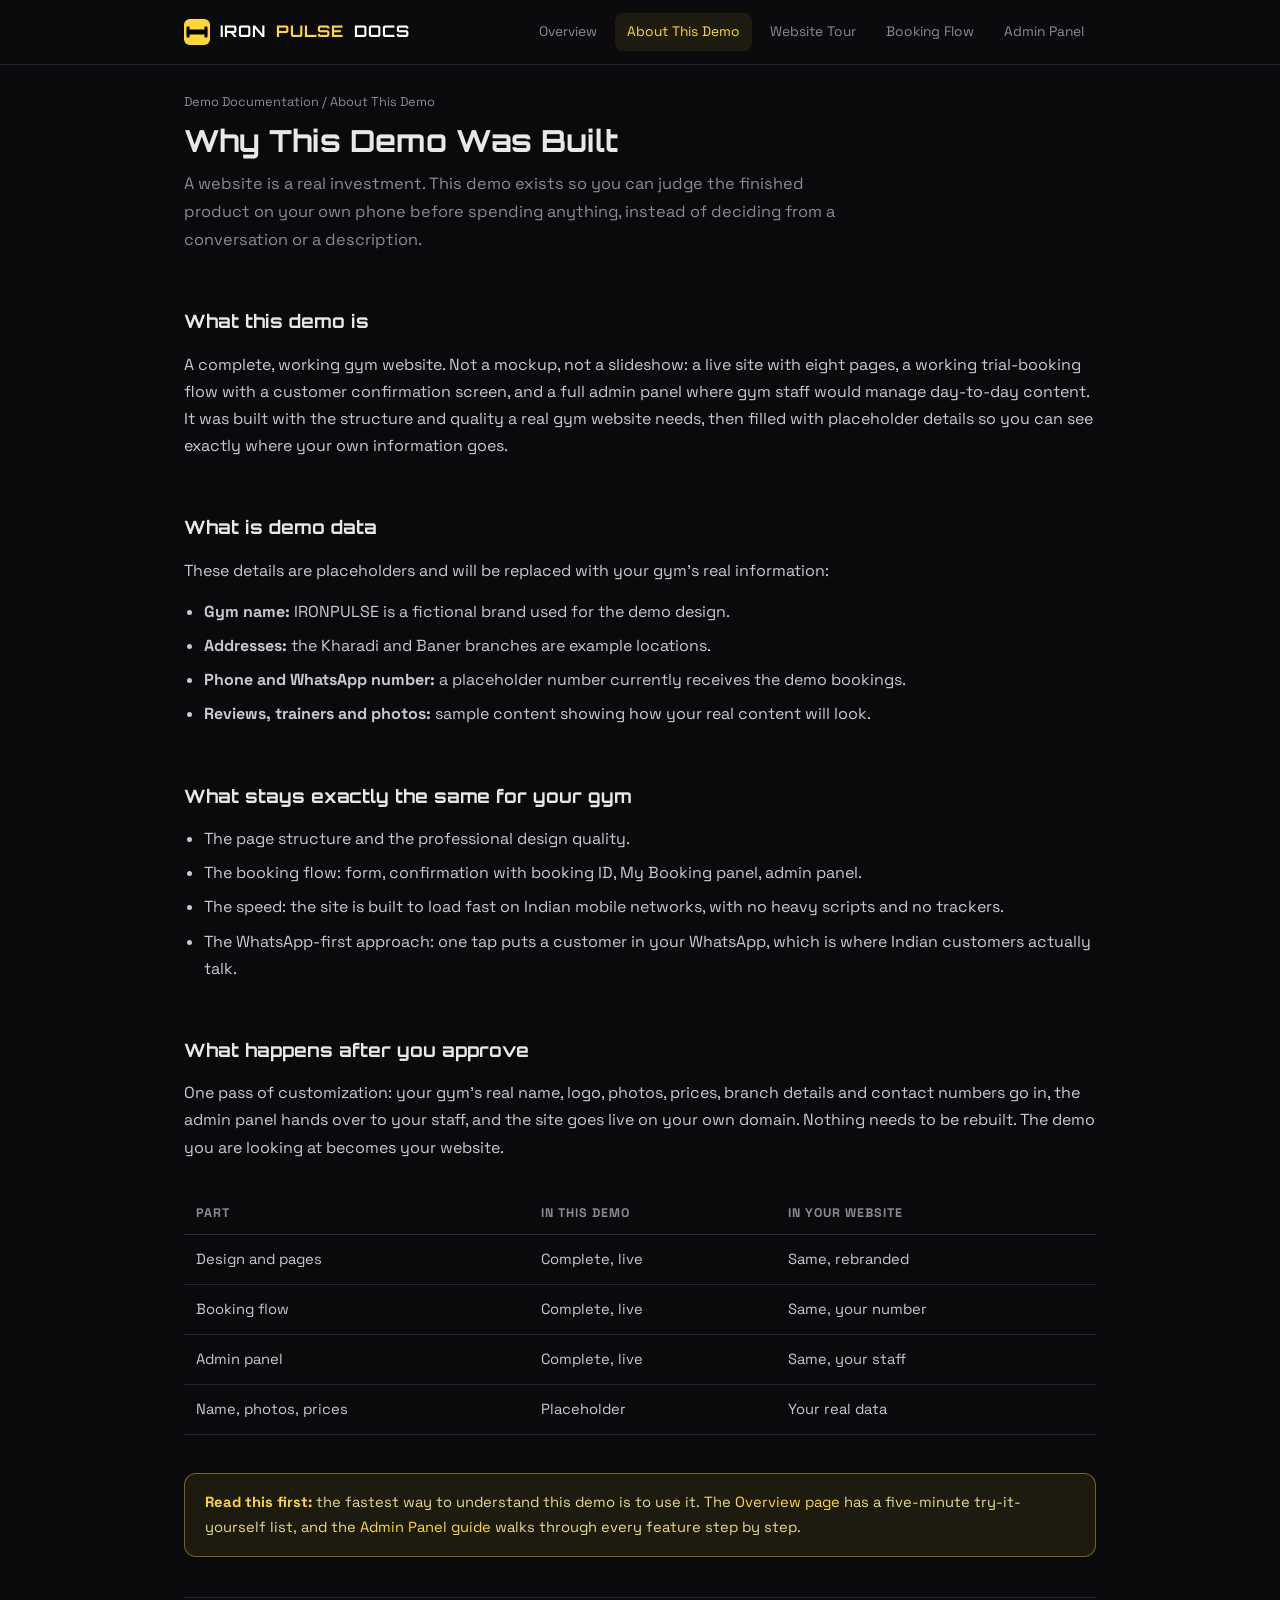
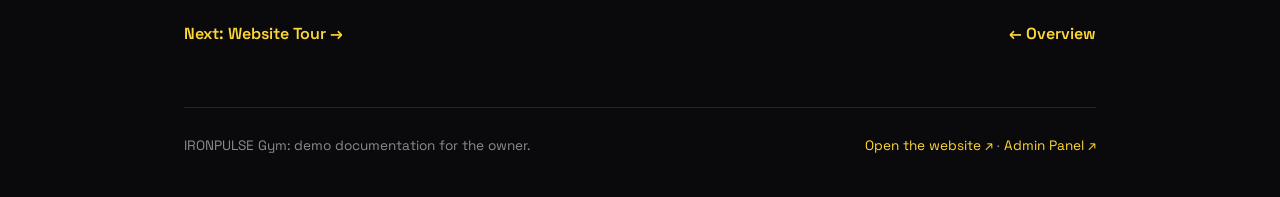
<file: docs/about-demo.html>
<!DOCTYPE html>
<html lang="en">
<head>
<meta charset="UTF-8">
<meta name="viewport" content="width=device-width, initial-scale=1.0">
<title>About This Demo | IRONPULSE Demo Documentation</title>
<link rel="preconnect" href="https://fonts.googleapis.com">
<link href="https://fonts.googleapis.com/css2?family=Orbitron:wght@600;700;800&family=Space+Grotesk:wght@400;500;600&display=swap" rel="stylesheet">
<link rel="stylesheet" href="docs.css">
</head>
<body>
<header class="d-head"><div class="wrap"><a class="d-logo" href="index.html"><svg viewBox="0 0 32 32"><rect width="32" height="32" rx="7" fill="#ffd835"/><rect x="6" y="13" width="20" height="6" rx="2" fill="#000"/><rect x="3" y="9" width="4" height="14" rx="2" fill="#000"/><rect x="25" y="9" width="4" height="14" rx="2" fill="#000"/></svg>IRON<b>PULSE</b> DOCS</a><nav class="d-nav"><a href="index.html">Overview</a><a href="about-demo.html" class="on">About This Demo</a><a href="website-tour.html">Website Tour</a><a href="booking-guide.html">Booking Flow</a><a href="admin-guide.html">Admin Panel</a></nav></div></header>
<div class="wrap">
<p class="crumb"><a href="index.html">Demo Documentation</a> / About This Demo</p>
<h1 class="doc-title">Why This Demo Was Built</h1>
<p class="doc-lead">A website is a real investment. This demo exists so you can judge the finished product on your own phone before spending anything, instead of deciding from a conversation or a description.</p>

<h2>What this demo is</h2>
<p>A complete, working gym website. Not a mockup, not a slideshow: a live site with eight pages, a working trial-booking flow with a customer confirmation screen, and a full admin panel where gym staff would manage day-to-day content. It was built with the structure and quality a real gym website needs, then filled with placeholder details so you can see exactly where your own information goes.</p>

<h2>What is demo data</h2>
<p>These details are placeholders and will be replaced with your gym's real information:</p>
<ul class="doc-list">
<li><b>Gym name:</b> IRONPULSE is a fictional brand used for the demo design.</li>
<li><b>Addresses:</b> the Kharadi and Baner branches are example locations.</li>
<li><b>Phone and WhatsApp number:</b> a placeholder number currently receives the demo bookings.</li>
<li><b>Reviews, trainers and photos:</b> sample content showing how your real content will look.</li>
</ul>

<h2>What stays exactly the same for your gym</h2>
<ul class="doc-list">
<li>The page structure and the professional design quality.</li>
<li>The booking flow: form, confirmation with booking ID, My Booking panel, admin panel.</li>
<li>The speed: the site is built to load fast on Indian mobile networks, with no heavy scripts and no trackers.</li>
<li>The WhatsApp-first approach: one tap puts a customer in your WhatsApp, which is where Indian customers actually talk.</li>
</ul>

<h2>What happens after you approve</h2>
<p>One pass of customization: your gym's real name, logo, photos, prices, branch details and contact numbers go in, the admin panel hands over to your staff, and the site goes live on your own domain. Nothing needs to be rebuilt. The demo you are looking at becomes your website.</p>

<div style="overflow-x:auto"><table class="d-table">
<tr><th>Part</th><th>In this demo</th><th>In your website</th></tr>
<tr><td>Design and pages</td><td>Complete, live</td><td>Same, rebranded</td></tr>
<tr><td>Booking flow</td><td>Complete, live</td><td>Same, your number</td></tr>
<tr><td>Admin panel</td><td>Complete, live</td><td>Same, your staff</td></tr>
<tr><td>Name, photos, prices</td><td>Placeholder</td><td>Your real data</td></tr>
</table></div>

<div class="note"><b>Read this first:</b> the fastest way to understand this demo is to use it. The <a href="index.html">Overview page</a> has a five-minute try-it-yourself list, and the <a href="admin-guide.html">Admin Panel guide</a> walks through every feature step by step.</div>

<div class="next"><a href="website-tour.html">Next: Website Tour →</a><a href="index.html">← Overview</a></div>
<footer class="d-foot"><span>IRONPULSE Gym: demo documentation for the owner.</span><span><a href="https://badu10m-code.github.io/ironpulse-demo/">Open the website ↗</a> · <a href="https://badu10m-code.github.io/ironpulse-demo/admin.html">Admin Panel ↗</a></span></footer>
</div>
</body>
</html>
</file>
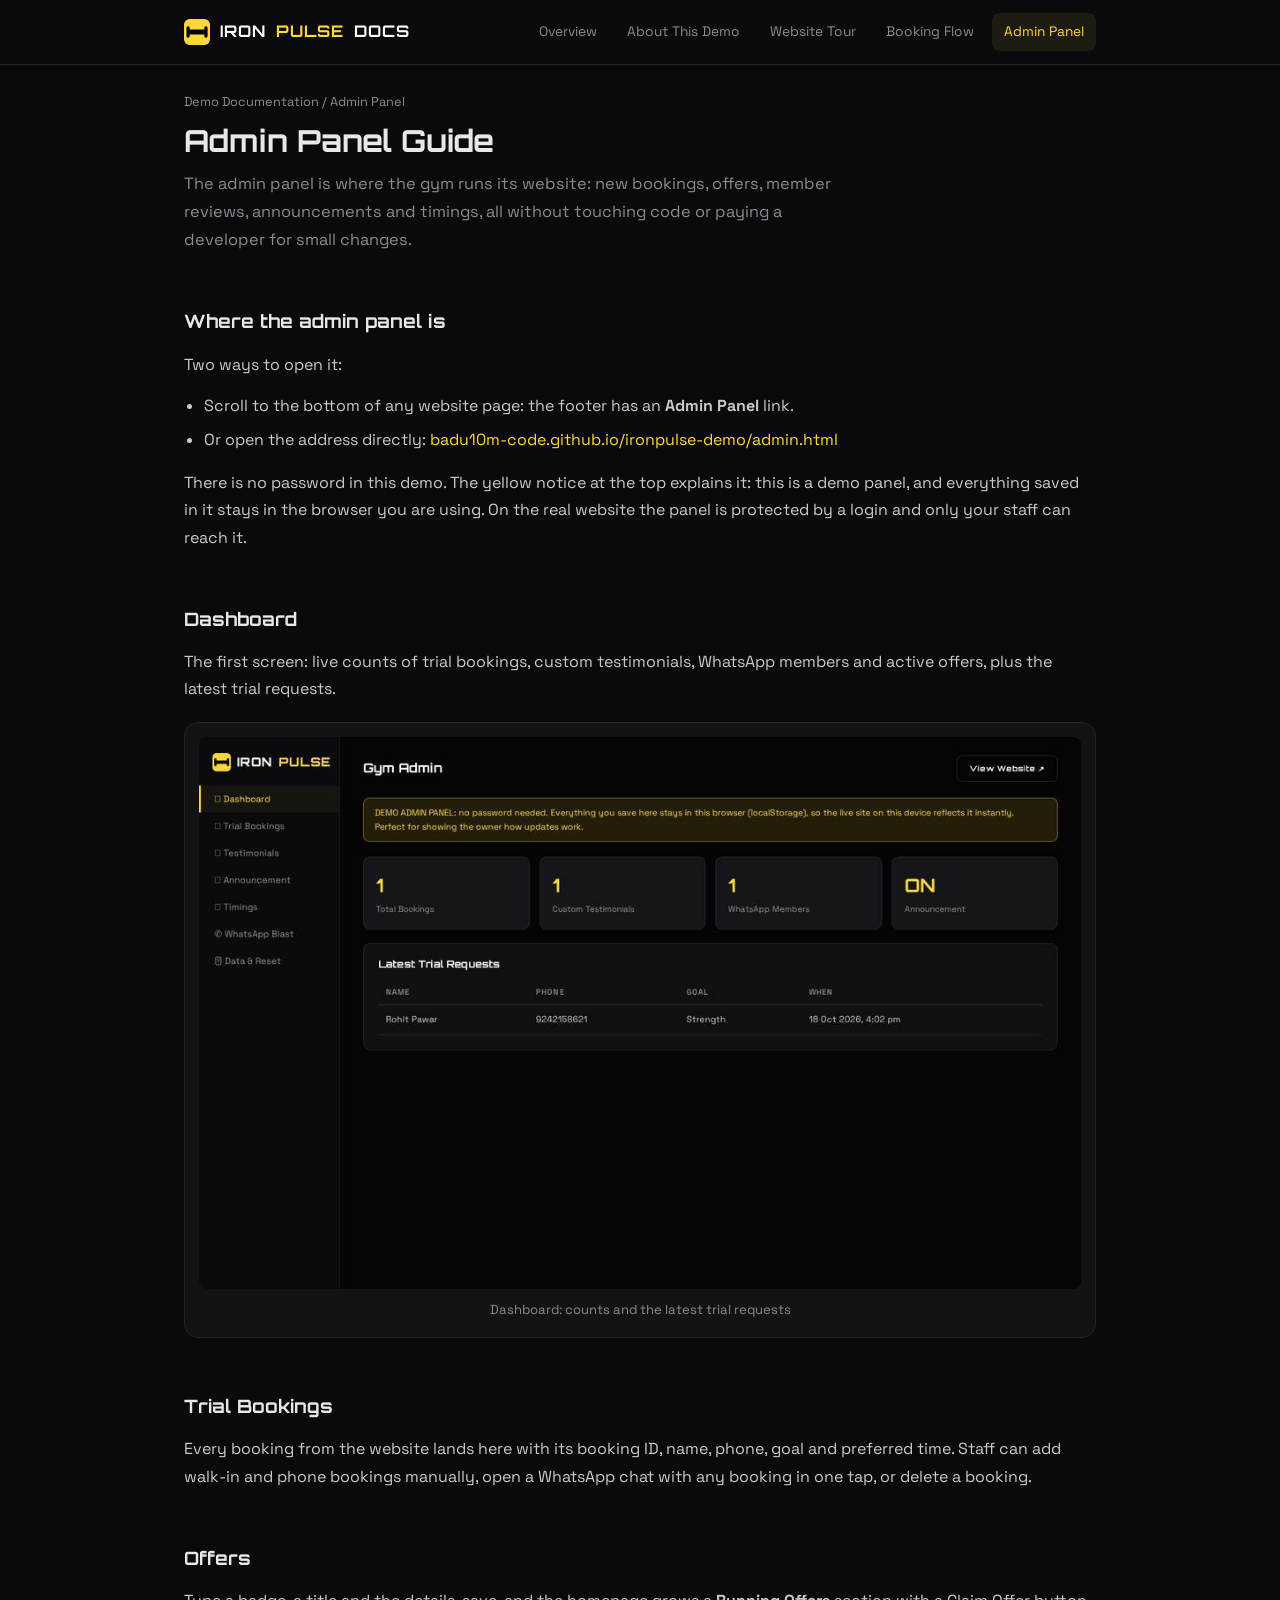
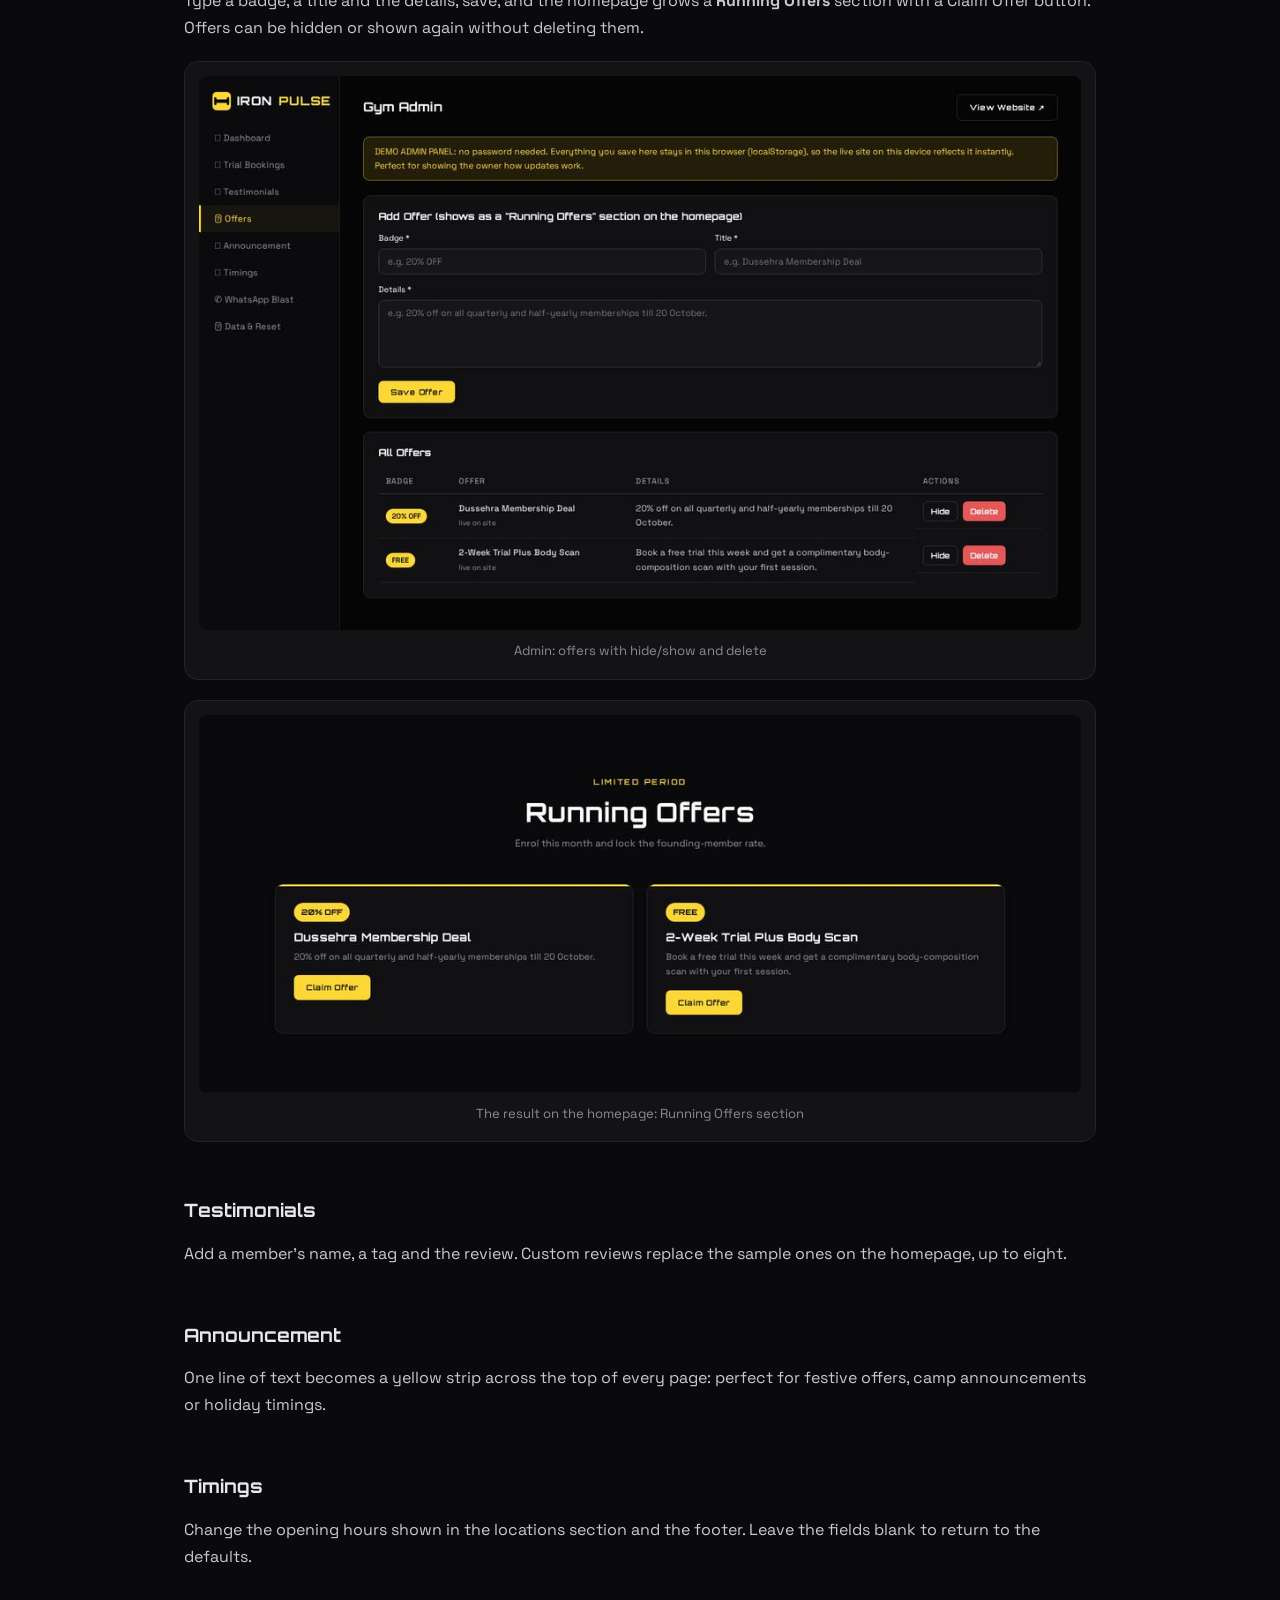
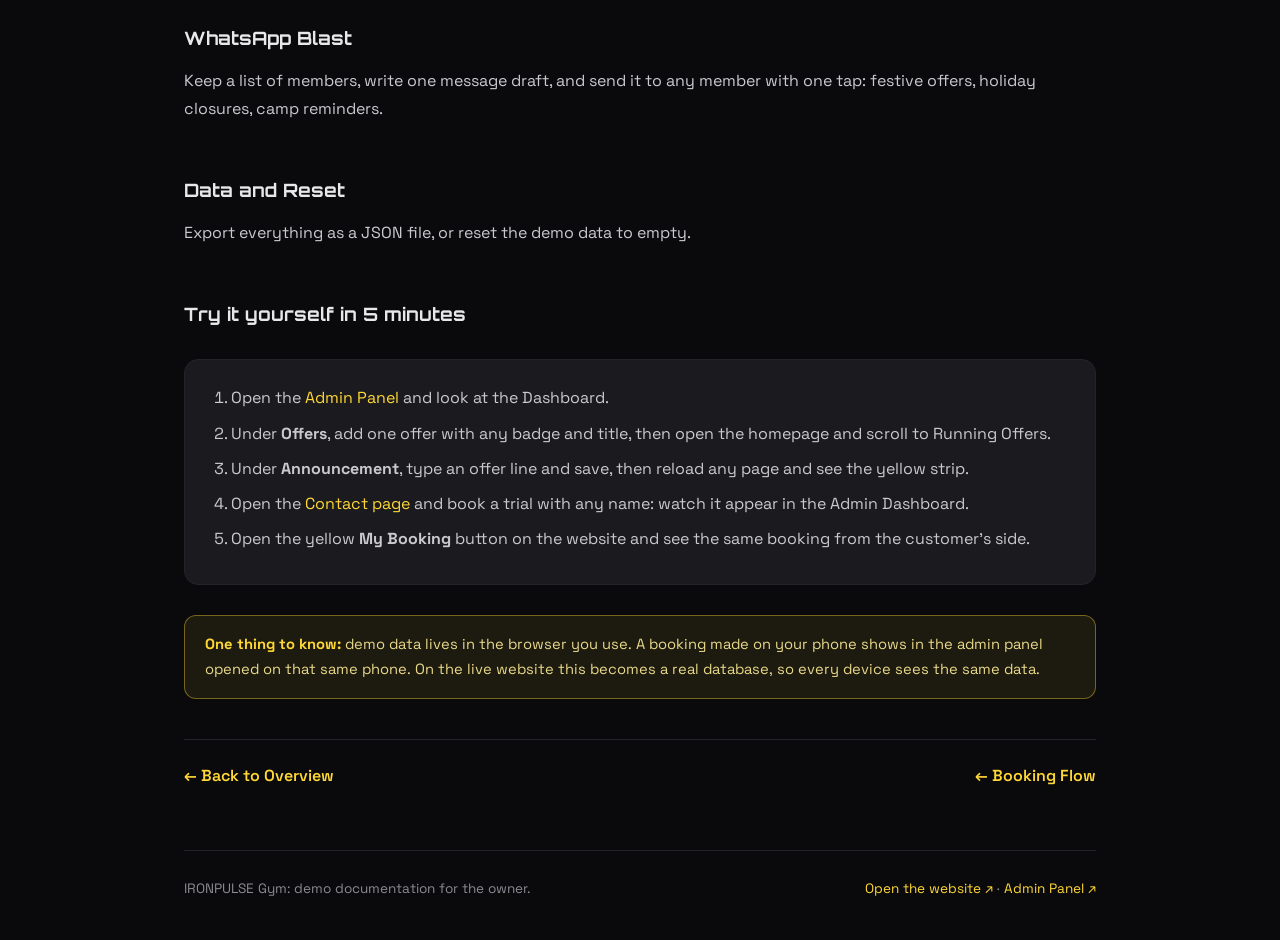
<file: docs/admin-guide.html>
<!DOCTYPE html>
<html lang="en">
<head>
<meta charset="UTF-8">
<meta name="viewport" content="width=device-width, initial-scale=1.0">
<title>Admin Panel Guide | IRONPULSE Demo Documentation</title>
<link rel="preconnect" href="https://fonts.googleapis.com">
<link href="https://fonts.googleapis.com/css2?family=Orbitron:wght@600;700;800&family=Space+Grotesk:wght@400;500;600&display=swap" rel="stylesheet">
<link rel="stylesheet" href="docs.css">
</head>
<body>
<header class="d-head"><div class="wrap"><a class="d-logo" href="index.html"><svg viewBox="0 0 32 32"><rect width="32" height="32" rx="7" fill="#ffd835"/><rect x="6" y="13" width="20" height="6" rx="2" fill="#000"/><rect x="3" y="9" width="4" height="14" rx="2" fill="#000"/><rect x="25" y="9" width="4" height="14" rx="2" fill="#000"/></svg>IRON<b>PULSE</b> DOCS</a><nav class="d-nav"><a href="index.html">Overview</a><a href="about-demo.html">About This Demo</a><a href="website-tour.html">Website Tour</a><a href="booking-guide.html">Booking Flow</a><a href="admin-guide.html" class="on">Admin Panel</a></nav></div></header>
<div class="wrap">
<p class="crumb"><a href="index.html">Demo Documentation</a> / Admin Panel</p>
<h1 class="doc-title">Admin Panel Guide</h1>
<p class="doc-lead">The admin panel is where the gym runs its website: new bookings, offers, member reviews, announcements and timings, all without touching code or paying a developer for small changes.</p>

<h2>Where the admin panel is</h2>
<p>Two ways to open it:</p>
<ul class="doc-list">
<li>Scroll to the bottom of any website page: the footer has an <b>Admin Panel</b> link.</li>
<li>Or open the address directly: <a href="https://badu10m-code.github.io/ironpulse-demo/admin.html">badu10m-code.github.io/ironpulse-demo/admin.html</a></li>
</ul>
<p>There is no password in this demo. The yellow notice at the top explains it: this is a demo panel, and everything saved in it stays in the browser you are using. On the real website the panel is protected by a login and only your staff can reach it.</p>

<h2>Dashboard</h2>
<p>The first screen: live counts of trial bookings, custom testimonials, WhatsApp members and active offers, plus the latest trial requests.</p>
<figure class="shot"><img src="img/admin-dash.jpg" alt="Admin panel dashboard"><figcaption>Dashboard: counts and the latest trial requests</figcaption></figure>

<h2>Trial Bookings</h2>
<p>Every booking from the website lands here with its booking ID, name, phone, goal and preferred time. Staff can add walk-in and phone bookings manually, open a WhatsApp chat with any booking in one tap, or delete a booking.</p>

<h2>Offers</h2>
<p>Type a badge, a title and the details, save, and the homepage grows a <b>Running Offers</b> section with a Claim Offer button. Offers can be hidden or shown again without deleting them.</p>
<figure class="shot"><img src="img/admin-offers.jpg" alt="Offers section in the admin panel"><figcaption>Admin: offers with hide/show and delete</figcaption></figure>
<figure class="shot"><img src="img/offers.jpg" alt="Running Offers section on the homepage"><figcaption>The result on the homepage: Running Offers section</figcaption></figure>

<h2>Testimonials</h2>
<p>Add a member's name, a tag and the review. Custom reviews replace the sample ones on the homepage, up to eight.</p>

<h2>Announcement</h2>
<p>One line of text becomes a yellow strip across the top of every page: perfect for festive offers, camp announcements or holiday timings.</p>

<h2>Timings</h2>
<p>Change the opening hours shown in the locations section and the footer. Leave the fields blank to return to the defaults.</p>

<h2>WhatsApp Blast</h2>
<p>Keep a list of members, write one message draft, and send it to any member with one tap: festive offers, holiday closures, camp reminders.</p>

<h2>Data and Reset</h2>
<p>Export everything as a JSON file, or reset the demo data to empty.</p>

<h2>Try it yourself in 5 minutes</h2>
<div class="quick">
<ol class="quick-steps">
<li>Open the <a href="https://badu10m-code.github.io/ironpulse-demo/admin.html">Admin Panel</a> and look at the Dashboard.</li>
<li>Under <b>Offers</b>, add one offer with any badge and title, then open the homepage and scroll to Running Offers.</li>
<li>Under <b>Announcement</b>, type an offer line and save, then reload any page and see the yellow strip.</li>
<li>Open the <a href="https://badu10m-code.github.io/ironpulse-demo/contact.html">Contact page</a> and book a trial with any name: watch it appear in the Admin Dashboard.</li>
<li>Open the yellow <b>My Booking</b> button on the website and see the same booking from the customer's side.</li>
</ol>
</div>

<div class="note"><b>One thing to know:</b> demo data lives in the browser you use. A booking made on your phone shows in the admin panel opened on that same phone. On the live website this becomes a real database, so every device sees the same data.</div>

<div class="next"><a href="index.html">← Back to Overview</a><a href="booking-guide.html">← Booking Flow</a></div>
<footer class="d-foot"><span>IRONPULSE Gym: demo documentation for the owner.</span><span><a href="https://badu10m-code.github.io/ironpulse-demo/">Open the website ↗</a> · <a href="https://badu10m-code.github.io/ironpulse-demo/admin.html">Admin Panel ↗</a></span></footer>
</div>
</body>
</html>
</file>
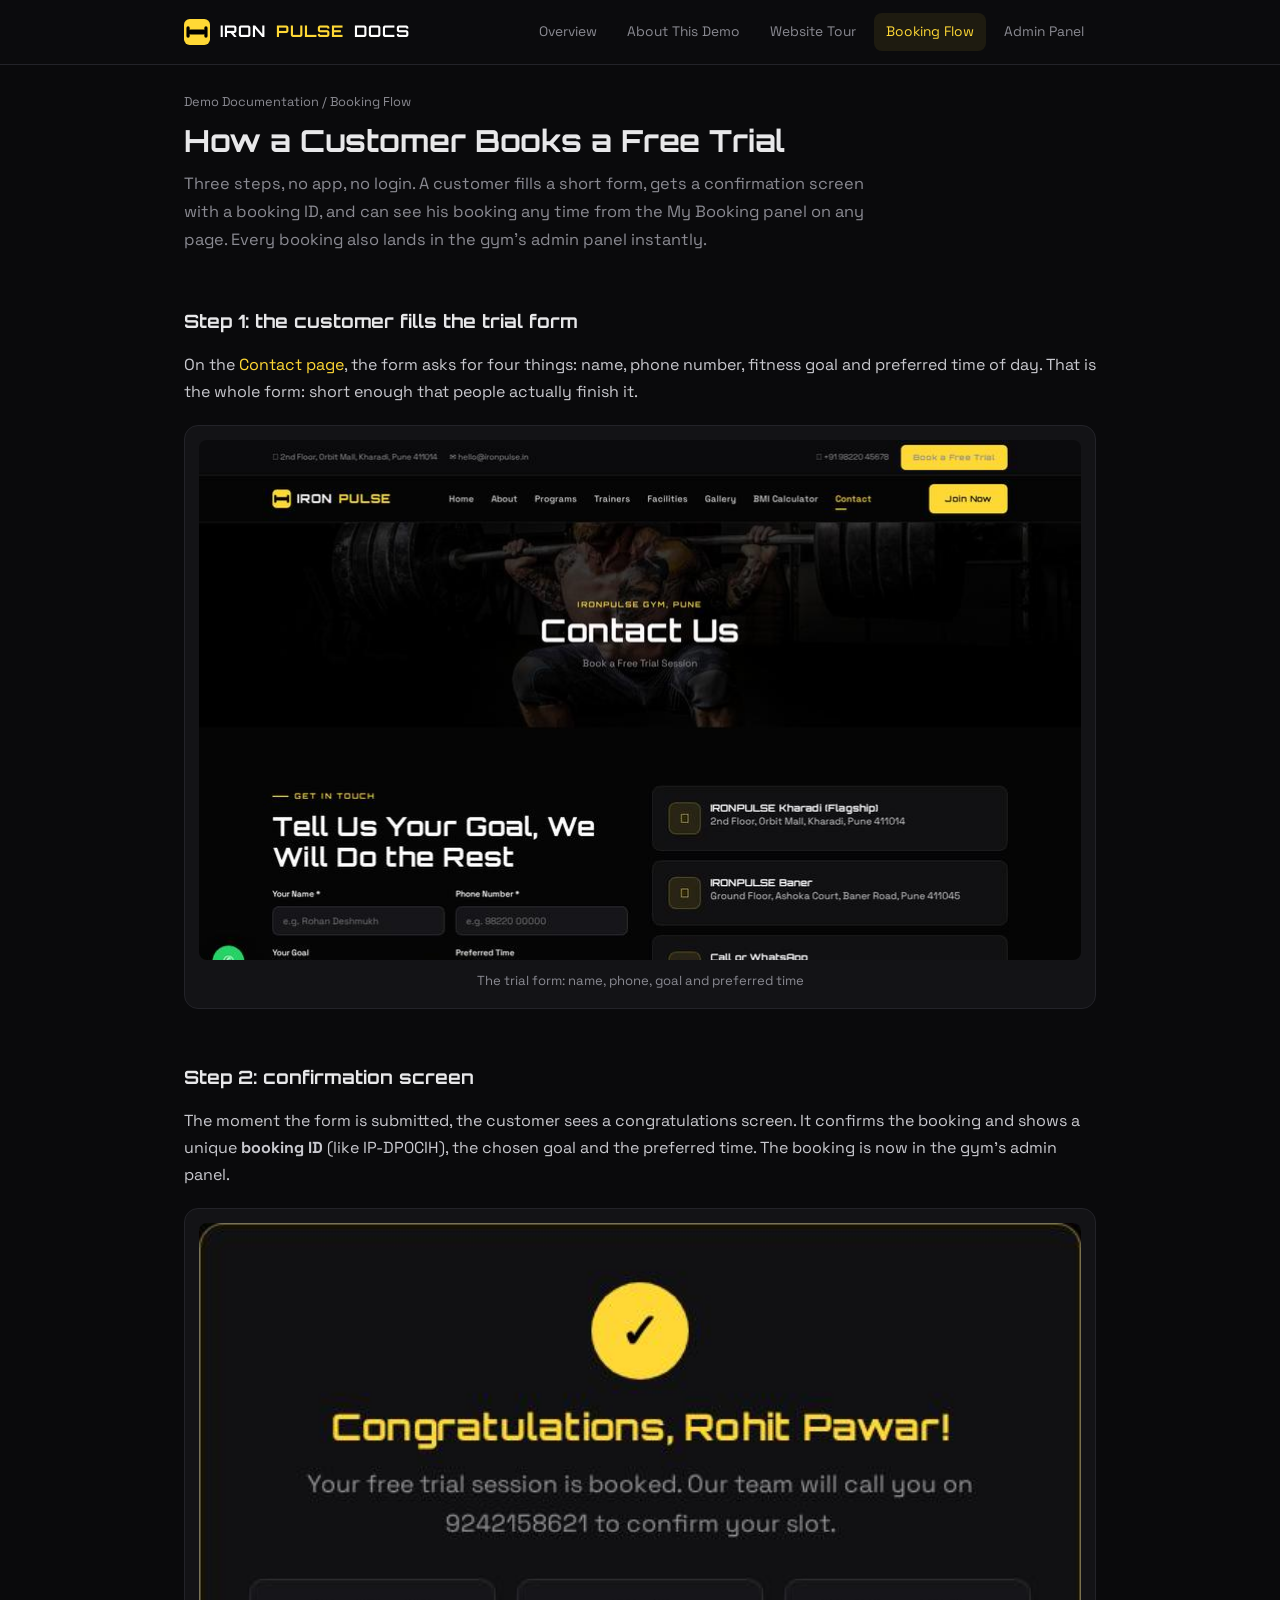
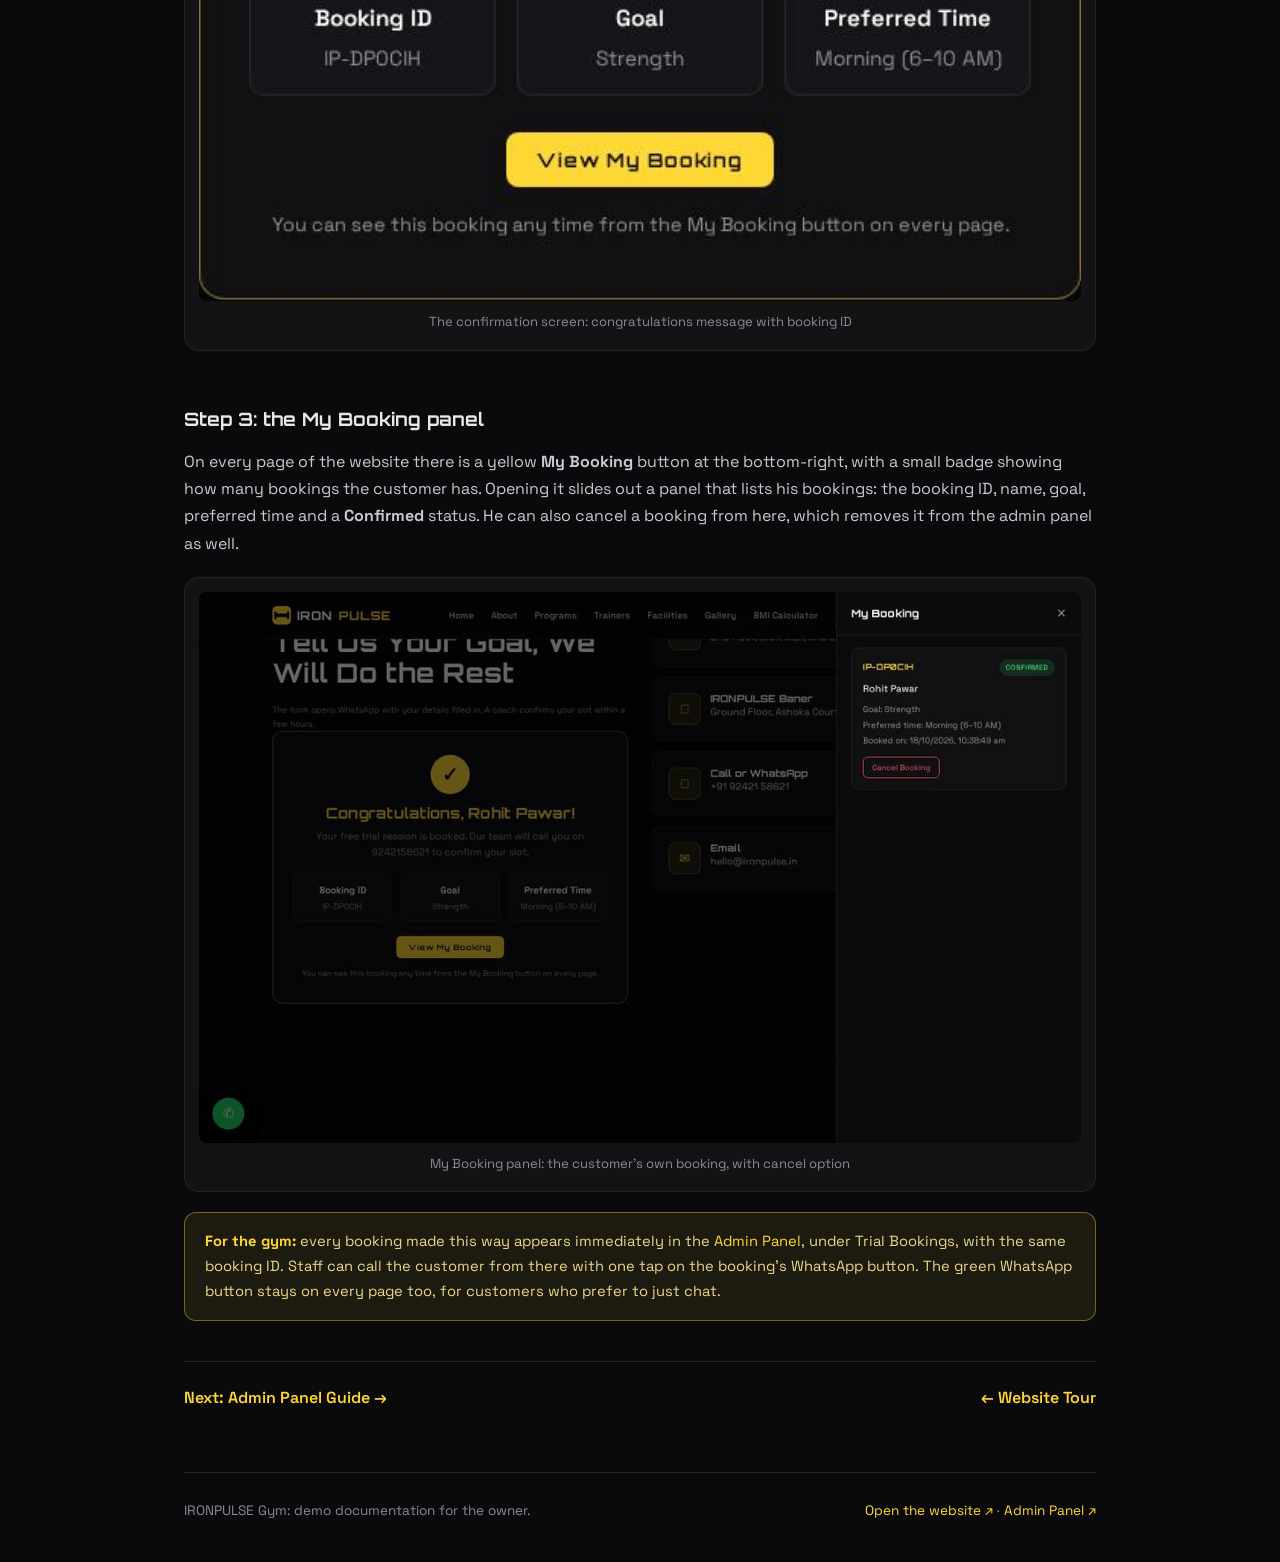
<file: docs/booking-guide.html>
<!DOCTYPE html>
<html lang="en">
<head>
<meta charset="UTF-8">
<meta name="viewport" content="width=device-width, initial-scale=1.0">
<title>Booking Flow | IRONPULSE Demo Documentation</title>
<link rel="preconnect" href="https://fonts.googleapis.com">
<link href="https://fonts.googleapis.com/css2?family=Orbitron:wght@600;700;800&family=Space+Grotesk:wght@400;500;600&display=swap" rel="stylesheet">
<link rel="stylesheet" href="docs.css">
</head>
<body>
<header class="d-head"><div class="wrap"><a class="d-logo" href="index.html"><svg viewBox="0 0 32 32"><rect width="32" height="32" rx="7" fill="#ffd835"/><rect x="6" y="13" width="20" height="6" rx="2" fill="#000"/><rect x="3" y="9" width="4" height="14" rx="2" fill="#000"/><rect x="25" y="9" width="4" height="14" rx="2" fill="#000"/></svg>IRON<b>PULSE</b> DOCS</a><nav class="d-nav"><a href="index.html">Overview</a><a href="about-demo.html">About This Demo</a><a href="website-tour.html">Website Tour</a><a href="booking-guide.html" class="on">Booking Flow</a><a href="admin-guide.html">Admin Panel</a></nav></div></header>
<div class="wrap">
<p class="crumb"><a href="index.html">Demo Documentation</a> / Booking Flow</p>
<h1 class="doc-title">How a Customer Books a Free Trial</h1>
<p class="doc-lead">Three steps, no app, no login. A customer fills a short form, gets a confirmation screen with a booking ID, and can see his booking any time from the My Booking panel on any page. Every booking also lands in the gym's admin panel instantly.</p>

<h2>Step 1: the customer fills the trial form</h2>
<p>On the <a href="https://badu10m-code.github.io/ironpulse-demo/contact.html">Contact page</a>, the form asks for four things: name, phone number, fitness goal and preferred time of day. That is the whole form: short enough that people actually finish it.</p>
<figure class="shot tall"><img src="img/contact.jpg" alt="Trial booking form on the contact page"><figcaption>The trial form: name, phone, goal and preferred time</figcaption></figure>

<h2>Step 2: confirmation screen</h2>
<p>The moment the form is submitted, the customer sees a congratulations screen. It confirms the booking and shows a unique <b>booking ID</b> (like IP-DP0CIH), the chosen goal and the preferred time. The booking is now in the gym's admin panel.</p>
<figure class="shot"><img src="img/congrats.jpg" alt="Booking confirmation congratulations screen"><figcaption>The confirmation screen: congratulations message with booking ID</figcaption></figure>

<h2>Step 3: the My Booking panel</h2>
<p>On every page of the website there is a yellow <b>My Booking</b> button at the bottom-right, with a small badge showing how many bookings the customer has. Opening it slides out a panel that lists his bookings: the booking ID, name, goal, preferred time and a <b>Confirmed</b> status. He can also cancel a booking from here, which removes it from the admin panel as well.</p>
<figure class="shot"><img src="img/cart.jpg" alt="My Booking panel open over the contact page"><figcaption>My Booking panel: the customer's own booking, with cancel option</figcaption></figure>

<div class="note"><b>For the gym:</b> every booking made this way appears immediately in the <a href="admin-guide.html">Admin Panel</a>, under Trial Bookings, with the same booking ID. Staff can call the customer from there with one tap on the booking's WhatsApp button. The green WhatsApp button stays on every page too, for customers who prefer to just chat.</div>

<div class="next"><a href="admin-guide.html">Next: Admin Panel Guide →</a><a href="website-tour.html">← Website Tour</a></div>
<footer class="d-foot"><span>IRONPULSE Gym: demo documentation for the owner.</span><span><a href="https://badu10m-code.github.io/ironpulse-demo/">Open the website ↗</a> · <a href="https://badu10m-code.github.io/ironpulse-demo/admin.html">Admin Panel ↗</a></span></footer>
</div>
</body>
</html>
</file>
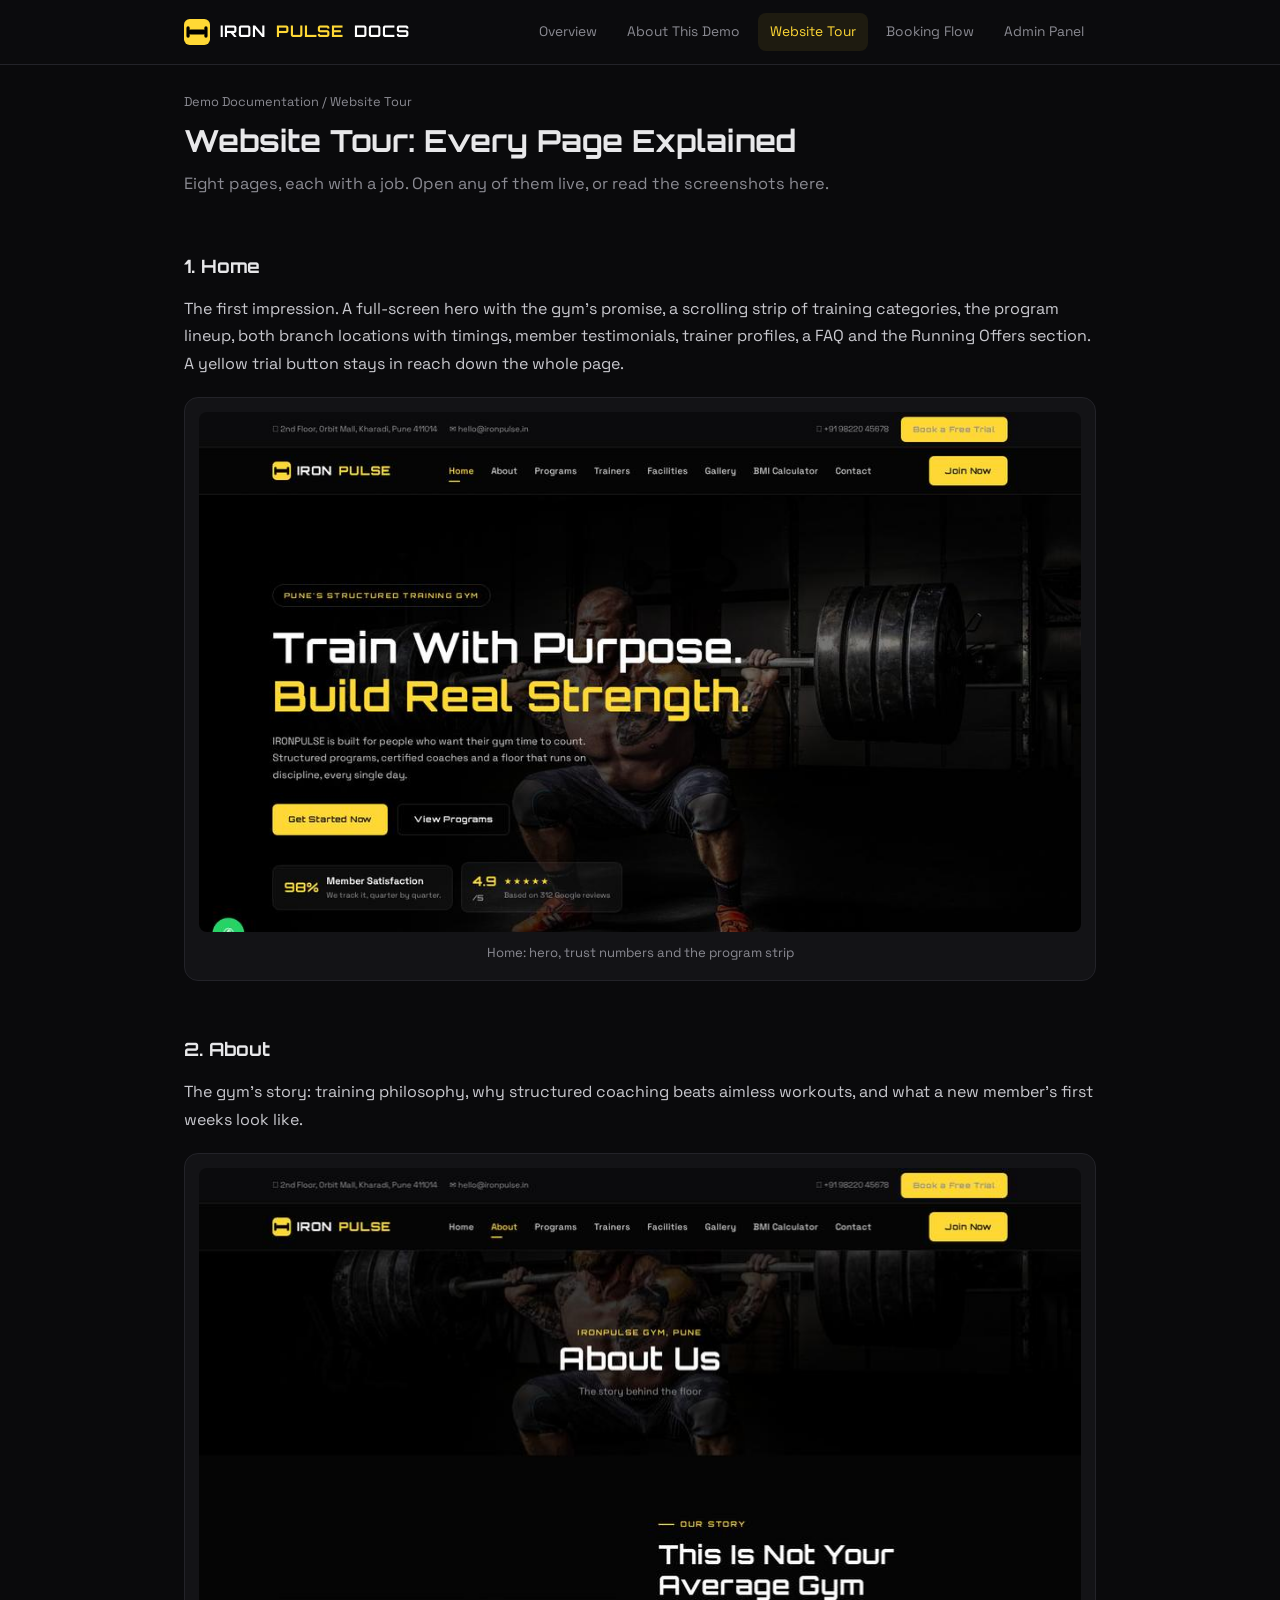
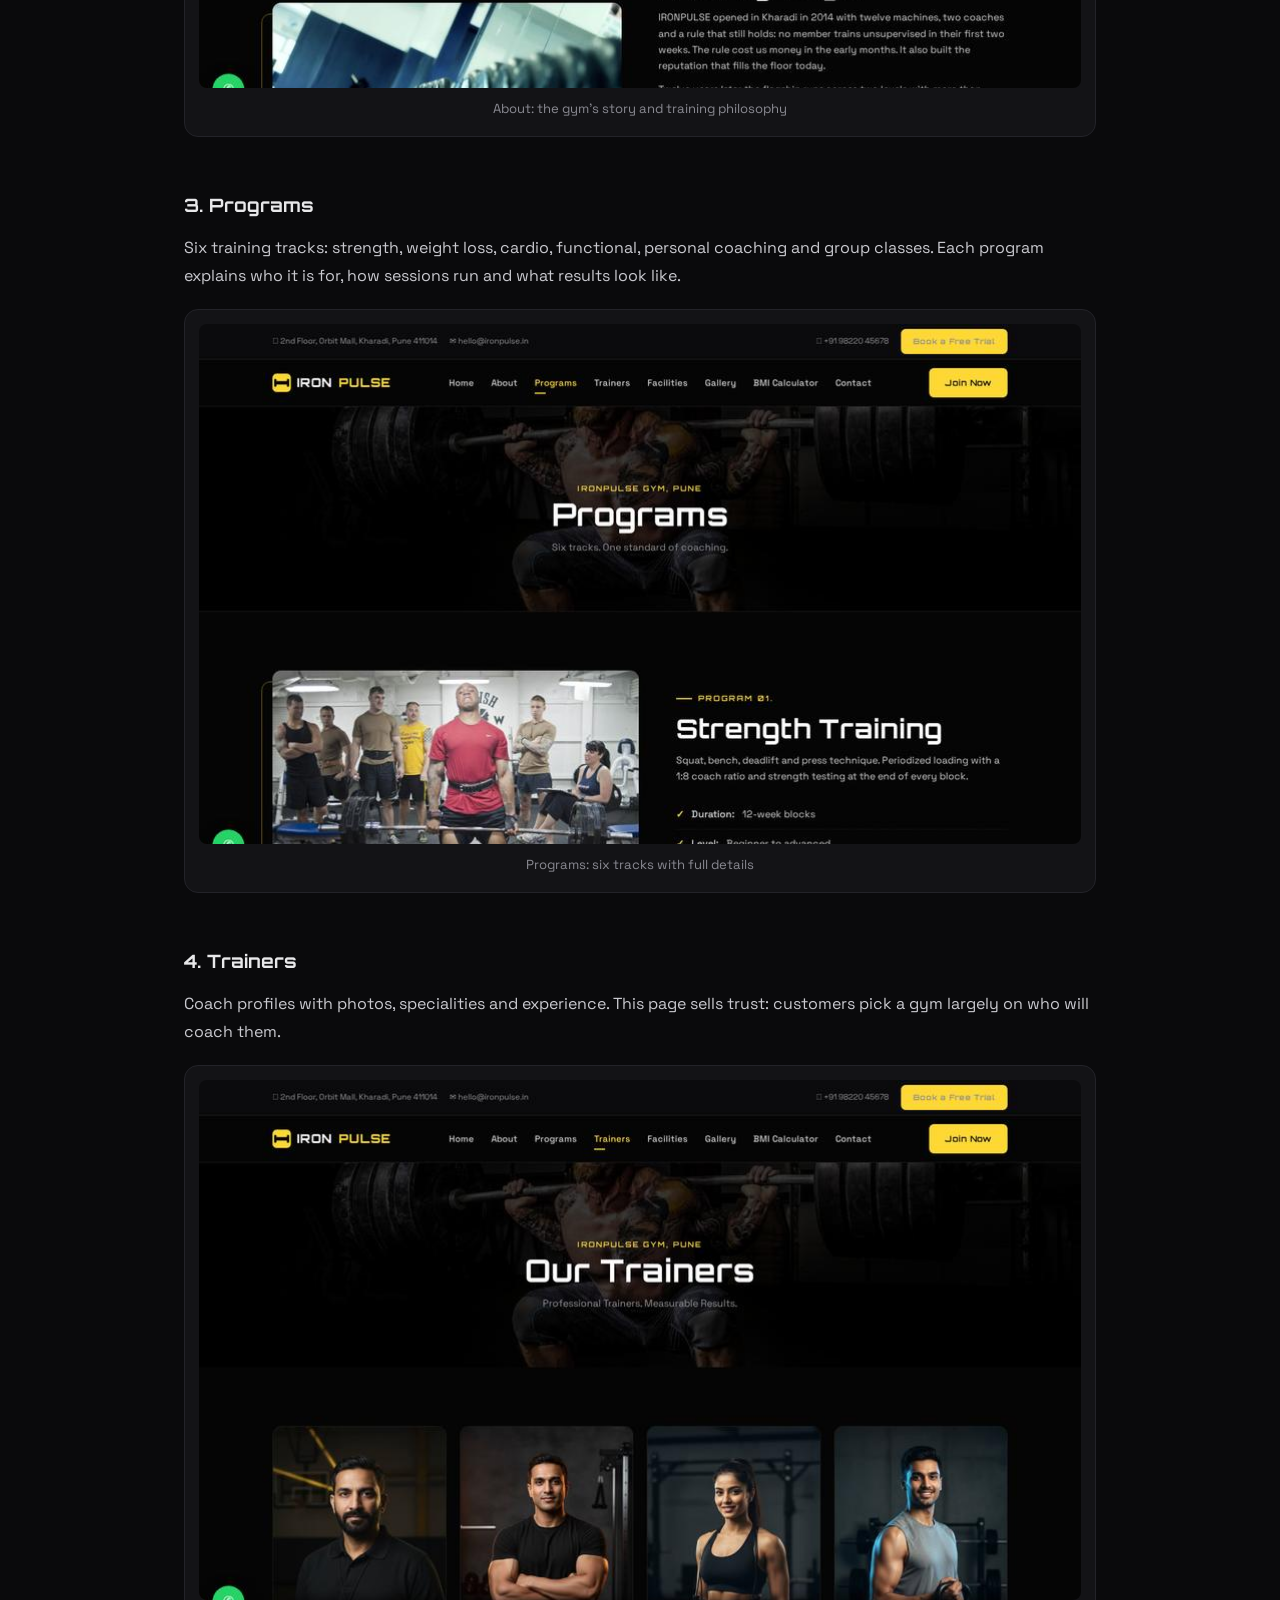
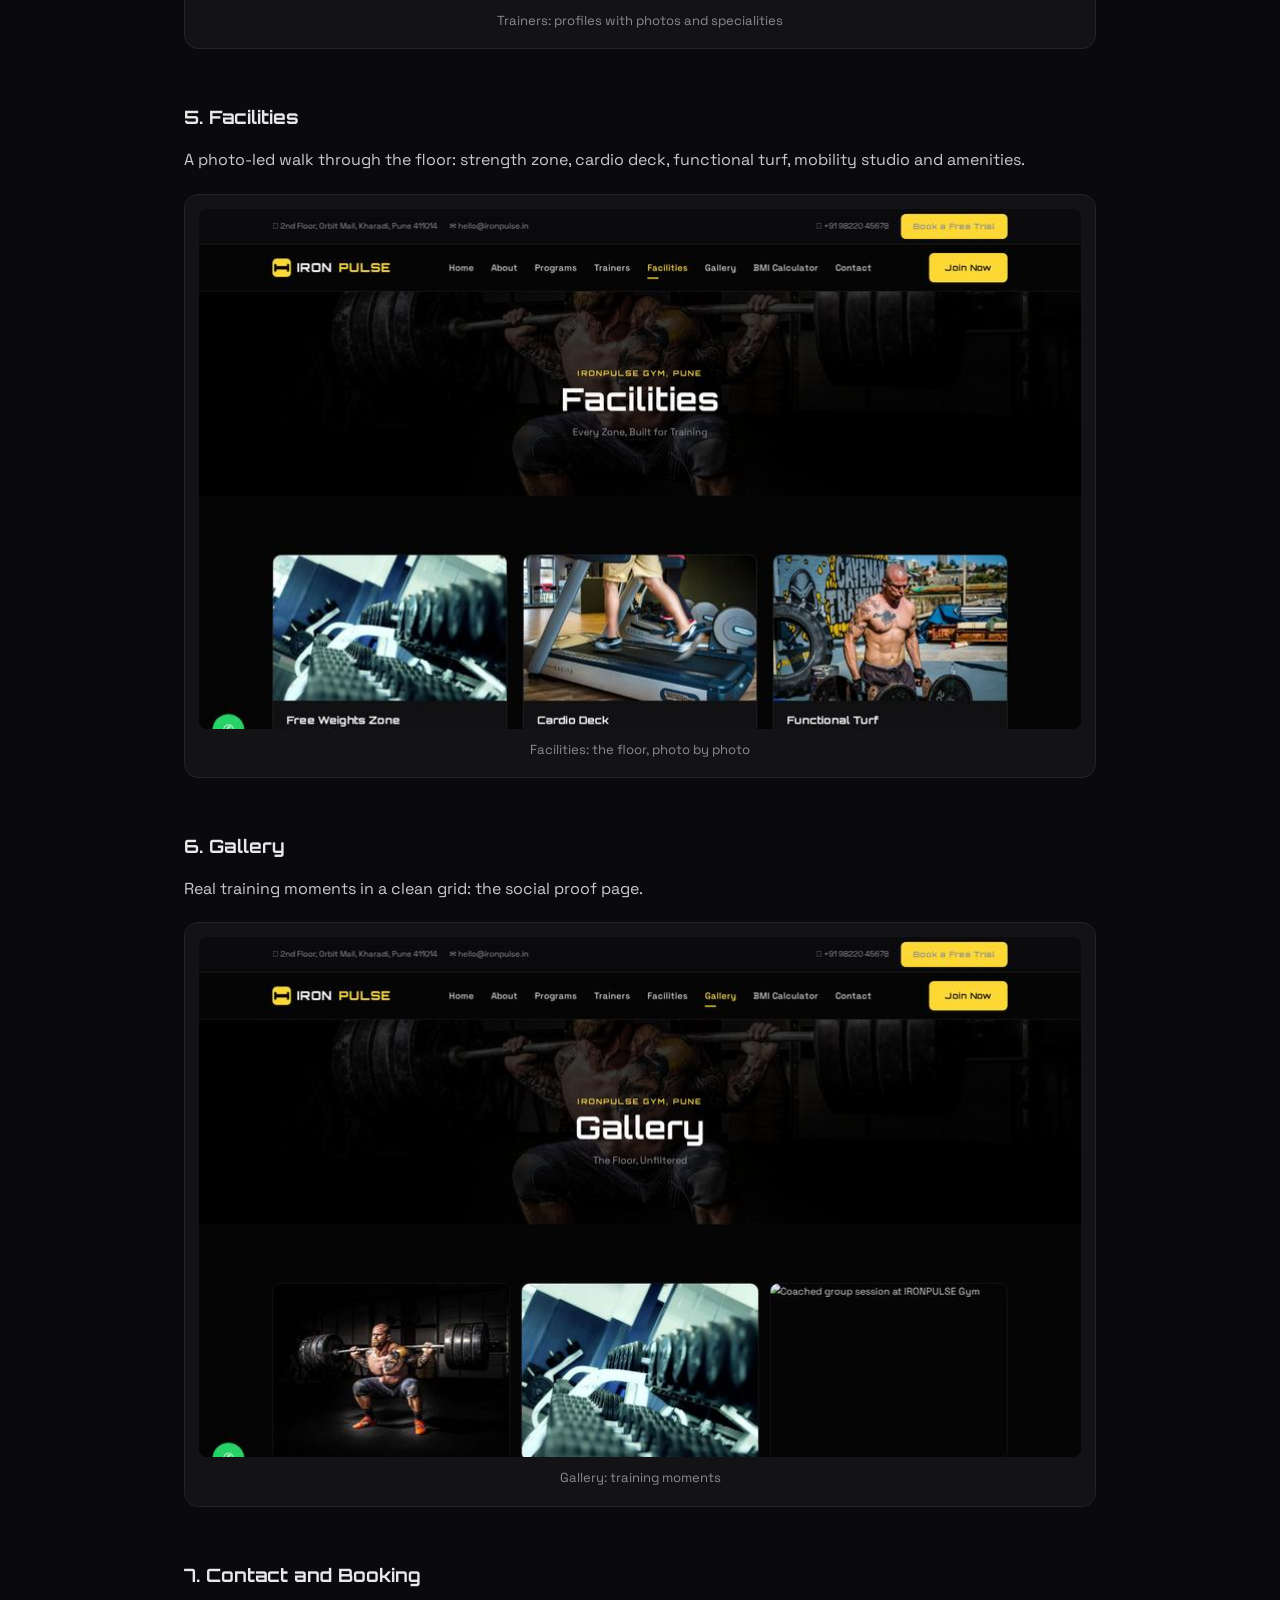
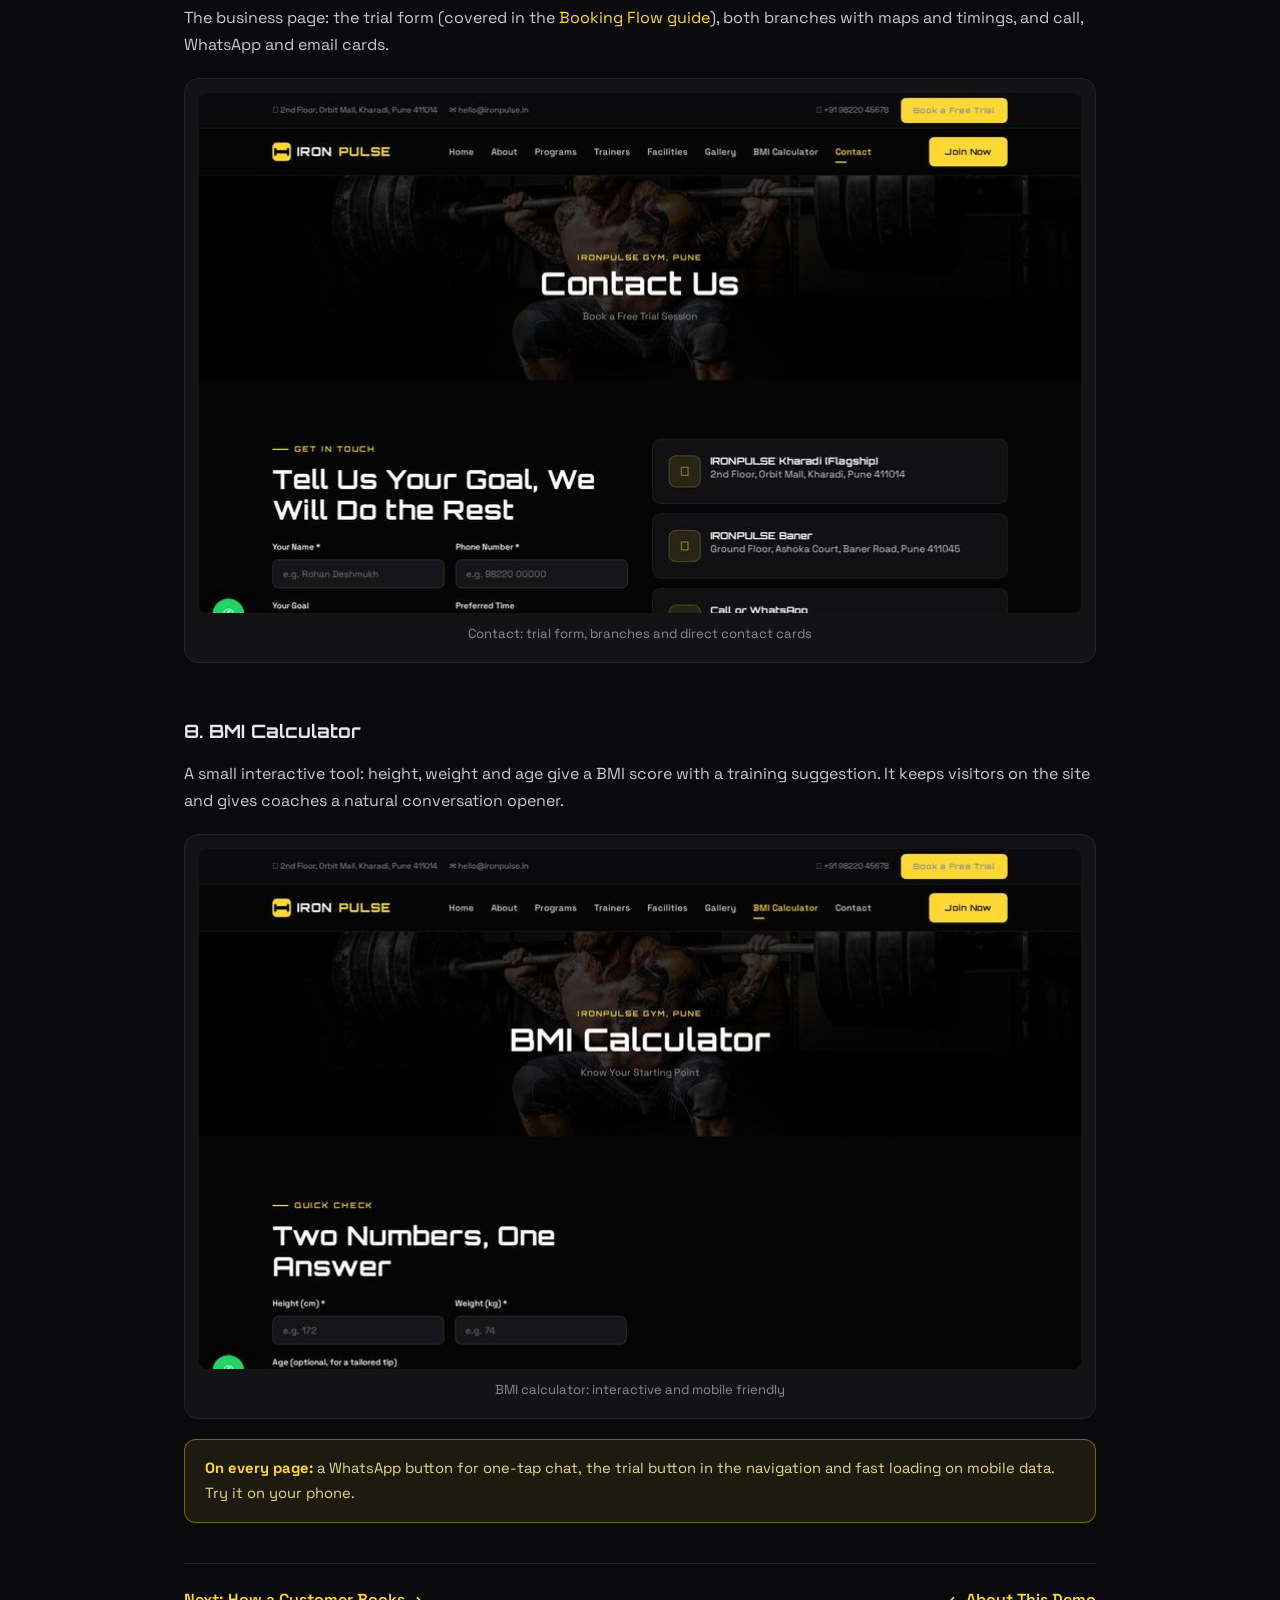
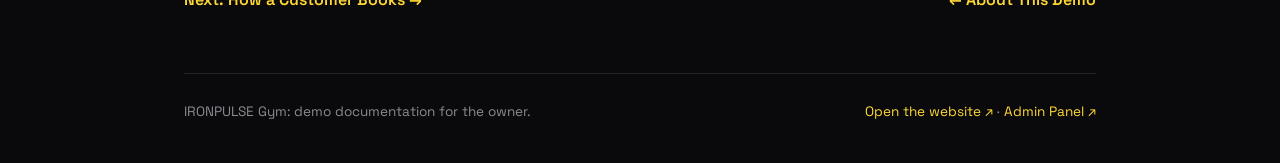
<file: docs/website-tour.html>
<!DOCTYPE html>
<html lang="en">
<head>
<meta charset="UTF-8">
<meta name="viewport" content="width=device-width, initial-scale=1.0">
<title>Website Tour | IRONPULSE Demo Documentation</title>
<link rel="preconnect" href="https://fonts.googleapis.com">
<link href="https://fonts.googleapis.com/css2?family=Orbitron:wght@600;700;800&family=Space+Grotesk:wght@400;500;600&display=swap" rel="stylesheet">
<link rel="stylesheet" href="docs.css">
</head>
<body>
<header class="d-head"><div class="wrap"><a class="d-logo" href="index.html"><svg viewBox="0 0 32 32"><rect width="32" height="32" rx="7" fill="#ffd835"/><rect x="6" y="13" width="20" height="6" rx="2" fill="#000"/><rect x="3" y="9" width="4" height="14" rx="2" fill="#000"/><rect x="25" y="9" width="4" height="14" rx="2" fill="#000"/></svg>IRON<b>PULSE</b> DOCS</a><nav class="d-nav"><a href="index.html">Overview</a><a href="about-demo.html">About This Demo</a><a href="website-tour.html" class="on">Website Tour</a><a href="booking-guide.html">Booking Flow</a><a href="admin-guide.html">Admin Panel</a></nav></div></header>
<div class="wrap">
<p class="crumb"><a href="index.html">Demo Documentation</a> / Website Tour</p>
<h1 class="doc-title">Website Tour: Every Page Explained</h1>
<p class="doc-lead">Eight pages, each with a job. Open any of them live, or read the screenshots here.</p>

<h2>1. Home</h2>
<p>The first impression. A full-screen hero with the gym's promise, a scrolling strip of training categories, the program lineup, both branch locations with timings, member testimonials, trainer profiles, a FAQ and the Running Offers section. A yellow trial button stays in reach down the whole page.</p>
<figure class="shot tall"><img src="img/hero.jpg" alt="IRONPULSE homepage hero"><figcaption>Home: hero, trust numbers and the program strip</figcaption></figure>

<h2>2. About</h2>
<p>The gym's story: training philosophy, why structured coaching beats aimless workouts, and what a new member's first weeks look like.</p>
<figure class="shot tall"><img src="img/about.jpg" alt="About page"><figcaption>About: the gym's story and training philosophy</figcaption></figure>

<h2>3. Programs</h2>
<p>Six training tracks: strength, weight loss, cardio, functional, personal coaching and group classes. Each program explains who it is for, how sessions run and what results look like.</p>
<figure class="shot tall"><img src="img/programs.jpg" alt="Programs page"><figcaption>Programs: six tracks with full details</figcaption></figure>

<h2>4. Trainers</h2>
<p>Coach profiles with photos, specialities and experience. This page sells trust: customers pick a gym largely on who will coach them.</p>
<figure class="shot tall"><img src="img/trainers.jpg" alt="Trainers page"><figcaption>Trainers: profiles with photos and specialities</figcaption></figure>

<h2>5. Facilities</h2>
<p>A photo-led walk through the floor: strength zone, cardio deck, functional turf, mobility studio and amenities.</p>
<figure class="shot tall"><img src="img/facilities.jpg" alt="Facilities page"><figcaption>Facilities: the floor, photo by photo</figcaption></figure>

<h2>6. Gallery</h2>
<p>Real training moments in a clean grid: the social proof page.</p>
<figure class="shot tall"><img src="img/gallery.jpg" alt="Gallery page"><figcaption>Gallery: training moments</figcaption></figure>

<h2>7. Contact and Booking</h2>
<p>The business page: the trial form (covered in the <a href="booking-guide.html">Booking Flow guide</a>), both branches with maps and timings, and call, WhatsApp and email cards.</p>
<figure class="shot tall"><img src="img/contact.jpg" alt="Contact page"><figcaption>Contact: trial form, branches and direct contact cards</figcaption></figure>

<h2>8. BMI Calculator</h2>
<p>A small interactive tool: height, weight and age give a BMI score with a training suggestion. It keeps visitors on the site and gives coaches a natural conversation opener.</p>
<figure class="shot tall"><img src="img/bmi.jpg" alt="BMI calculator page"><figcaption>BMI calculator: interactive and mobile friendly</figcaption></figure>

<div class="note"><b>On every page:</b> a WhatsApp button for one-tap chat, the trial button in the navigation and fast loading on mobile data. Try it on your phone.</div>

<div class="next"><a href="booking-guide.html">Next: How a Customer Books →</a><a href="about-demo.html">← About This Demo</a></div>
<footer class="d-foot"><span>IRONPULSE Gym: demo documentation for the owner.</span><span><a href="https://badu10m-code.github.io/ironpulse-demo/">Open the website ↗</a> · <a href="https://badu10m-code.github.io/ironpulse-demo/admin.html">Admin Panel ↗</a></span></footer>
</div>
</body>
</html>
</file>
<file: assets/css/style.css>
/* IRONPULSE GYM - premium dark fitness theme */
:root{
  --bg:#050505; --bg2:#0b0b0d; --card:#111114; --card2:#16161a;
  --yellow:#ffd835; --yellow-dim:#c9ad25;
  --text:#c9c9cd; --muted:#8f8f95; --white:#ffffff;
  --border:rgba(255,255,255,.09); --border2:rgba(255,255,255,.16);
  --font-body:"Space Grotesk",sans-serif; --font-display:"Orbitron",sans-serif;
  --radius:14px;
}
*{margin:0;padding:0;box-sizing:border-box}
html{scroll-behavior:smooth}
body{background:var(--bg);color:var(--text);font-family:var(--font-body);font-size:16px;line-height:1.65;-webkit-font-smoothing:antialiased}
img{max-width:100%;display:block}
a{color:inherit;text-decoration:none}
ul{list-style:none}
.container{width:min(1200px,92%);margin:0 auto}
h1,h2,h3,h4{color:var(--white);font-family:var(--font-display);font-weight:700;line-height:1.15;letter-spacing:.01em}
.sec{padding:96px 0}
.sec-head{max-width:680px;margin-bottom:52px}
.kicker{display:inline-flex;align-items:center;gap:10px;color:var(--yellow);font-family:var(--font-display);font-size:.78rem;letter-spacing:.22em;text-transform:uppercase;margin-bottom:14px}
.kicker::before{content:"";width:26px;height:2px;background:var(--yellow)}
.sec-head h2{font-size:clamp(1.7rem,3.6vw,2.7rem)}
.sec-head p{margin-top:14px;color:var(--muted)}
.center{margin-left:auto;margin-right:auto;text-align:center}
.center .kicker::before{display:none}

/* topbar */
.topbar{background:var(--bg2);border-bottom:1px solid var(--border);font-size:.82rem;color:var(--muted)}
.topbar-in{display:flex;justify-content:space-between;align-items:center;padding:8px 0;gap:16px;flex-wrap:wrap}
.topbar a{color:var(--muted)} .topbar a:hover{color:var(--yellow)}
.topbar .tb-group{display:flex;gap:20px;flex-wrap:wrap;align-items:center}

/* header */
.site-head{position:sticky;top:0;z-index:90;background:rgba(5,5,5,.92);backdrop-filter:blur(10px);border-bottom:1px solid var(--border)}
.nav{display:flex;align-items:center;justify-content:space-between;padding:14px 0}
.logo{display:flex;align-items:center;gap:10px;font-family:var(--font-display);font-weight:800;font-size:1.25rem;color:#fff;letter-spacing:.04em}
.logo b{color:var(--yellow)}
.logo-mark{width:30px;height:30px;flex:none}
.nav-links{display:flex;gap:28px;font-size:.92rem;font-weight:500}
.nav-links a{color:var(--text);position:relative;padding:6px 0}
.nav-links a:hover,.nav-links a.active{color:var(--yellow)}
.nav-links a.active::after{content:"";position:absolute;left:0;bottom:0;width:18px;height:2px;background:var(--yellow)}
.btn{display:inline-flex;align-items:center;gap:10px;font-family:var(--font-display);font-weight:600;font-size:.85rem;letter-spacing:.06em;padding:13px 26px;border-radius:8px;transition:.25s;cursor:pointer;border:0}
.btn-y{background:var(--yellow);color:#0a0a0a}
.btn-y:hover{background:#fff}
.btn-o{border:1px solid var(--border2);color:#fff}
.btn-o:hover{border-color:var(--yellow);color:var(--yellow)}
.btn-sm{padding:10px 20px;font-size:.78rem}
.burger{display:none;background:none;border:1px solid var(--border2);border-radius:8px;color:#fff;font-size:1.15rem;padding:8px 12px;cursor:pointer}

/* hero */
.hero{position:relative;min-height:92vh;display:flex;align-items:center;background:#000 url(../img/hero.jpg) center/cover no-repeat}
.hero::before{content:"";position:absolute;inset:0;background:linear-gradient(90deg,rgba(0,0,0,.92) 0%,rgba(0,0,0,.72) 45%,rgba(0,0,0,.35) 100%)}
.hero-in{position:relative;z-index:2;padding:120px 0}
.hero-tag{display:inline-flex;align-items:center;gap:10px;border:1px solid var(--border2);border-radius:99px;padding:8px 18px;color:var(--yellow);font-family:var(--font-display);font-size:.72rem;letter-spacing:.2em;text-transform:uppercase;margin-bottom:26px}
.hero h1{font-size:clamp(2.3rem,6vw,4.3rem);max-width:820px}
.hero h1 .tw{color:var(--yellow)}
.hero .caret{display:inline-block;width:3px;background:var(--yellow);animation:blink 1s steps(1) infinite;margin-left:4px}
@keyframes blink{50%{opacity:0}}
.hero p{max-width:560px;margin:22px 0 34px;color:var(--text);font-size:1.04rem}
.hero-cta{display:flex;gap:16px;flex-wrap:wrap}
.hero-chip{display:flex;align-items:center;gap:14px;margin-top:44px;flex-wrap:wrap}
.rating-chip{display:flex;align-items:center;gap:12px;background:rgba(255,255,255,.05);border:1px solid var(--border);border-radius:12px;padding:12px 18px}
.rating-chip .num{font-family:var(--font-display);font-size:1.35rem;color:var(--yellow);font-weight:700}
.rating-chip small{display:block;color:var(--muted);font-size:.78rem}
.stars{color:var(--yellow);letter-spacing:2px;font-size:.85rem}

/* marquee */
.marquee{background:var(--yellow);overflow:hidden;padding:14px 0;border-top:1px solid #000}
.marquee-track{display:flex;gap:0;white-space:nowrap;animation:mq 28s linear infinite;width:max-content}
.marquee span{font-family:var(--font-display);font-weight:700;color:#0a0a0a;font-size:.95rem;letter-spacing:.08em;padding:0 26px;display:inline-flex;align-items:center;gap:26px}
.marquee span::after{content:"✦";font-size:.8rem}
@keyframes mq{from{transform:translateX(0)}to{transform:translateX(-50%)}}

/* about */
.about-grid{display:grid;grid-template-columns:1fr 1fr;gap:60px;align-items:center}
.about-img{position:relative}
.about-img img{border-radius:var(--radius)}
.about-img::after{content:"";position:absolute;top:18px;left:-18px;right:18px;bottom:-18px;border:1px solid var(--yellow);border-radius:var(--radius);z-index:-1;opacity:.5}
.check-list{margin:26px 0}
.check-list li{display:flex;gap:12px;padding:10px 0;color:var(--text);border-bottom:1px dashed var(--border)}
.check-list li::before{content:"✓";color:var(--yellow);font-weight:700}

/* program cards */
.prog-grid{display:grid;grid-template-columns:repeat(3,1fr);gap:26px}
.prog-card{background:var(--card);border:1px solid var(--border);border-radius:var(--radius);overflow:hidden;transition:.3s;display:flex;flex-direction:column}
.prog-card:hover{transform:translateY(-6px);border-color:var(--border2)}
.prog-card .thumb{position:relative;aspect-ratio:16/10;overflow:hidden}
.prog-card .thumb img{width:100%;height:100%;object-fit:cover;transition:.5s}
.prog-card:hover .thumb img{transform:scale(1.06)}
.prog-num{position:absolute;top:14px;left:14px;background:rgba(0,0,0,.75);border:1px solid var(--border2);color:var(--yellow);font-family:var(--font-display);font-weight:700;border-radius:8px;padding:6px 12px;font-size:.85rem}
.prog-body{padding:22px 22px 26px;display:flex;flex-direction:column;gap:10px;flex:1}
.prog-body h3{font-size:1.06rem}
.prog-body p{color:var(--muted);font-size:.92rem;flex:1}
.link-y{color:var(--yellow);font-family:var(--font-display);font-size:.8rem;letter-spacing:.1em;text-transform:uppercase;display:inline-flex;gap:8px;align-items:center}
.link-y:hover{color:#fff}

/* why us */
.why-grid{display:grid;grid-template-columns:1.05fr .95fr;gap:60px;align-items:center}
.feature-li{display:flex;gap:18px;padding:22px 0;border-bottom:1px solid var(--border)}
.feature-li:last-child{border:0}
.f-ico{width:52px;height:52px;flex:none;border-radius:12px;background:rgba(255,216,53,.1);border:1px solid rgba(255,216,53,.35);display:grid;place-items:center;color:var(--yellow);font-size:1.3rem}
.feature-li h4{font-size:1rem;margin-bottom:6px}
.feature-li p{color:var(--muted);font-size:.92rem}

/* counters */
.stats{background:var(--bg2);border-top:1px solid var(--border);border-bottom:1px solid var(--border)}
.stats-grid{display:grid;grid-template-columns:repeat(4,1fr);gap:20px;text-align:center;padding:64px 0}
.stat .n{font-family:var(--font-display);font-size:clamp(2rem,4vw,3rem);color:var(--yellow);font-weight:800}
.stat .n small{font-size:1.4rem}
.stat p{color:var(--muted);margin-top:6px;font-size:.92rem}

/* locations */
.loc-grid{display:grid;grid-template-columns:repeat(2,1fr);gap:26px}
.loc-card{background:var(--card);border:1px solid var(--border);border-radius:var(--radius);padding:30px}
.loc-card h3{margin-bottom:6px}
.loc-card .tag{color:var(--yellow);font-family:var(--font-display);font-size:.72rem;letter-spacing:.18em;text-transform:uppercase}
.loc-card p{margin:14px 0 6px;color:var(--muted);font-size:.94rem}
.loc-time{border-top:1px dashed var(--border);margin-top:18px;padding-top:16px;font-size:.9rem}
.loc-time b{color:#fff;display:block;margin-bottom:4px}

/* faq */
.faq-wrap{max-width:820px;margin:0 auto}
.faq{background:var(--card);border:1px solid var(--border);border-radius:12px;margin-bottom:14px;overflow:hidden}
.faq-q{width:100%;display:flex;justify-content:space-between;align-items:center;gap:16px;background:none;border:0;color:#fff;font-family:var(--font-body);font-weight:600;font-size:1rem;padding:20px 24px;cursor:pointer;text-align:left}
.faq-q .pm{color:var(--yellow);font-size:1.4rem;line-height:1;flex:none;transition:.3s}
.faq.open .pm{transform:rotate(45deg)}
.faq-a{max-height:0;overflow:hidden;transition:max-height .35s ease}
.faq-a p{padding:0 24px 22px;color:var(--muted);font-size:.94rem}

/* testimonials */
.tst-grid{display:grid;grid-template-columns:repeat(3,1fr);gap:24px}
.tst-card{background:var(--card);border:1px solid var(--border);border-radius:var(--radius);padding:28px;display:flex;flex-direction:column;gap:16px}
.tst-card .stars{font-size:.9rem}
.tst-card p{color:var(--text);font-size:.93rem;flex:1}
.tst-who{display:flex;align-items:center;gap:14px;border-top:1px dashed var(--border);padding-top:16px}
.tst-who .av{width:44px;height:44px;border-radius:50%;background:var(--yellow);color:#000;display:grid;place-items:center;font-family:var(--font-display);font-weight:700;flex:none}
.tst-who b{color:#fff;font-size:.92rem;display:block}
.tst-who small{color:var(--muted);font-size:.78rem}

/* trainers */
.tr-grid{display:grid;grid-template-columns:repeat(4,1fr);gap:22px}
.tr-card{position:relative;border-radius:var(--radius);overflow:hidden;border:1px solid var(--border)}
.tr-card img{aspect-ratio:3/4;object-fit:cover;width:100%;transition:.5s}
.tr-card:hover img{transform:scale(1.05)}
.tr-info{position:absolute;inset:auto 0 0 0;background:linear-gradient(transparent,rgba(0,0,0,.94) 55%);padding:46px 18px 18px}
.tr-info h4{font-size:1rem}
.tr-info span{color:var(--yellow);font-size:.78rem;font-family:var(--font-display);letter-spacing:.08em}

/* cta banner */
.cta-band{background:linear-gradient(rgba(0,0,0,.82),rgba(0,0,0,.82)),url(../img/hero.jpg) center/cover fixed;padding:90px 0;text-align:center;border-top:1px solid var(--border)}
.cta-band h2{font-size:clamp(1.8rem,4vw,2.8rem)}
.cta-band p{color:var(--muted);margin:14px 0 30px}

/* footer */
footer{background:#030303;border-top:1px solid var(--border)}
.foot-grid{display:grid;grid-template-columns:1.3fr 1fr 1fr 1.2fr;gap:44px;padding:70px 0 50px}
.foot-grid h4{font-size:.95rem;margin-bottom:18px}
.foot-grid p,.foot-grid a{color:var(--muted);font-size:.92rem}
.foot-grid ul li{margin-bottom:10px}
.foot-grid ul a:hover{color:var(--yellow)}
.foot-contact li{display:flex;gap:12px;margin-bottom:14px}
.foot-contact li i{color:var(--yellow)}
.foot-bottom{border-top:1px solid var(--border);padding:20px 0;font-size:.82rem;color:var(--muted);display:flex;justify-content:space-between;gap:10px;flex-wrap:wrap}
.soc{display:flex;gap:12px;margin-top:18px}
.soc a{width:38px;height:38px;border:1px solid var(--border2);border-radius:9px;display:grid;place-items:center;color:#fff;font-size:.9rem}
.soc a:hover{background:var(--yellow);color:#000;border-color:var(--yellow)}

/* forms */
.form-grid{display:grid;grid-template-columns:1fr 1fr;gap:18px}
.form-grid .full{grid-column:1/-1}
.field label{display:block;font-size:.85rem;color:#fff;margin-bottom:8px;font-weight:500}
.field input,.field select,.field textarea{width:100%;background:var(--card2);border:1px solid var(--border2);border-radius:10px;color:#fff;padding:13px 16px;font-family:var(--font-body);font-size:.95rem}
.field input:focus,.field select:focus,.field textarea:focus{outline:none;border-color:var(--yellow)}

/* contact/map */
.contact-grid{display:grid;grid-template-columns:1fr 1fr;gap:40px;align-items:start}
.c-card{background:var(--card);border:1px solid var(--border);border-radius:var(--radius);padding:26px;display:flex;gap:16px;margin-bottom:16px}
.map-frame{border-radius:var(--radius);overflow:hidden;border:1px solid var(--border);filter:grayscale(1) invert(.92) contrast(.85)}
.map-frame iframe{width:100%;height:100%;min-height:420px;border:0}

/* bmi */
.bmi-grid{display:grid;grid-template-columns:1fr 1fr;gap:44px;align-items:start}
.bmi-result{background:var(--card);border:1px solid var(--border);border-radius:var(--radius);padding:34px;text-align:center}
.bmi-val{font-family:var(--font-display);font-size:3.4rem;color:var(--yellow);font-weight:800}
.bmi-cat{display:inline-block;margin-top:8px;padding:7px 16px;border-radius:99px;border:1px solid var(--border2);font-size:.85rem;color:#fff}
.bmi-scale{margin-top:26px;display:grid;grid-template-columns:repeat(4,1fr);gap:8px;font-size:.78rem;color:var(--muted)}
.bmi-scale span{padding:8px 4px;border-radius:8px;background:var(--card2);text-align:center}

/* gallery */
.gal-grid{display:grid;grid-template-columns:repeat(3,1fr);gap:18px}
.gal-item{position:relative;border-radius:var(--radius);overflow:hidden;border:1px solid var(--border);cursor:zoom-in}
.gal-item img{aspect-ratio:4/3;object-fit:cover;width:100%;transition:.5s}
.gal-item:hover img{transform:scale(1.07)}
.lightbox{position:fixed;inset:0;background:rgba(0,0,0,.94);display:none;place-items:center;z-index:200;padding:30px}
.lightbox.show{display:grid}
.lightbox img{max-width:92vw;max-height:86vh;border-radius:12px}
.lightbox .x{position:absolute;top:22px;right:30px;color:#fff;font-size:2rem;cursor:pointer;background:none;border:0}

/* page hero (inner pages) */
.page-hero{background:#000 url(../img/hero.jpg) center/cover no-repeat;position:relative;padding:120px 0 90px;text-align:center}
.page-hero::before{content:"";position:absolute;inset:0;background:rgba(0,0,0,.78)}
.page-hero .container{position:relative;z-index:2}
.page-hero h1{font-size:clamp(2rem,4.6vw,3.2rem)}
.page-hero p{color:var(--muted);margin-top:12px}
.crumb{color:var(--yellow);font-family:var(--font-display);font-size:.75rem;letter-spacing:.18em;text-transform:uppercase}

/* reveal */
.rv{opacity:0;transform:translateY(26px);transition:opacity .7s ease,transform .7s ease}
.rv.in{opacity:1;transform:none}
.d1{transition-delay:.08s}.d2{transition-delay:.16s}.d3{transition-delay:.24s}.d4{transition-delay:.32s}

/* misc */
.to-top{position:fixed;right:22px;bottom:22px;width:46px;height:46px;border-radius:10px;background:var(--yellow);color:#000;display:grid;place-items:center;font-size:1.1rem;opacity:0;pointer-events:none;transition:.3s;z-index:80}
.to-top.show{opacity:1;pointer-events:auto}
.wa-float{position:fixed;left:22px;bottom:22px;width:52px;height:52px;border-radius:50%;background:#25d366;color:#fff;display:grid;place-items:center;font-size:1.4rem;z-index:80;box-shadow:0 8px 24px rgba(0,0,0,.5)}
.section-split{border-top:1px solid var(--border)}

@media(max-width:1024px){
  .prog-grid{grid-template-columns:repeat(2,1fr)}
  .tr-grid{grid-template-columns:repeat(2,1fr)}
  .foot-grid{grid-template-columns:1fr 1fr}
  .tst-grid{grid-template-columns:1fr 1fr}
}
@media(max-width:820px){
  .nav-links{position:fixed;top:64px;right:-100%;width:min(320px,80vw);background:#0a0a0c;flex-direction:column;padding:28px;gap:8px;border-left:1px solid var(--border);height:100vh;transition:right .35s;align-items:flex-start}
  .nav-links.open{right:0}
  .nav-links a{display:block;padding:10px 0;font-size:1rem}
  .burger{display:block}
  .nav .btn{display:none}
  .about-grid,.why-grid,.bmi-grid,.contact-grid{grid-template-columns:1fr;gap:40px}
  .stats-grid{grid-template-columns:1fr 1fr;gap:36px}
  .loc-grid{grid-template-columns:1fr}
  .form-grid{grid-template-columns:1fr}
  .sec{padding:72px 0}
  .tst-grid{grid-template-columns:1fr}
  .gal-grid{grid-template-columns:1fr 1fr}
}
@media(max-width:560px){
  .prog-grid{grid-template-columns:1fr}
  .tr-grid{grid-template-columns:1fr 1fr}
  .gal-grid{grid-template-columns:1fr}
  .hero{min-height:88vh}
  .foot-grid{grid-template-columns:1fr}
  .topbar .tb-group.hide-m{display:none}
}

/* announcement banner (demo admin) */
.promo-bar{background:var(--yellow);color:#0a0a0a;text-align:center;padding:9px 14px;font-weight:600;font-size:.88rem}

/* form success + admin offers on site */
.form-success{background:rgba(255,216,53,.1);border:1px solid rgba(255,216,53,.4);border-radius:12px;padding:22px;color:var(--text);font-size:.95rem}
.form-success b{color:var(--yellow);display:block;margin-bottom:6px;font-family:var(--font-display)}
.offers-sec{background:#0a0a0c}
.offers-grid{display:grid;grid-template-columns:repeat(auto-fit,minmax(300px,1fr));gap:22px;max-width:1240px;margin:0 auto;padding:0 24px}
.offer-card{background:var(--card);border:1px solid var(--border);border-radius:14px;padding:30px;position:relative;overflow:hidden}
.offer-card::before{content:'';position:absolute;top:0;left:0;right:0;height:3px;background:var(--yellow)}
.offer-badge{display:inline-block;background:var(--yellow);color:#000;font-family:var(--font-display);font-weight:700;font-size:.8rem;padding:5px 12px;border-radius:20px;margin-bottom:14px}
.offer-card h3{font-family:var(--font-display);font-size:1.15rem;margin-bottom:10px}
.offer-card p{color:var(--muted);font-size:.92rem;margin-bottom:18px}

/* booking confirmation + my-booking cart panel */
.book-congrats{background:var(--card);border:1px solid rgba(255,216,53,.5);border-radius:16px;padding:38px 32px;text-align:center}
.bc-check{width:64px;height:64px;border-radius:50%;background:var(--yellow);color:#000;display:grid;place-items:center;font-size:2rem;font-weight:800;margin:0 auto 18px;animation:pop .45s cubic-bezier(.2,1.6,.4,1)}
@keyframes pop{from{transform:scale(.3);opacity:0}to{transform:scale(1);opacity:1}}
.book-congrats h3{font-family:var(--font-display);font-size:1.5rem;color:var(--yellow);margin-bottom:10px}
.book-congrats>p{color:var(--muted);max-width:460px;margin:0 auto 22px}
.bc-details{display:grid;grid-template-columns:repeat(3,1fr);gap:14px;max-width:560px;margin:0 auto 24px}
.bc-details span{background:var(--card2);border:1px solid var(--border);border-radius:10px;padding:12px;font-size:.85rem;color:var(--muted);display:block}
.bc-details b{display:block;color:#fff;font-size:.95rem;margin-bottom:4px}
.book-congrats small{display:block;margin-top:14px;color:var(--muted);font-size:.8rem}
.cart-float{position:fixed;right:22px;bottom:22px;width:52px;height:52px;border-radius:50%;background:var(--yellow);color:#000;border:0;display:grid;place-items:center;cursor:pointer;z-index:80;box-shadow:0 8px 24px rgba(0,0,0,.5)}
.cart-float:hover{transform:scale(1.06)}
.cart-badge{position:absolute;top:-4px;right:-4px;background:#e65757;color:#fff;border-radius:50%;min-width:20px;height:20px;font-size:.72rem;font-weight:700;display:grid;place-items:center}
.cart-backdrop{position:fixed;inset:0;background:rgba(0,0,0,.6);opacity:0;pointer-events:none;transition:.25s;z-index:90}
.cart-backdrop.show{opacity:1;pointer-events:auto}
.cart-drawer{position:fixed;top:0;right:-420px;width:min(400px,92vw);height:100vh;background:#0b0b0d;border-left:1px solid var(--border);z-index:95;transition:right .3s ease;display:flex;flex-direction:column}
.cart-drawer.open{right:0}
.cart-head{display:flex;justify-content:space-between;align-items:center;padding:22px 24px;border-bottom:1px solid var(--border)}
.cart-head h3{font-family:var(--font-display);font-size:1.05rem}
.cart-close{background:none;border:0;color:var(--muted);font-size:1.6rem;cursor:pointer;line-height:1}
.cart-items{padding:20px 24px;overflow-y:auto;flex:1}
.cart-item{background:var(--card);border:1px solid var(--border);border-radius:12px;padding:18px;margin-bottom:14px}
.ci-top{display:flex;justify-content:space-between;align-items:center;margin-bottom:8px}
.ci-ref{font-family:var(--font-display);color:var(--yellow);font-size:.82rem;letter-spacing:.05em}
.ci-status{background:rgba(60,200,110,.15);color:#3cc86e;font-size:.72rem;font-weight:600;padding:4px 10px;border-radius:20px;text-transform:uppercase;letter-spacing:.06em}
.cart-item>b{font-size:.98rem}
.ci-rows{display:flex;flex-direction:column;gap:3px;color:var(--muted);font-size:.85rem;margin:10px 0 14px}
.ci-cancel{background:transparent;border:1px solid #e65757;color:#e65757;border-radius:8px;padding:8px 14px;font-size:.8rem;cursor:pointer;font-family:var(--font-body)}
.ci-cancel:hover{background:#e65757;color:#fff}
.cart-empty{color:var(--muted);font-size:.9rem;text-align:center;padding:40px 0;line-height:1.7}
@media(max-width:600px){.bc-details{grid-template-columns:1fr}}
</file>
<file: docs/docs.css>
:root{--bg:#0a0a0c;--card:#131316;--card2:#1a1a1f;--border:#232329;--border2:#2e2e36;--yellow:#ffd835;--text:#e8e8ea;--muted:#8a8a92;--font-display:'Orbitron',sans-serif;--font-body:'Space Grotesk',sans-serif}
*{margin:0;padding:0;box-sizing:border-box}
body{background:var(--bg);color:var(--text);font-family:var(--font-body);line-height:1.7;font-size:16px}
a{color:var(--yellow);text-decoration:none}
.wrap{max-width:960px;margin:0 auto;padding:0 24px}
.d-head{background:#0b0b0d;border-bottom:1px solid var(--border);position:sticky;top:0;z-index:50}
.d-head .wrap{display:flex;align-items:center;justify-content:space-between;height:64px}
.d-logo{display:flex;align-items:center;gap:10px;font-family:var(--font-display);font-weight:700;letter-spacing:.06em;color:#fff}
.d-logo b{color:var(--yellow)}
.d-logo svg{width:26px;height:26px}
.d-nav{display:flex;gap:6px;flex-wrap:wrap}
.d-nav a{color:var(--muted);font-size:.86rem;padding:7px 12px;border-radius:8px}
.d-nav a:hover{color:#fff;background:var(--card2)}
.d-nav a.on{color:var(--yellow);background:rgba(255,216,53,.08)}
.crumb{font-size:.8rem;color:var(--muted);margin:26px 0 6px}
.crumb a{color:var(--muted)}
h1.doc-title{font-family:var(--font-display);font-size:1.9rem;line-height:1.3;margin:8px 0 10px}
.doc-lead{color:var(--muted);font-size:1.02rem;max-width:680px;margin-bottom:34px}
h2{font-family:var(--font-display);font-size:1.15rem;margin:44px 0 14px;padding-top:8px}
h3{font-size:1.02rem;margin:26px 0 8px;color:#fff}
p{margin-bottom:14px;color:#c9c9cf}
ul.doc-list{margin:0 0 16px 20px;color:#c9c9cf}
ul.doc-list li{margin-bottom:7px}
.step{display:grid;grid-template-columns:44px 1fr;gap:16px;margin-bottom:26px}
.step-n{width:40px;height:40px;border-radius:50%;background:var(--yellow);color:#000;font-family:var(--font-display);font-weight:800;display:grid;place-items:center}
.step h3{margin-top:6px}
.shot{background:var(--card);border:1px solid var(--border);border-radius:14px;padding:14px;margin:20px 0 8px}
.shot img{width:100%;display:block;border-radius:8px}
.shot.tall img{max-height:520px;object-fit:cover;object-position:top}
figcaption{font-size:.82rem;color:var(--muted);padding:10px 6px 2px;text-align:center}
.note{background:rgba(255,216,53,.08);border:1px solid rgba(255,216,53,.4);border-radius:12px;padding:16px 20px;font-size:.92rem;color:#e8d98a;margin:20px 0}
.note b{color:var(--yellow)}
.d-table{width:100%;border-collapse:collapse;font-size:.92rem;margin:18px 0}
.d-table th{text-align:left;color:var(--muted);font-size:.78rem;text-transform:uppercase;letter-spacing:.08em;padding:10px 12px;border-bottom:1px solid var(--border2)}
.d-table td{padding:12px;border-bottom:1px solid var(--border);color:#c9c9cf;vertical-align:top}
.d-cards{display:grid;grid-template-columns:1fr 1fr;gap:18px;margin:26px 0}
.d-card{background:var(--card);border:1px solid var(--border);border-radius:14px;padding:26px;display:block;color:var(--text)}
.d-card:hover{border-color:var(--yellow)}
.d-card .n{font-family:var(--font-display);color:var(--yellow);font-size:.85rem;letter-spacing:.1em}
.d-card h3{margin:8px 0 6px}
.d-card p{font-size:.9rem;margin:0;color:var(--muted)}
.d-card .go{display:inline-block;margin-top:14px;font-size:.85rem}
.quick{background:var(--card2);border:1px solid var(--border);border-radius:14px;padding:24px 26px;margin:30px 0}
.quick h3{margin-top:0;color:var(--yellow)}
ol.quick-steps{margin-left:20px;color:#c9c9cf}
ol.quick-steps li{margin-bottom:8px}
.d-foot{border-top:1px solid var(--border);margin-top:60px;padding:26px 0 40px;color:var(--muted);font-size:.85rem;display:flex;justify-content:space-between;gap:14px;flex-wrap:wrap}
.pill{display:inline-block;background:rgba(60,200,110,.15);color:#3cc86e;font-size:.72rem;font-weight:600;padding:4px 10px;border-radius:20px;text-transform:uppercase;letter-spacing:.06em}
.next{margin-top:40px;padding-top:22px;border-top:1px solid var(--border);display:flex;justify-content:space-between;align-items:center;flex-wrap:wrap;gap:10px}
.next a{font-weight:600}
@media(max-width:720px){.d-cards{grid-template-columns:1fr}.d-nav{display:none}.step{grid-template-columns:36px 1fr;gap:12px}.step-n{width:34px;height:34px;font-size:.9rem}}
</file>
<file: assets/css/admin.css>
.admin-body{display:grid;grid-template-columns:230px 1fr;min-height:100vh}
.admin-side{background:#0b0b0d;border-right:1px solid var(--border);padding:24px 0}
.admin-side .logo{padding:0 22px 22px;display:flex}
.admin-nav{display:flex;flex-direction:column}
.admin-nav button{background:none;border:0;color:var(--muted);text-align:left;padding:13px 22px;font-family:var(--font-body);font-size:.92rem;cursor:pointer;border-left:3px solid transparent}
.admin-nav button:hover{color:#fff}
.admin-nav button.on{color:var(--yellow);border-left-color:var(--yellow);background:rgba(255,216,53,.05)}
.admin-main{padding:30px 38px;background:var(--bg)}
.admin-head{display:flex;justify-content:space-between;align-items:center;margin-bottom:26px;flex-wrap:wrap;gap:14px}
.admin-head h1{font-size:1.3rem}
.demo-note{background:rgba(255,216,53,.12);border:1px solid rgba(255,216,53,.45);color:var(--yellow);border-radius:10px;padding:12px 18px;font-size:.88rem;margin-bottom:24px}
.a-card{background:var(--card);border:1px solid var(--border);border-radius:12px;padding:24px;margin-bottom:22px}
.a-card h3{font-size:1rem;margin-bottom:16px}
.a-grid{display:grid;grid-template-columns:repeat(auto-fit,minmax(200px,1fr));gap:16px}
.a-stat{background:var(--card2);border:1px solid var(--border);border-radius:12px;padding:20px}
.a-stat .n{font-family:var(--font-display);font-size:1.9rem;color:var(--yellow);font-weight:700}
.a-stat p{color:var(--muted);font-size:.85rem;margin-top:4px}
.a-table{width:100%;border-collapse:collapse;font-size:.9rem}
.a-table th{text-align:left;color:var(--muted);font-weight:500;font-size:.8rem;text-transform:uppercase;letter-spacing:.08em;padding:10px 12px;border-bottom:1px solid var(--border2)}
.a-table td{padding:12px;border-bottom:1px solid var(--border);color:var(--text)}
.a-table .acts{display:flex;gap:8px}
.mini-btn{background:var(--yellow);color:#000;border:0;border-radius:7px;padding:7px 12px;font-size:.78rem;font-weight:600;cursor:pointer;font-family:var(--font-display)}
.mini-btn.red{background:#e65757;color:#fff}
.mini-btn.ghost{background:transparent;border:1px solid var(--border2);color:#fff}
.mini-btn:hover{opacity:.85}
.a-empty{color:var(--muted);font-size:.9rem;padding:14px 0}
.a-form{display:grid;grid-template-columns:1fr 1fr;gap:14px}
.a-form .full{grid-column:1/-1}
.a-form label{display:block;font-size:.82rem;color:#fff;margin-bottom:6px}
.a-form input,.a-form select,.a-form textarea{width:100%;background:var(--card2);border:1px solid var(--border2);border-radius:9px;color:#fff;padding:11px 14px;font-family:var(--font-body);font-size:.92rem}
.a-form textarea{min-height:110px;resize:vertical}
.toast{position:fixed;bottom:24px;right:24px;background:var(--yellow);color:#000;padding:12px 22px;border-radius:10px;font-weight:600;display:none;z-index:50}
.toast.show{display:block}
@media(max-width:900px){.admin-body{grid-template-columns:1fr}.admin-side{position:fixed;bottom:0;left:0;right:0;z-index:99;display:flex;overflow-x:auto;border-top:1px solid var(--border);border-right:0;padding:0}
.admin-side .logo,.admin-side .demo-note{display:none}.admin-nav{flex-direction:row}.admin-nav button{border-left:0;border-top:3px solid transparent;padding:12px 16px;white-space:nowrap}.admin-nav button.on{border-top-color:var(--yellow)}.admin-main{padding:20px 16px 90px}.a-grid{grid-template-columns:1fr 1fr}.a-form{grid-template-columns:1fr}}
</file>
